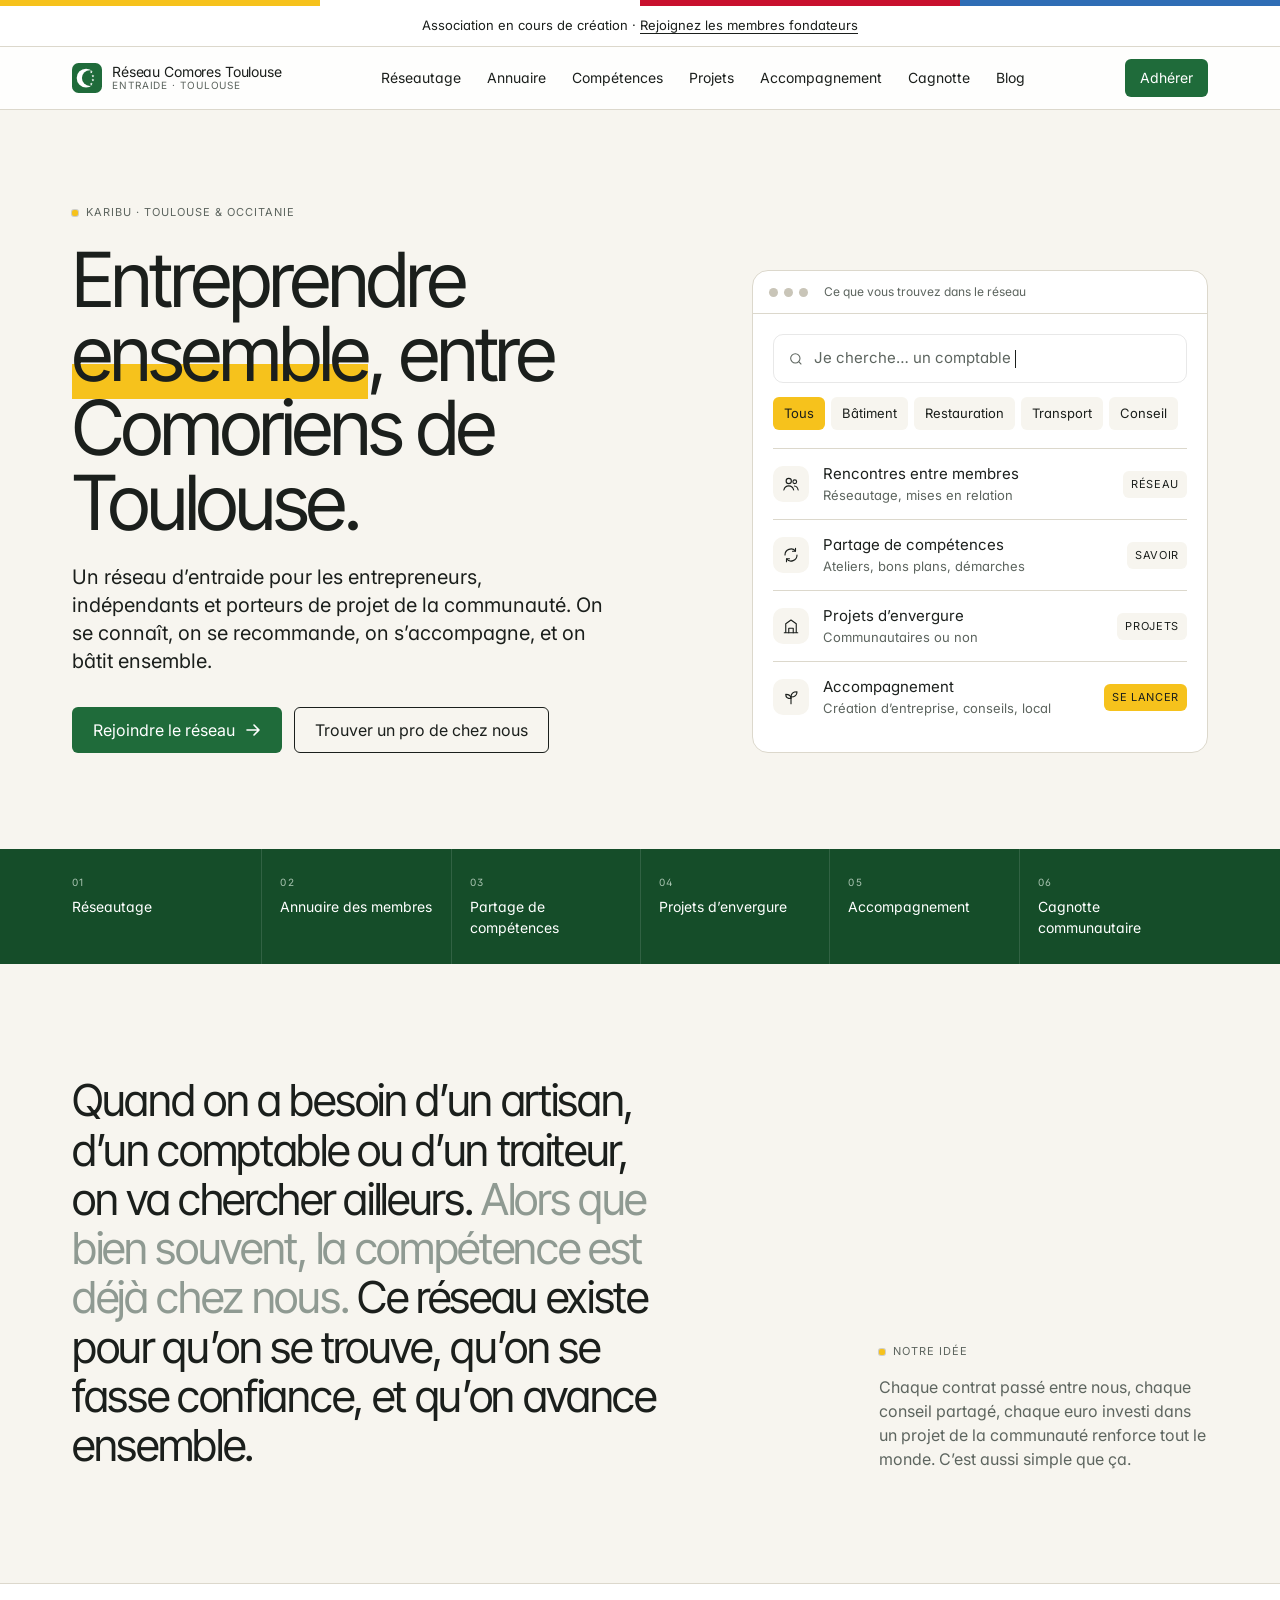
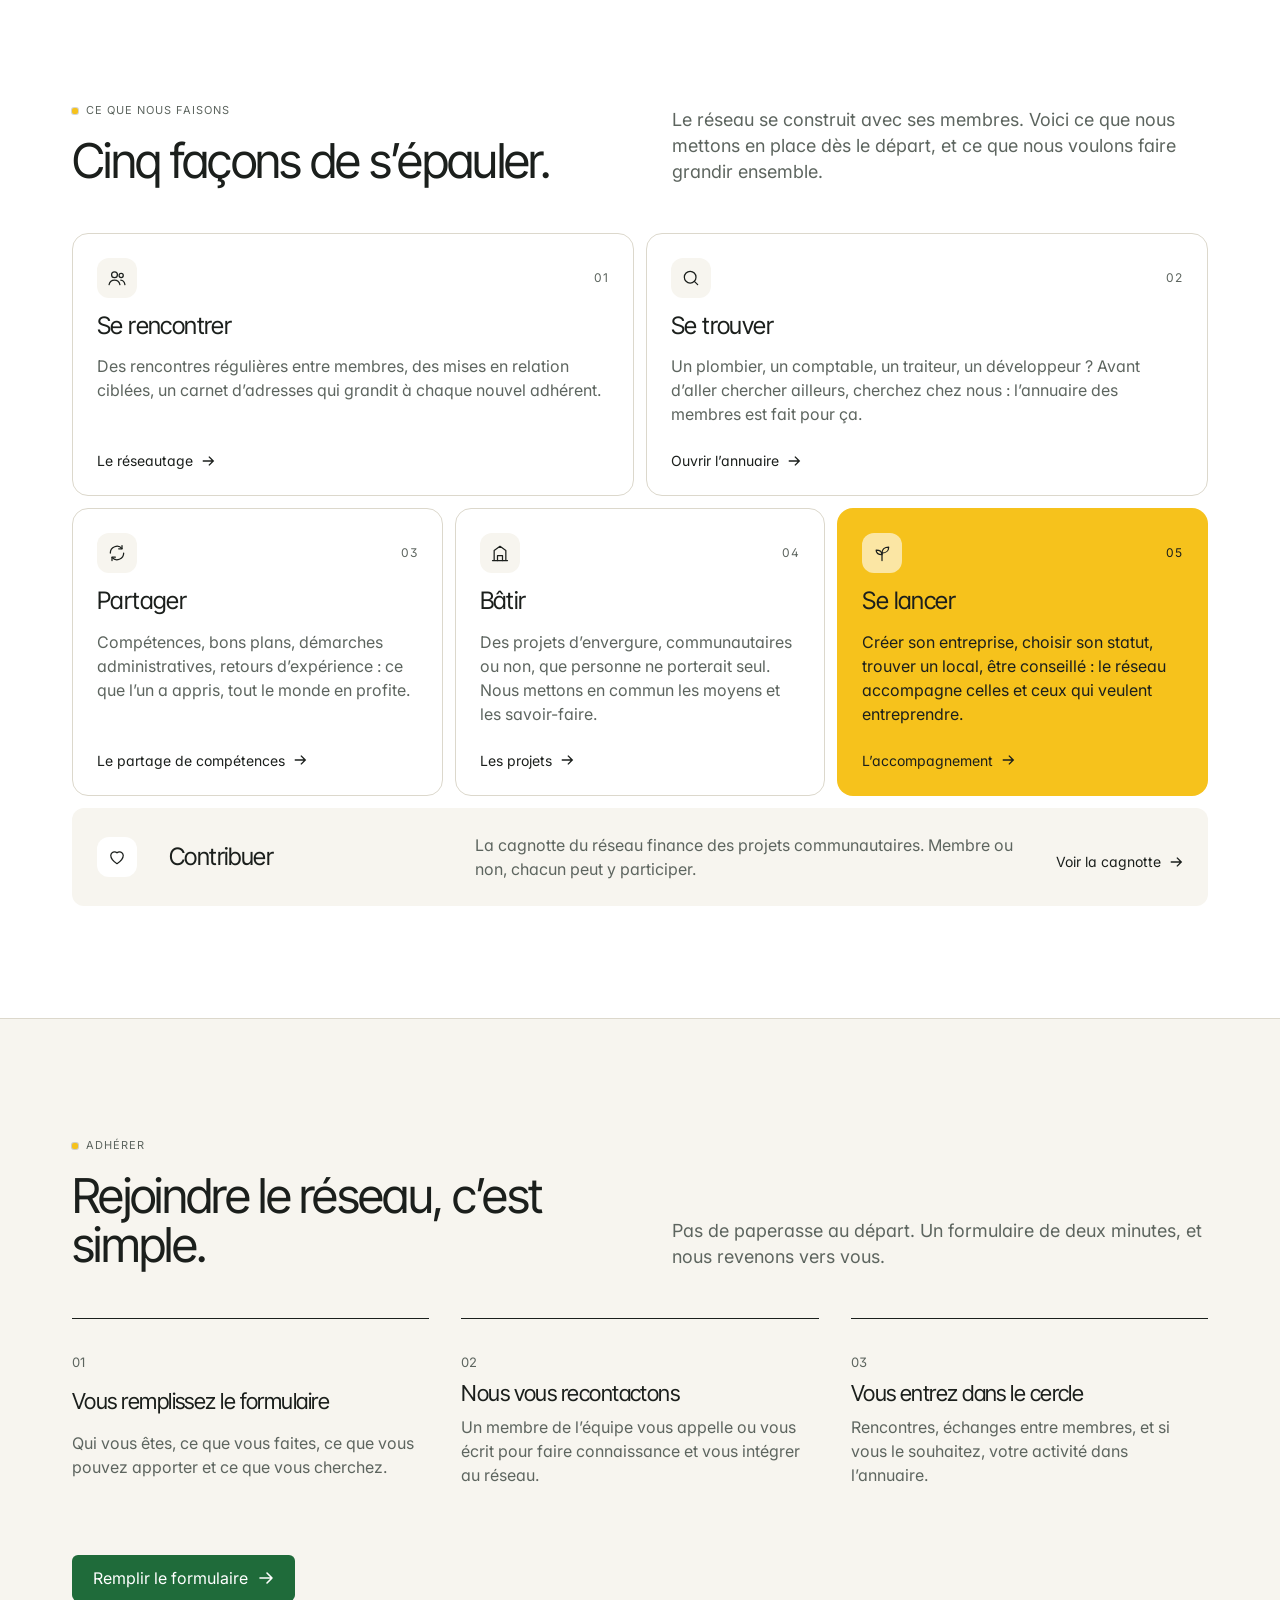
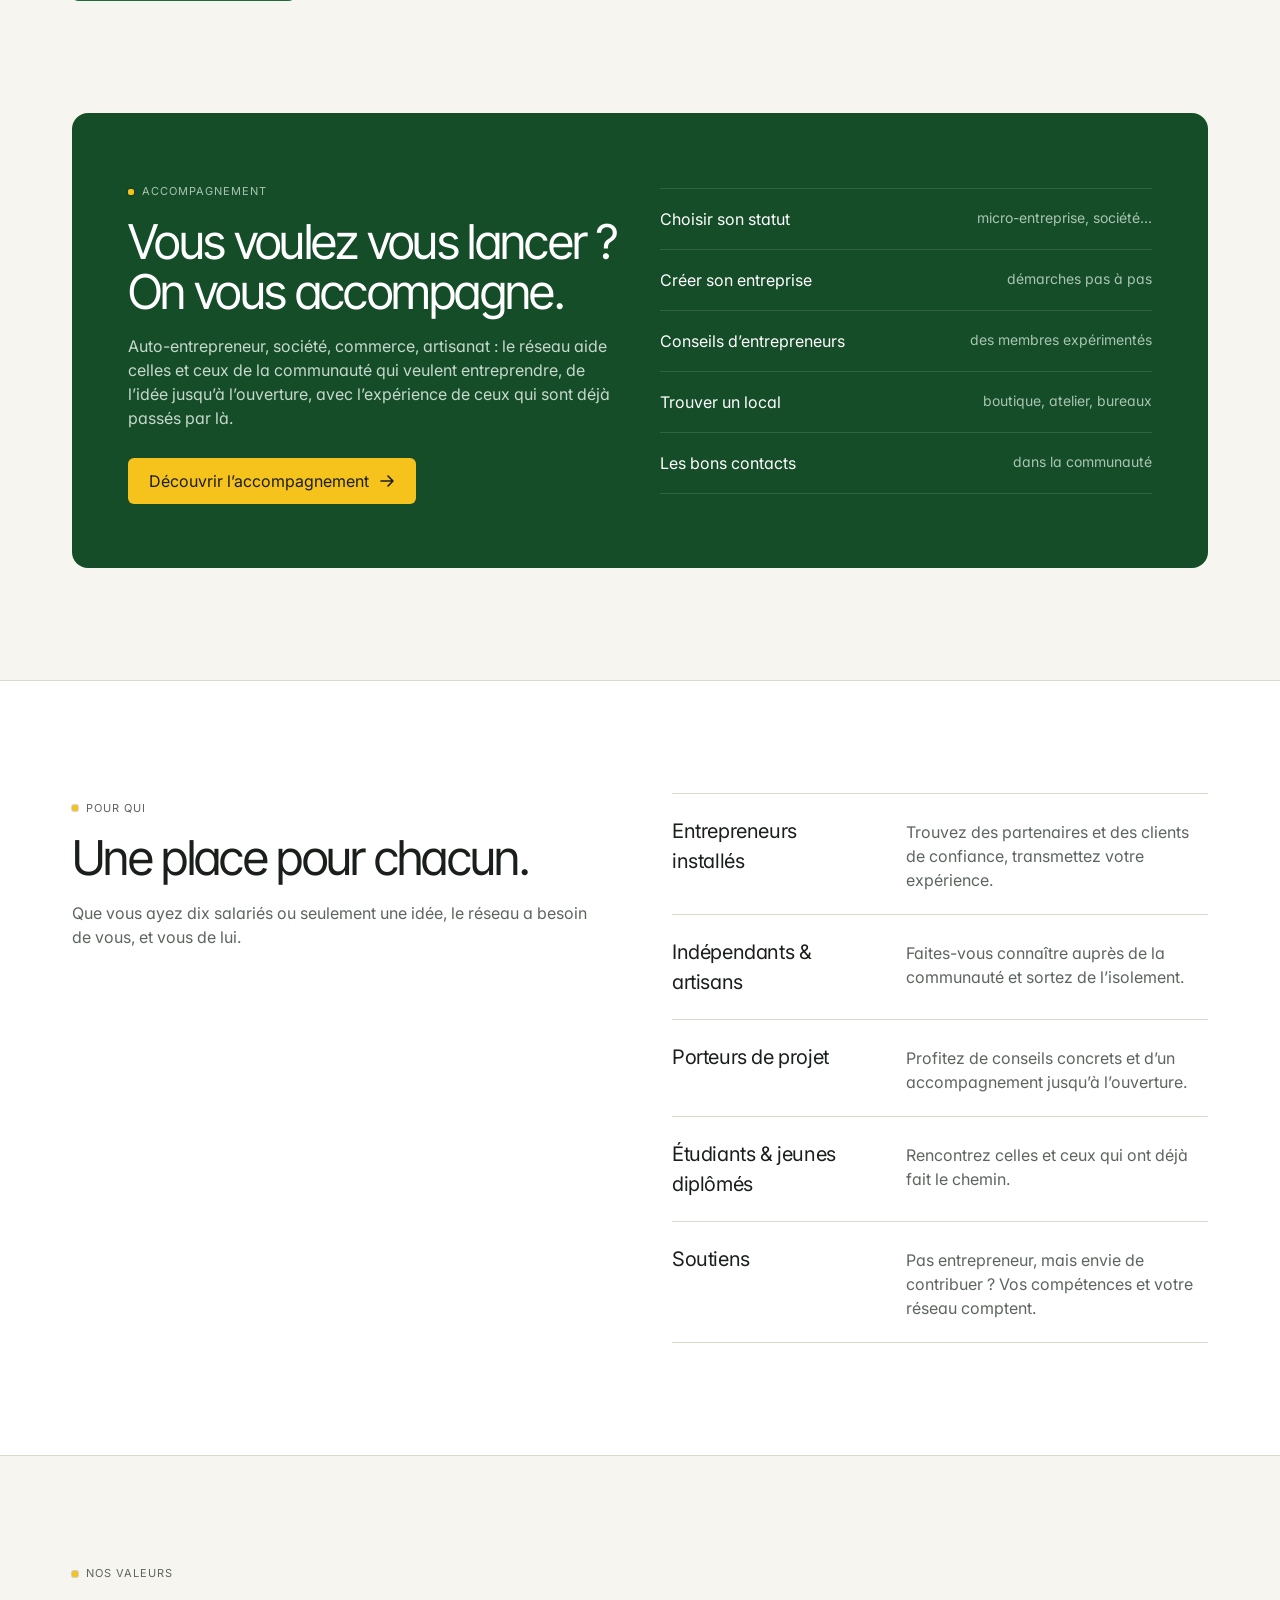
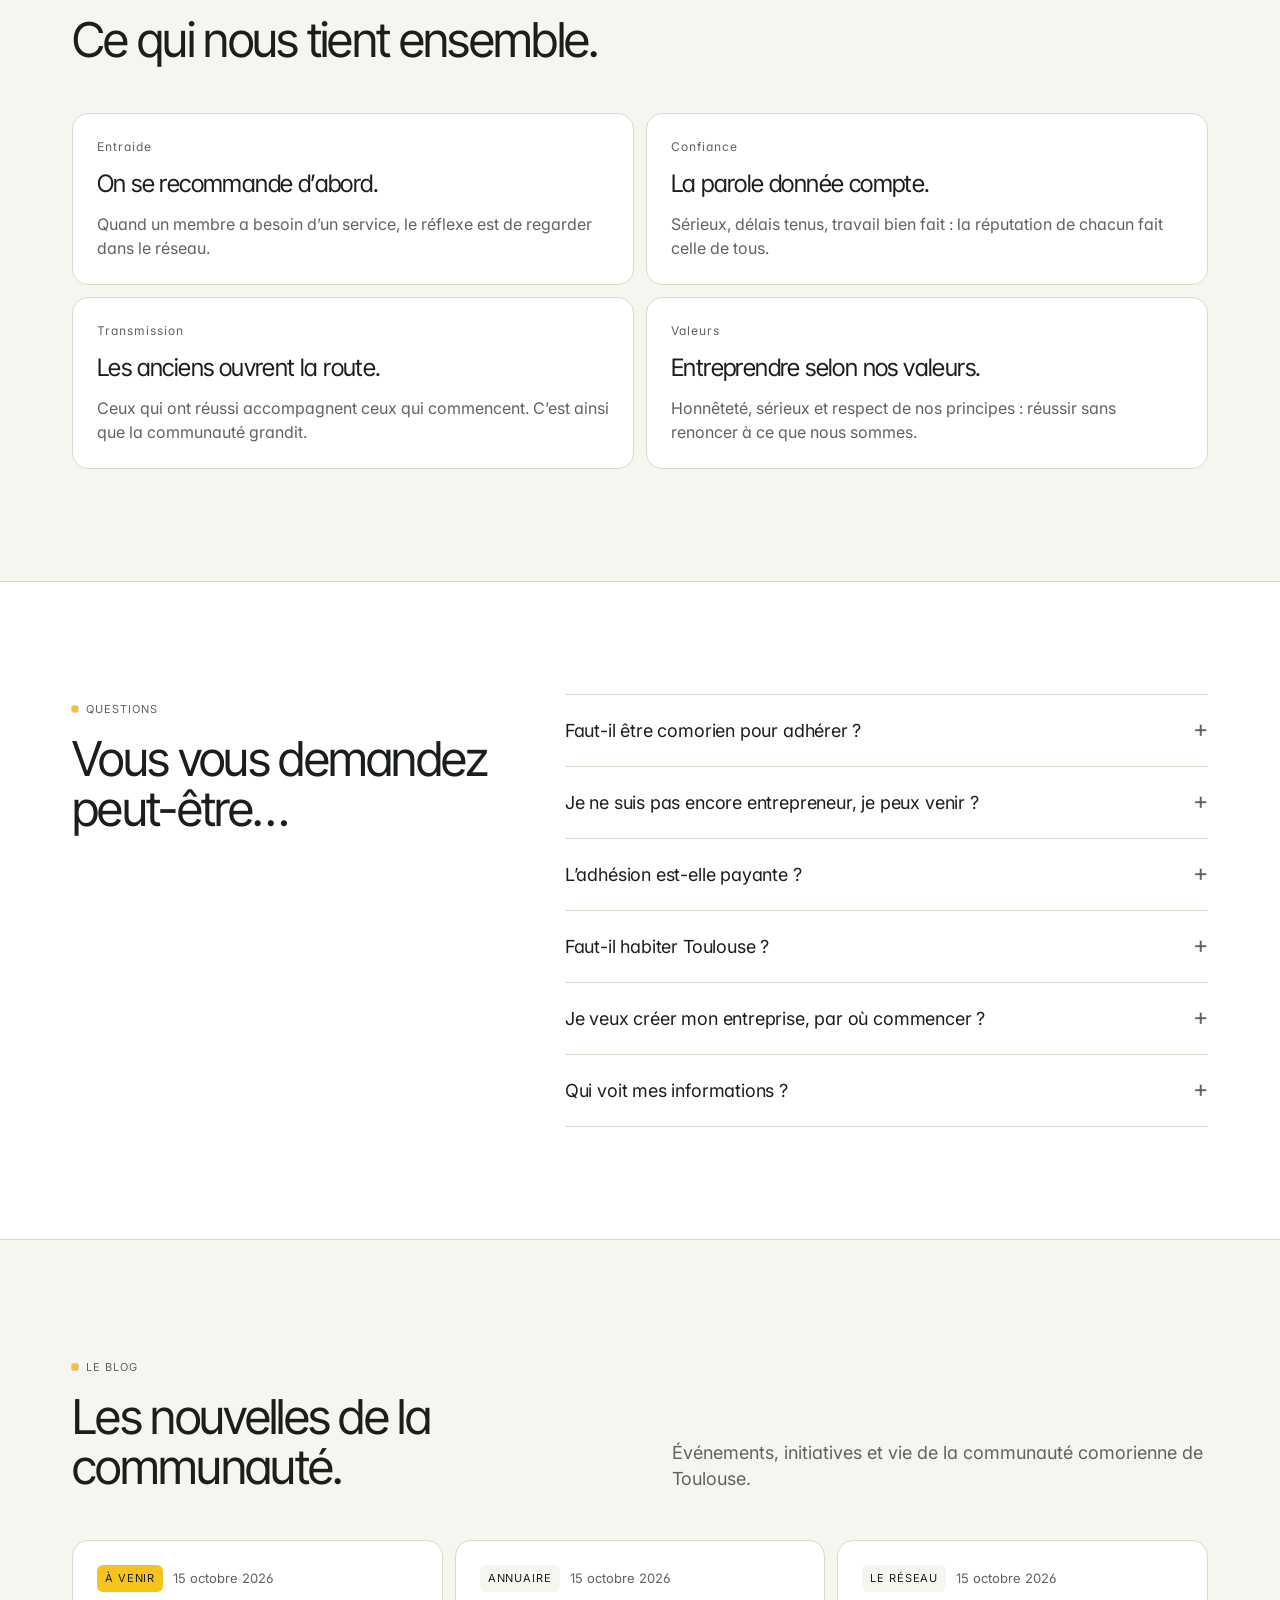
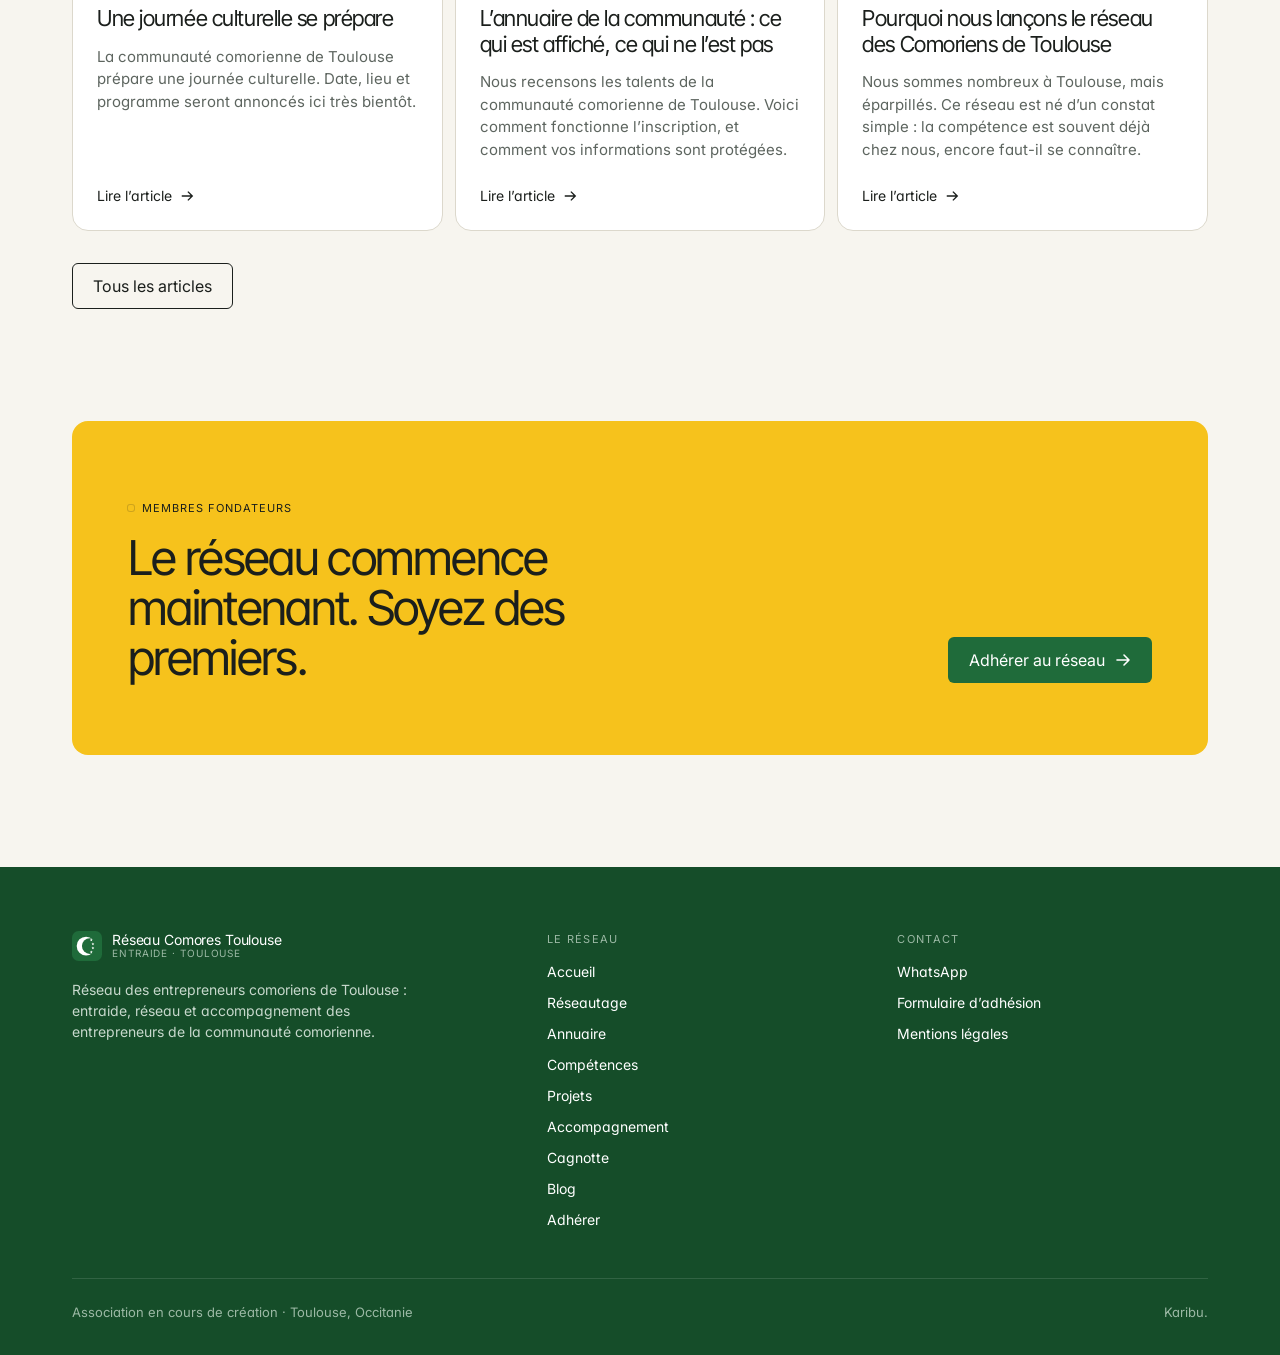
<file: index.html>
<!doctype html>
<html lang="fr"><head>
<meta charset="utf-8"><meta name="viewport" content="width=device-width, initial-scale=1">
<title>Réseau des entrepreneurs comoriens de Toulouse · Entraide, réseau et accompagnement</title>
<meta name="description" content="Le réseau d’entraide des entrepreneurs comoriens de Toulouse : rencontres, annuaire des membres, partage de compétences, projets communs et accompagnement à la création d’entreprise. Rejoignez les membres fondateurs.">
<link rel="canonical" href="https://kevinhadad36.github.io/entraide-comores-toulouse/">
<meta property="og:type" content="website"><meta property="og:locale" content="fr_FR">
<meta property="og:site_name" content="Réseau des entrepreneurs comoriens de Toulouse">
<meta property="og:title" content="Réseau des entrepreneurs comoriens de Toulouse · Entraide, réseau et accompagnement"><meta property="og:description" content="Le réseau d’entraide des entrepreneurs comoriens de Toulouse : rencontres, annuaire des membres, partage de compétences, projets communs et accompagnement à la création d’entreprise. Rejoignez les membres fondateurs.">
<meta property="og:url" content="https://kevinhadad36.github.io/entraide-comores-toulouse/"><meta property="og:image" content="https://kevinhadad36.github.io/entraide-comores-toulouse/assets/og.png">
<meta property="og:image:width" content="1200"><meta property="og:image:height" content="630">
<meta name="twitter:card" content="summary_large_image">
<meta name="theme-color" content="#f7f5ef">
<link rel="icon" href="assets/logo.svg" type="image/svg+xml">
<link rel="preconnect" href="https://fonts.googleapis.com"><link rel="preconnect" href="https://fonts.gstatic.com" crossorigin>
<link href="https://fonts.googleapis.com/css2?family=Inter:wght@400&family=Inter+Tight:wght@400&display=swap" rel="stylesheet">
<link rel="stylesheet" href="assets/style.css">

</head><body>
<div class="announce">Association en cours de création · <a href="adherer/">Rejoignez les membres fondateurs</a></div>
<header class="top"><div class="wrap nav">
<a class="brand" href="./"><svg viewBox="0 0 32 32" aria-hidden="true"><rect width="32" height="32" rx="7" fill="#1f6b3a"/><mask id="lg"><rect width="32" height="32" fill="#fff"/><circle cx="19" cy="16" r="8.4" fill="#000"/></mask><circle cx="15" cy="16" r="10" fill="#fff" mask="url(#lg)"/><g fill="#fff"><polygon points="20.60,8.05 21.01,9.04 22.07,9.12 21.26,9.82 21.51,10.85 20.60,10.30 19.69,10.85 19.94,9.82 19.13,9.12 20.19,9.04"/><polygon points="22.30,12.35 22.71,13.34 23.77,13.42 22.96,14.12 23.21,15.15 22.30,14.60 21.39,15.15 21.64,14.12 20.83,13.42 21.89,13.34"/><polygon points="22.30,16.55 22.71,17.54 23.77,17.62 22.96,18.32 23.21,19.35 22.30,18.80 21.39,19.35 21.64,18.32 20.83,17.62 21.89,17.54"/><polygon points="20.60,20.85 21.01,21.84 22.07,21.92 21.26,22.62 21.51,23.65 20.60,23.10 19.69,23.65 19.94,22.62 19.13,21.92 20.19,21.84"/></g></svg><span>Réseau Comores Toulouse<small>Entraide · Toulouse</small></span></a>
<ul><li><a href="reseautage/">Réseautage</a></li><li><a href="annuaire/">Annuaire</a></li><li><a href="competences/">Compétences</a></li><li><a href="projets/">Projets</a></li><li><a href="accompagnement/">Accompagnement</a></li><li><a href="cagnotte/">Cagnotte</a></li><li><a href="blog/">Blog</a></li></ul>
<div class="nav-right"><a class="btn btn-hl" href="adherer/">Adhérer</a><button class="menu-btn" aria-label="Menu" aria-expanded="false" aria-controls="drawer"><svg viewBox="0 0 24 24"><path d="M4 8h16M4 16h16"/></svg></button></div>
</div><nav class="drawer" id="drawer"><a href="./">Accueil</a><a href="reseautage/">Réseautage</a><a href="annuaire/">Annuaire</a><a href="competences/">Compétences</a><a href="projets/">Projets</a><a href="accompagnement/">Accompagnement</a><a href="cagnotte/">Cagnotte</a><a href="blog/">Blog</a><a href="adherer/">Adhérer au réseau</a></nav></header>
<main>

<div class="hero"><div class="wrap hero-grid">
  <div>
    <span class="label">Karibu · Toulouse &amp; Occitanie</span>
    <h1>Entreprendre <span class="hl">ensemble</span>, entre Comoriens de Toulouse.</h1>
    <p class="lead">Un réseau d’entraide pour les entrepreneurs, indépendants et porteurs de projet de la communauté. On se connaît, on se recommande, on s’accompagne, et on bâtit ensemble.</p>
    <div class="cta">
      <a class="btn btn-hl" href="adherer/">Rejoindre le réseau <svg viewBox="0 0 16 16"><path d="M2 8h12M9 3l5 5-5 5"/></svg></a>
      <a class="btn btn-out" href="annuaire/">Trouver un pro de chez nous</a>
    </div>
  </div>
  <div class="panel reveal" aria-hidden="true">
    <div class="panel-bar"><i></i><i></i><i></i><span>Ce que vous trouvez dans le réseau</span></div>
    <div class="panel-body">
      <div class="search"><svg viewBox="0 0 24 24"><circle cx="11" cy="11" r="7"/><path d="M20 20l-4-4"/></svg><span>Je cherche… un comptable</span><span class="caret"></span></div>
      <div class="chips"><span class="chip on">Tous</span><span class="chip">Bâtiment</span><span class="chip">Restauration</span><span class="chip">Transport</span><span class="chip">Conseil</span></div>
      <ul class="rows">
        <li><span class="ic"><svg viewBox="0 0 24 24"><circle cx="9" cy="8" r="3.5"/><path d="M2.5 20c.8-3.6 3.4-5.5 6.5-5.5s5.7 1.9 6.5 5.5"/><circle cx="17" cy="9" r="2.5"/><path d="M16.5 14.6c2.6.2 4.4 1.9 5 5.4"/></svg></span><div><b>Rencontres entre membres</b><small>Réseautage, mises en relation</small></div><span class="st">Réseau</span></li>
        <li><span class="ic"><svg viewBox="0 0 24 24"><path d="M4 12a8 8 0 0 1 14-5.3M20 12a8 8 0 0 1-14 5.3"/><path d="M18 3v4h-4M6 21v-4h4"/></svg></span><div><b>Partage de compétences</b><small>Ateliers, bons plans, démarches</small></div><span class="st">Savoir</span></li>
        <li><span class="ic"><svg viewBox="0 0 24 24"><path d="M3 21h18M5 21V9l7-5 7 5v12"/><path d="M9 21v-6h6v6"/></svg></span><div><b>Projets d’envergure</b><small>Communautaires ou non</small></div><span class="st">Projets</span></li>
        <li><span class="ic"><svg viewBox="0 0 24 24"><path d="M12 21v-9"/><path d="M12 12c0-4 3-7 8-7 0 4-3 7-8 7z"/><path d="M12 14c0-3-2.5-5.5-7-5.5 0 3 2.5 5.5 7 5.5z"/></svg></span><div><b>Accompagnement</b><small>Création d’entreprise, conseils, local</small></div><span class="st go">Se lancer</span></li>
      </ul>
    </div>
  </div>
</div></div>

<div class="ticker on-dark"><div class="wrap"><ul>
  <li><a href="reseautage/"><span>01</span>Réseautage</a></li><li><a href="annuaire/"><span>02</span>Annuaire des membres</a></li><li><a href="competences/"><span>03</span>Partage de compétences</a></li><li><a href="projets/"><span>04</span>Projets d’envergure</a></li><li><a href="accompagnement/"><span>05</span>Accompagnement</a></li><li><a href="cagnotte/"><span>06</span>Cagnotte communautaire</a></li>
</ul></div></div>

<section><div class="wrap manifesto-grid">
  <p class="manifesto reveal">Quand on a besoin d’un artisan, d’un comptable ou d’un traiteur, on va chercher ailleurs. <span class="dim">Alors que bien souvent, la compétence est déjà chez nous.</span> Ce réseau existe pour qu’on se trouve, qu’on se fasse confiance, et qu’on avance ensemble.</p>
  <div><span class="label">Notre idée</span><p class="muted" style="margin-top:14px">Chaque contrat passé entre nous, chaque conseil partagé, chaque euro investi dans un projet de la communauté renforce tout le monde. C’est aussi simple que ça.</p></div>
</div></section>

<section class="paper" id="piliers"><div class="wrap">
  <div class="head split"><div><span class="label">Ce que nous faisons</span><h2 style="margin-top:16px">Cinq façons de s’épauler.</h2></div><p>Le réseau se construit avec ses membres. Voici ce que nous mettons en place dès le départ, et ce que nous voulons faire grandir ensemble.</p></div>
  <div class="pillars">
  <a href="reseautage/" class="card reveal wide">
    <div style="display:flex;justify-content:space-between;align-items:center"><span class="icon"><svg viewBox="0 0 24 24"><circle cx="9" cy="8" r="3.5"/><path d="M2.5 20c.8-3.6 3.4-5.5 6.5-5.5s5.7 1.9 6.5 5.5"/><circle cx="17" cy="9" r="2.5"/><path d="M16.5 14.6c2.6.2 4.4 1.9 5 5.4"/></svg></span><span class="num">01</span></div>
    <h3>Se rencontrer</h3><p>Des rencontres régulières entre membres, des mises en relation ciblées, un carnet d’adresses qui grandit à chaque nouvel adhérent.</p><span class="more">Le réseautage <svg viewBox="0 0 16 16"><path d="M2 8h12M9 3l5 5-5 5"/></svg></span>
  </a><a href="annuaire/" class="card reveal wide">
    <div style="display:flex;justify-content:space-between;align-items:center"><span class="icon"><svg viewBox="0 0 24 24"><circle cx="11" cy="11" r="7"/><path d="M20 20l-4-4"/></svg></span><span class="num">02</span></div>
    <h3>Se trouver</h3><p>Un plombier, un comptable, un traiteur, un développeur ? Avant d’aller chercher ailleurs, cherchez chez nous : l’annuaire des membres est fait pour ça.</p><span class="more">Ouvrir l’annuaire <svg viewBox="0 0 16 16"><path d="M2 8h12M9 3l5 5-5 5"/></svg></span>
  </a><a href="competences/" class="card reveal">
    <div style="display:flex;justify-content:space-between;align-items:center"><span class="icon"><svg viewBox="0 0 24 24"><path d="M4 12a8 8 0 0 1 14-5.3M20 12a8 8 0 0 1-14 5.3"/><path d="M18 3v4h-4M6 21v-4h4"/></svg></span><span class="num">03</span></div>
    <h3>Partager</h3><p>Compétences, bons plans, démarches administratives, retours d’expérience : ce que l’un a appris, tout le monde en profite.</p><span class="more">Le partage de compétences <svg viewBox="0 0 16 16"><path d="M2 8h12M9 3l5 5-5 5"/></svg></span>
  </a><a href="projets/" class="card reveal">
    <div style="display:flex;justify-content:space-between;align-items:center"><span class="icon"><svg viewBox="0 0 24 24"><path d="M3 21h18M5 21V9l7-5 7 5v12"/><path d="M9 21v-6h6v6"/></svg></span><span class="num">04</span></div>
    <h3>Bâtir</h3><p>Des projets d’envergure, communautaires ou non, que personne ne porterait seul. Nous mettons en commun les moyens et les savoir-faire.</p><span class="more">Les projets <svg viewBox="0 0 16 16"><path d="M2 8h12M9 3l5 5-5 5"/></svg></span>
  </a><a href="accompagnement/" class="card reveal hl">
    <div style="display:flex;justify-content:space-between;align-items:center"><span class="icon"><svg viewBox="0 0 24 24"><path d="M12 21v-9"/><path d="M12 12c0-4 3-7 8-7 0 4-3 7-8 7z"/><path d="M12 14c0-3-2.5-5.5-7-5.5 0 3 2.5 5.5 7 5.5z"/></svg></span><span class="num">05</span></div>
    <h3>Se lancer</h3><p>Créer son entreprise, choisir son statut, trouver un local, être conseillé : le réseau accompagne celles et ceux qui veulent entreprendre.</p><span class="more">L’accompagnement <svg viewBox="0 0 16 16"><path d="M2 8h12M9 3l5 5-5 5"/></svg></span>
  </a>
  <a href="cagnotte/" class="card wash full reveal">
    <div style="display:flex;justify-content:space-between;align-items:center"><span class="icon" style="background:#fff"><svg viewBox="0 0 24 24"><path d="M12 20s-7.5-4.6-7.5-10A4.5 4.5 0 0 1 12 7a4.5 4.5 0 0 1 7.5 3c0 5.4-7.5 10-7.5 10z"/></svg></span><span class="num">06</span></div>
    <h3>Contribuer</h3><p>La cagnotte du réseau finance des projets communautaires. Membre ou non, chacun peut y participer.</p><span class="more">Voir la cagnotte <svg viewBox="0 0 16 16"><path d="M2 8h12M9 3l5 5-5 5"/></svg></span>
  </a>
  </div>
</div></section>

<section><div class="wrap">
  <div class="head split"><div><span class="label">Adhérer</span><h2 style="margin-top:16px">Rejoindre le réseau, c’est simple.</h2></div><p>Pas de paperasse au départ. Un formulaire de deux minutes, et nous revenons vers vous.</p></div>
  <ol class="steps">
    <li><h3>Vous remplissez le formulaire</h3><p>Qui vous êtes, ce que vous faites, ce que vous pouvez apporter et ce que vous cherchez.</p></li>
    <li><h3>Nous vous recontactons</h3><p>Un membre de l’équipe vous appelle ou vous écrit pour faire connaissance et vous intégrer au réseau.</p></li>
    <li><h3>Vous entrez dans le cercle</h3><p>Rencontres, échanges entre membres, et si vous le souhaitez, votre activité dans l’annuaire.</p></li>
  </ol>
  <div class="cta" style="margin-top:40px"><a class="btn btn-hl" href="adherer/">Remplir le formulaire <svg viewBox="0 0 16 16"><path d="M2 8h12M9 3l5 5-5 5"/></svg></a></div>
</div></section>

<section style="padding-top:0"><div class="wrap">
  <div class="dark on-dark reveal">
    <div><span class="label">Accompagnement</span><h2 style="margin:16px 0 18px">Vous voulez vous lancer ? On vous accompagne.</h2>
    <p>Auto-entrepreneur, société, commerce, artisanat : le réseau aide celles et ceux de la communauté qui veulent entreprendre, de l’idée jusqu’à l’ouverture, avec l’expérience de ceux qui sont déjà passés par là.</p>
    <div class="cta" style="margin-top:28px"><a class="btn btn-hl" href="accompagnement/">Découvrir l’accompagnement <svg viewBox="0 0 16 16"><path d="M2 8h12M9 3l5 5-5 5"/></svg></a></div></div>
    <ul class="dark-list">
      <li>Choisir son statut<span>micro-entreprise, société…</span></li>
      <li>Créer son entreprise<span>démarches pas à pas</span></li>
      <li>Conseils d’entrepreneurs<span>des membres expérimentés</span></li>
      <li>Trouver un local<span>boutique, atelier, bureaux</span></li>
      <li>Les bons contacts<span>dans la communauté</span></li>
    </ul>
  </div>
</div></section>

<section class="paper"><div class="wrap two">
  <div><span class="label">Pour qui</span><h2 style="margin-top:16px">Une place pour chacun.</h2><p class="muted" style="margin-top:18px">Que vous ayez dix salariés ou seulement une idée, le réseau a besoin de vous, et vous de lui.</p></div>
  <ul class="who">
    <li><b>Entrepreneurs installés</b><span>Trouvez des partenaires et des clients de confiance, transmettez votre expérience.</span></li>
    <li><b>Indépendants &amp; artisans</b><span>Faites-vous connaître auprès de la communauté et sortez de l’isolement.</span></li>
    <li><b>Porteurs de projet</b><span>Profitez de conseils concrets et d’un accompagnement jusqu’à l’ouverture.</span></li>
    <li><b>Étudiants &amp; jeunes diplômés</b><span>Rencontrez celles et ceux qui ont déjà fait le chemin.</span></li>
    <li><b>Soutiens</b><span>Pas entrepreneur, mais envie de contribuer ? Vos compétences et votre réseau comptent.</span></li>
  </ul>
</div></section>

<section><div class="wrap">
  <div class="head"><span class="label">Nos valeurs</span><h2 style="margin-top:16px">Ce qui nous tient ensemble.</h2></div>
  <div class="pillars">
    <div class="card reveal wide"><span class="num">Entraide</span><h3>On se recommande d’abord.</h3><p>Quand un membre a besoin d’un service, le réflexe est de regarder dans le réseau.</p></div>
    <div class="card reveal wide"><span class="num">Confiance</span><h3>La parole donnée compte.</h3><p>Sérieux, délais tenus, travail bien fait : la réputation de chacun fait celle de tous.</p></div>
    <div class="card reveal wide"><span class="num">Transmission</span><h3>Les anciens ouvrent la route.</h3><p>Ceux qui ont réussi accompagnent ceux qui commencent. C’est ainsi que la communauté grandit.</p></div>
    <div class="card reveal wide"><span class="num">Valeurs</span><h3>Entreprendre selon nos valeurs.</h3><p>Honnêteté, sérieux et respect de nos principes : réussir sans renoncer à ce que nous sommes.</p></div>
  </div>
</div></section>

<section class="paper" id="faq"><div class="wrap faq-grid">
  <div><span class="label">Questions</span><h2 style="margin-top:16px">Vous vous demandez peut-être…</h2></div>
  <div class="faq"><details><summary>Faut-il être comorien pour adhérer ?</summary><p>Le réseau est pensé pour la communauté comorienne de Toulouse et de sa région, et pour toutes celles et ceux qui ont un lien avec les Comores. Vous vous posez la question ? Remplissez le formulaire, nous en parlerons ensemble.</p></details><details><summary>Je ne suis pas encore entrepreneur, je peux venir ?</summary><p>Oui, et c’est même une des raisons d’être du réseau. Porteurs de projet, étudiants, salariés qui veulent se lancer : vous trouverez ici des gens qui sont passés par là.</p></details><details><summary>L’adhésion est-elle payante ?</summary><p>Le formulaire est gratuit et ne vous engage à rien. Les modalités de cotisation seront fixées collectivement lors de la création officielle de l’association, et communiquées à tous les inscrits.</p></details><details><summary>Faut-il habiter Toulouse ?</summary><p>Les rencontres ont lieu à Toulouse et autour. L’accompagnement peut s’ouvrir plus largement à la diaspora en France : inscrivez-vous en précisant votre ville.</p></details><details><summary>Je veux créer mon entreprise, par où commencer ?</summary><p>Remplissez le formulaire en indiquant votre projet : nous faisons le point avec vous sur le statut le plus adapté (micro-entreprise, entreprise individuelle, société), les démarches, et nous vous mettons en relation avec des membres qui sont passés par là.</p></details><details><summary>Qui voit mes informations ?</summary><p>Votre âge, votre téléphone, votre e-mail et votre adresse ne sont jamais publiés. Dans l’annuaire, vous choisissez d’apparaître sous votre prénom ou de façon anonyme, et vous pouvez demander à tout moment la modification ou la suppression de vos données.</p></details></div>
</div></section>

<section id="blog"><div class="wrap">
  <div class="head split"><div><span class="label">Le blog</span><h2 style="margin-top:16px">Les nouvelles de la communauté.</h2></div><p>Événements, initiatives et vie de la communauté comorienne de Toulouse.</p></div>
  <div class="posts"><a class="card post reveal" href="blog/journee-culturelle/">
  <div class="post-meta"><span class="tag soon">À venir</span><time datetime="2026-10-15">15 octobre 2026</time></div>
  <h3>Une journée culturelle se prépare</h3><p>La communauté comorienne de Toulouse prépare une journée culturelle. Date, lieu et programme seront annoncés ici très bientôt.</p><span class="more">Lire l’article <svg viewBox="0 0 16 16"><path d="M2 8h12M9 3l5 5-5 5"/></svg></span>
</a><a class="card post reveal" href="blog/annuaire-de-la-communaute/">
  <div class="post-meta"><span class="tag">Annuaire</span><time datetime="2026-10-15">15 octobre 2026</time></div>
  <h3>L’annuaire de la communauté : ce qui est affiché, ce qui ne l’est pas</h3><p>Nous recensons les talents de la communauté comorienne de Toulouse. Voici comment fonctionne l’inscription, et comment vos informations sont protégées.</p><span class="more">Lire l’article <svg viewBox="0 0 16 16"><path d="M2 8h12M9 3l5 5-5 5"/></svg></span>
</a><a class="card post reveal" href="blog/pourquoi-ce-reseau/">
  <div class="post-meta"><span class="tag">Le réseau</span><time datetime="2026-10-15">15 octobre 2026</time></div>
  <h3>Pourquoi nous lançons le réseau des Comoriens de Toulouse</h3><p>Nous sommes nombreux à Toulouse, mais éparpillés. Ce réseau est né d’un constat simple : la compétence est souvent déjà chez nous, encore faut-il se connaître.</p><span class="more">Lire l’article <svg viewBox="0 0 16 16"><path d="M2 8h12M9 3l5 5-5 5"/></svg></span>
</a></div>
  <div class="cta" style="margin-top:32px"><a class="btn btn-out" href="blog/">Tous les articles</a></div>
</div></section>

<section style="padding-top:0"><div class="wrap">
  <div class="final reveal">
    <div><span class="label" style="color:var(--ink)">Membres fondateurs</span><h2 style="margin-top:16px">Le réseau commence maintenant. Soyez des premiers.</h2></div>
    <div class="cta"><a class="btn btn-dark" href="adherer/">Adhérer au réseau <svg viewBox="0 0 16 16"><path d="M2 8h12M9 3l5 5-5 5"/></svg></a></div>
  </div>
</div></section>
</main>
<footer><div class="wrap">
<div class="foot">
<div><a class="brand" href="./"><svg viewBox="0 0 32 32" aria-hidden="true"><rect width="32" height="32" rx="7" fill="#1f6b3a"/><mask id="lg"><rect width="32" height="32" fill="#fff"/><circle cx="19" cy="16" r="8.4" fill="#000"/></mask><circle cx="15" cy="16" r="10" fill="#fff" mask="url(#lg)"/><g fill="#fff"><polygon points="20.60,8.05 21.01,9.04 22.07,9.12 21.26,9.82 21.51,10.85 20.60,10.30 19.69,10.85 19.94,9.82 19.13,9.12 20.19,9.04"/><polygon points="22.30,12.35 22.71,13.34 23.77,13.42 22.96,14.12 23.21,15.15 22.30,14.60 21.39,15.15 21.64,14.12 20.83,13.42 21.89,13.34"/><polygon points="22.30,16.55 22.71,17.54 23.77,17.62 22.96,18.32 23.21,19.35 22.30,18.80 21.39,19.35 21.64,18.32 20.83,17.62 21.89,17.54"/><polygon points="20.60,20.85 21.01,21.84 22.07,21.92 21.26,22.62 21.51,23.65 20.60,23.10 19.69,23.65 19.94,22.62 19.13,21.92 20.19,21.84"/></g></svg><span>Réseau Comores Toulouse<small>Entraide · Toulouse</small></span></a><p style="margin-top:18px;max-width:38ch">Réseau des entrepreneurs comoriens de Toulouse : entraide, réseau et accompagnement des entrepreneurs de la communauté comorienne.</p></div>
<div><h4>Le réseau</h4><ul><li><a href="./">Accueil</a></li><li><a href="reseautage/">Réseautage</a></li><li><a href="annuaire/">Annuaire</a></li><li><a href="competences/">Compétences</a></li><li><a href="projets/">Projets</a></li><li><a href="accompagnement/">Accompagnement</a></li><li><a href="cagnotte/">Cagnotte</a></li><li><a href="blog/">Blog</a></li><li><a href="adherer/">Adhérer</a></li></ul></div>
<div><h4>Contact</h4><ul><li><a href="https://wa.me/33641478339">WhatsApp</a></li><li><a href="adherer/">Formulaire d’adhésion</a></li><li><a href="mentions-legales/">Mentions légales</a></li></ul></div>
</div>
<div class="foot-bottom"><span>Association en cours de création · Toulouse, Occitanie</span><span>Karibu.</span></div>
</div></footer>
<script src="assets/app.js" defer></script>
</body></html>
</file>
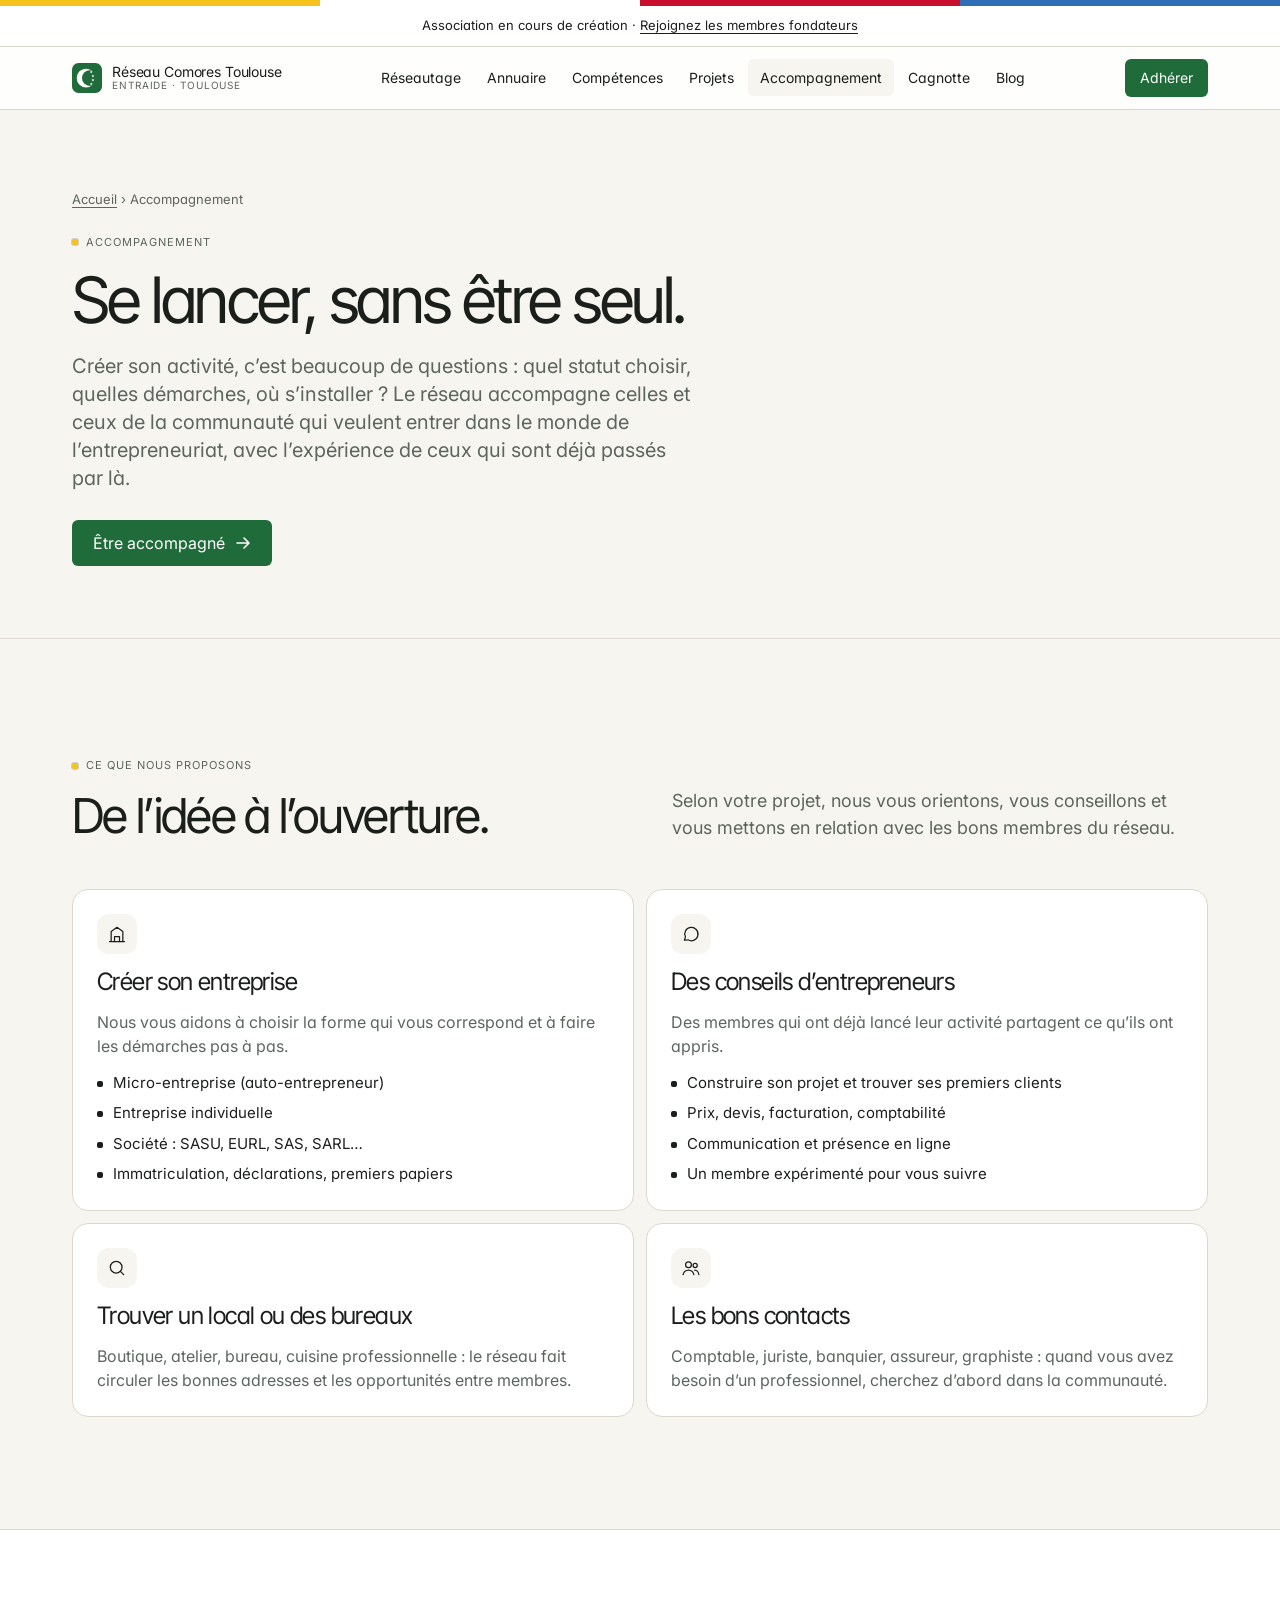
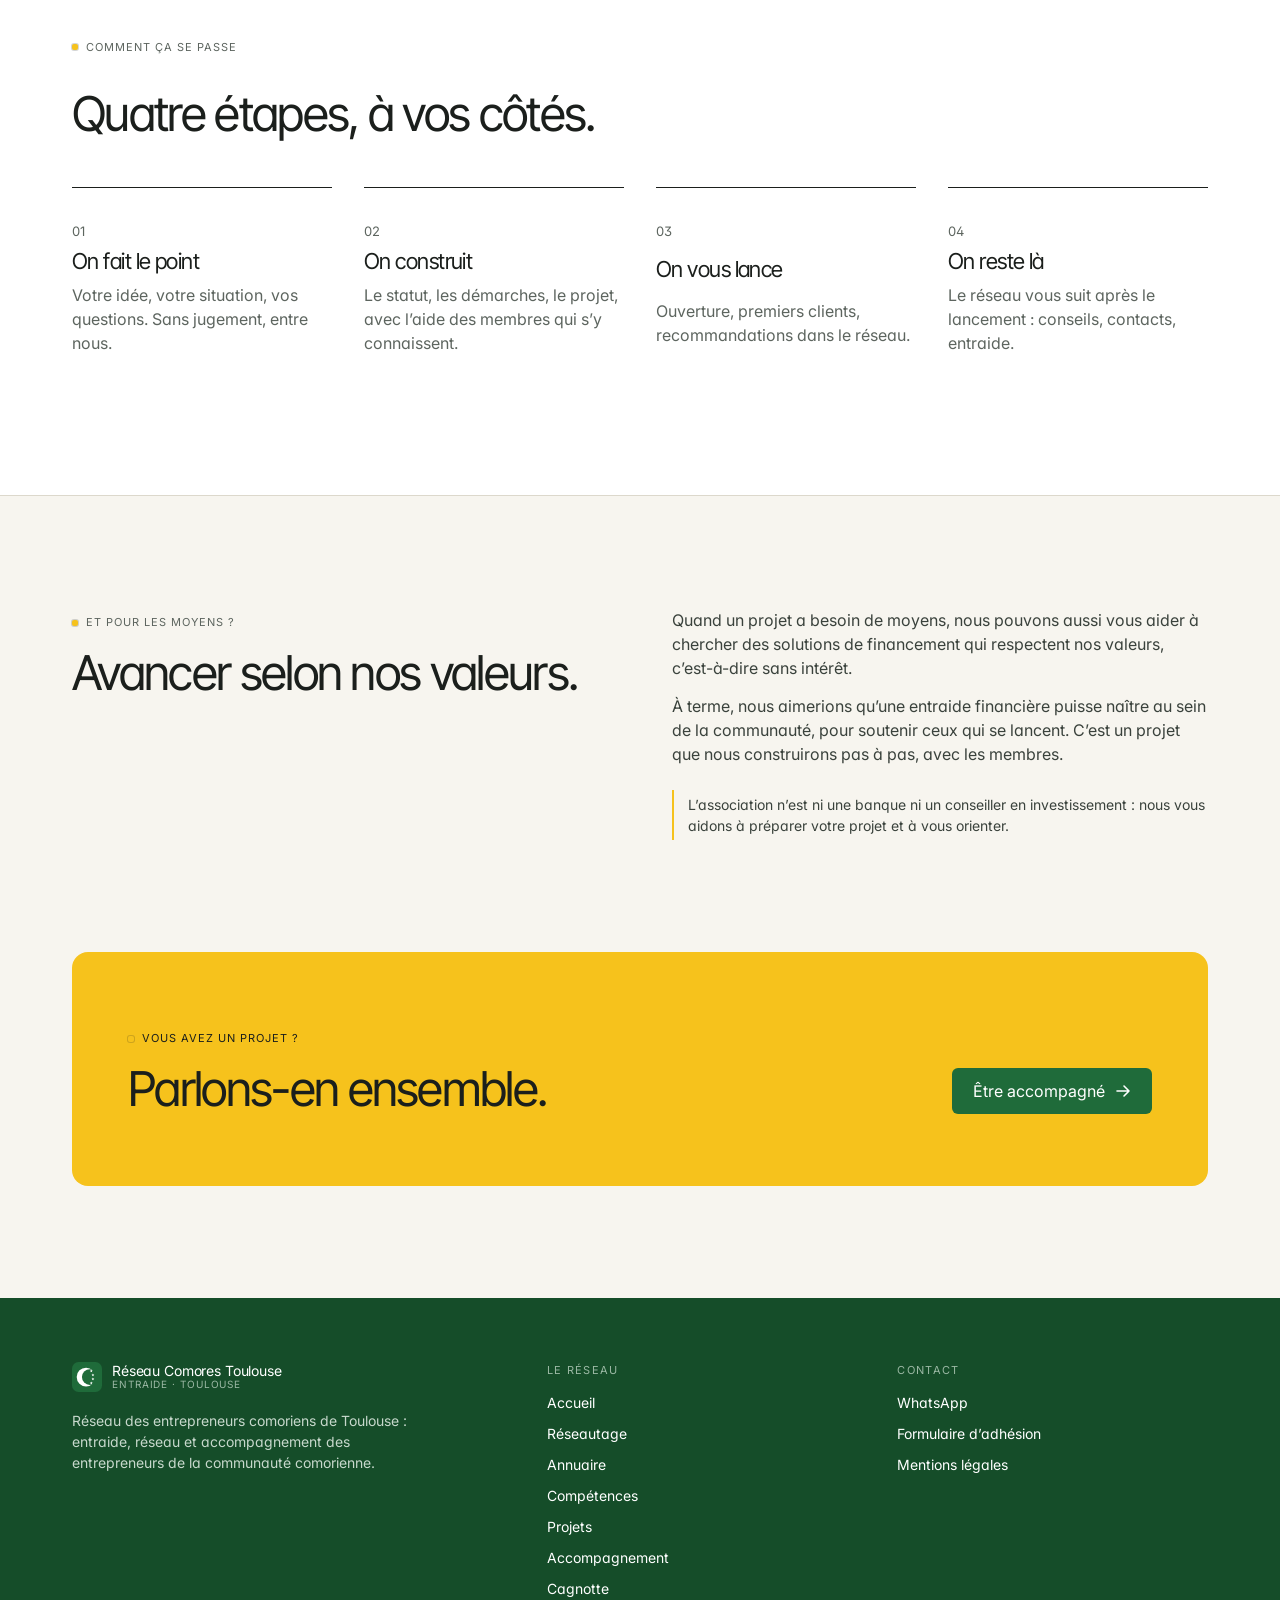
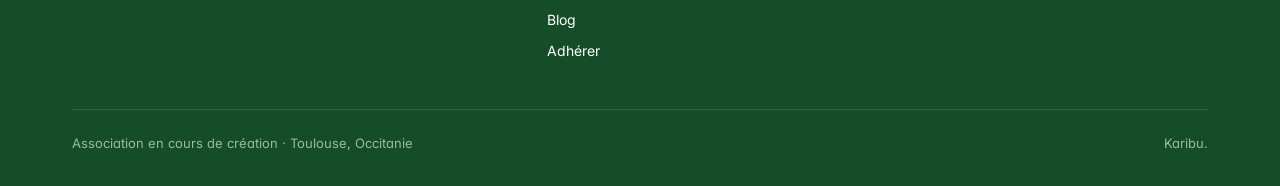
<file: accompagnement/index.html>
<!doctype html>
<html lang="fr"><head>
<meta charset="utf-8"><meta name="viewport" content="width=device-width, initial-scale=1">
<title>Accompagnement des entrepreneurs · Réseau des entrepreneurs comoriens de Toulouse</title>
<meta name="description" content="Se lancer dans l’entrepreneuriat avec le soutien de la communauté comorienne de Toulouse : création d’entreprise, conseils, recherche de local ou de bureaux.">
<link rel="canonical" href="https://kevinhadad36.github.io/entraide-comores-toulouse/accompagnement/">
<meta property="og:type" content="website"><meta property="og:locale" content="fr_FR">
<meta property="og:site_name" content="Réseau des entrepreneurs comoriens de Toulouse">
<meta property="og:title" content="Accompagnement des entrepreneurs · Réseau des entrepreneurs comoriens de Toulouse"><meta property="og:description" content="Se lancer dans l’entrepreneuriat avec le soutien de la communauté comorienne de Toulouse : création d’entreprise, conseils, recherche de local ou de bureaux.">
<meta property="og:url" content="https://kevinhadad36.github.io/entraide-comores-toulouse/accompagnement/"><meta property="og:image" content="https://kevinhadad36.github.io/entraide-comores-toulouse/assets/og.png">
<meta property="og:image:width" content="1200"><meta property="og:image:height" content="630">
<meta name="twitter:card" content="summary_large_image">
<meta name="theme-color" content="#f7f5ef">
<link rel="icon" href="../assets/logo.svg" type="image/svg+xml">
<link rel="preconnect" href="https://fonts.googleapis.com"><link rel="preconnect" href="https://fonts.gstatic.com" crossorigin>
<link href="https://fonts.googleapis.com/css2?family=Inter:wght@400&family=Inter+Tight:wght@400&display=swap" rel="stylesheet">
<link rel="stylesheet" href="../assets/style.css">

</head><body>
<div class="announce">Association en cours de création · <a href="../adherer/">Rejoignez les membres fondateurs</a></div>
<header class="top"><div class="wrap nav">
<a class="brand" href="../"><svg viewBox="0 0 32 32" aria-hidden="true"><rect width="32" height="32" rx="7" fill="#1f6b3a"/><mask id="lg"><rect width="32" height="32" fill="#fff"/><circle cx="19" cy="16" r="8.4" fill="#000"/></mask><circle cx="15" cy="16" r="10" fill="#fff" mask="url(#lg)"/><g fill="#fff"><polygon points="20.60,8.05 21.01,9.04 22.07,9.12 21.26,9.82 21.51,10.85 20.60,10.30 19.69,10.85 19.94,9.82 19.13,9.12 20.19,9.04"/><polygon points="22.30,12.35 22.71,13.34 23.77,13.42 22.96,14.12 23.21,15.15 22.30,14.60 21.39,15.15 21.64,14.12 20.83,13.42 21.89,13.34"/><polygon points="22.30,16.55 22.71,17.54 23.77,17.62 22.96,18.32 23.21,19.35 22.30,18.80 21.39,19.35 21.64,18.32 20.83,17.62 21.89,17.54"/><polygon points="20.60,20.85 21.01,21.84 22.07,21.92 21.26,22.62 21.51,23.65 20.60,23.10 19.69,23.65 19.94,22.62 19.13,21.92 20.19,21.84"/></g></svg><span>Réseau Comores Toulouse<small>Entraide · Toulouse</small></span></a>
<ul><li><a href="../reseautage/">Réseautage</a></li><li><a href="../annuaire/">Annuaire</a></li><li><a href="../competences/">Compétences</a></li><li><a href="../projets/">Projets</a></li><li><a href="../accompagnement/" aria-current="page">Accompagnement</a></li><li><a href="../cagnotte/">Cagnotte</a></li><li><a href="../blog/">Blog</a></li></ul>
<div class="nav-right"><a class="btn btn-hl" href="../adherer/">Adhérer</a><button class="menu-btn" aria-label="Menu" aria-expanded="false" aria-controls="drawer"><svg viewBox="0 0 24 24"><path d="M4 8h16M4 16h16"/></svg></button></div>
</div><nav class="drawer" id="drawer"><a href="../">Accueil</a><a href="../reseautage/">Réseautage</a><a href="../annuaire/">Annuaire</a><a href="../competences/">Compétences</a><a href="../projets/">Projets</a><a href="../accompagnement/">Accompagnement</a><a href="../cagnotte/">Cagnotte</a><a href="../blog/">Blog</a><a href="../adherer/">Adhérer au réseau</a></nav></header>
<main>

<div class="page-hero"><div class="wrap">
  <p class="crumb"><a href="../">Accueil</a> › Accompagnement</p>
  <span class="label">Accompagnement</span>
  <h1>Se lancer, sans être seul.</h1>
  <p class="lead">Créer son activité, c’est beaucoup de questions : quel statut choisir, quelles démarches, où s’installer ? Le réseau accompagne celles et ceux de la communauté qui veulent entrer dans le monde de l’entrepreneuriat, avec l’expérience de ceux qui sont déjà passés par là.</p>
  <div class="cta" style="margin-top:28px"><a class="btn btn-hl" href="../adherer/">Être accompagné <svg viewBox="0 0 16 16"><path d="M2 8h12M9 3l5 5-5 5"/></svg></a></div>
</div></div>

<section><div class="wrap">
  <div class="head split"><div><span class="label">Ce que nous proposons</span><h2 style="margin-top:16px">De l’idée à l’ouverture.</h2></div><p>Selon votre projet, nous vous orientons, vous conseillons et vous mettons en relation avec les bons membres du réseau.</p></div>
  <div class="pillars">
    <div class="card wide reveal"><span class="icon"><svg viewBox="0 0 24 24"><path d="M3 21h18M5 21V9l7-5 7 5v12"/><path d="M9 21v-6h6v6"/></svg></span><h3>Créer son entreprise</h3><p>Nous vous aidons à choisir la forme qui vous correspond et à faire les démarches pas à pas.</p><ul><li>Micro-entreprise (auto-entrepreneur)</li><li>Entreprise individuelle</li><li>Société : SASU, EURL, SAS, SARL…</li><li>Immatriculation, déclarations, premiers papiers</li></ul></div>
    <div class="card wide reveal"><span class="icon"><svg viewBox="0 0 24 24"><path d="M4 19.5l1.3-3.8A8 8 0 1 1 8.4 19z"/></svg></span><h3>Des conseils d’entrepreneurs</h3><p>Des membres qui ont déjà lancé leur activité partagent ce qu’ils ont appris.</p><ul><li>Construire son projet et trouver ses premiers clients</li><li>Prix, devis, facturation, comptabilité</li><li>Communication et présence en ligne</li><li>Un membre expérimenté pour vous suivre</li></ul></div>
    <div class="card wide reveal"><span class="icon"><svg viewBox="0 0 24 24"><circle cx="11" cy="11" r="7"/><path d="M20 20l-4-4"/></svg></span><h3>Trouver un local ou des bureaux</h3><p>Boutique, atelier, bureau, cuisine professionnelle : le réseau fait circuler les bonnes adresses et les opportunités entre membres.</p></div>
    <div class="card wide reveal"><span class="icon"><svg viewBox="0 0 24 24"><circle cx="9" cy="8" r="3.5"/><path d="M2.5 20c.8-3.6 3.4-5.5 6.5-5.5s5.7 1.9 6.5 5.5"/><circle cx="17" cy="9" r="2.5"/><path d="M16.5 14.6c2.6.2 4.4 1.9 5 5.4"/></svg></span><h3>Les bons contacts</h3><p>Comptable, juriste, banquier, assureur, graphiste : quand vous avez besoin d’un professionnel, cherchez d’abord dans la communauté.</p></div>
  </div>
</div></section>

<section class="paper"><div class="wrap">
  <div class="head"><span class="label">Comment ça se passe</span><h2 style="margin-top:16px">Quatre étapes, à vos côtés.</h2></div>
  <ol class="steps" style="grid-template-columns:repeat(auto-fit,minmax(220px,1fr))">
    <li><h3>On fait le point</h3><p>Votre idée, votre situation, vos questions. Sans jugement, entre nous.</p></li>
    <li><h3>On construit</h3><p>Le statut, les démarches, le projet, avec l’aide des membres qui s’y connaissent.</p></li>
    <li><h3>On vous lance</h3><p>Ouverture, premiers clients, recommandations dans le réseau.</p></li>
    <li><h3>On reste là</h3><p>Le réseau vous suit après le lancement : conseils, contacts, entraide.</p></li>
  </ol>
</div></section>

<section><div class="wrap two">
  <div><span class="label">Et pour les moyens ?</span><h2 style="margin-top:16px">Avancer selon nos valeurs.</h2></div>
  <div class="prose">
    <p>Quand un projet a besoin de moyens, nous pouvons aussi vous aider à chercher des solutions de financement qui respectent nos valeurs, c’est-à-dire sans intérêt.</p>
    <p>À terme, nous aimerions qu’une entraide financière puisse naître au sein de la communauté, pour soutenir ceux qui se lancent. C’est un projet que nous construirons pas à pas, avec les membres.</p>
    <p class="note" style="margin-top:24px">L’association n’est ni une banque ni un conseiller en investissement : nous vous aidons à préparer votre projet et à vous orienter.</p>
  </div>
</div></section>

<section style="padding-top:0"><div class="wrap"><div class="final">
  <div><span class="label" style="color:var(--ink)">Vous avez un projet ?</span><h2 style="margin-top:16px">Parlons-en ensemble.</h2></div>
  <div class="cta"><a class="btn btn-dark" href="../adherer/">Être accompagné <svg viewBox="0 0 16 16"><path d="M2 8h12M9 3l5 5-5 5"/></svg></a></div>
</div></div></section>
</main>
<footer><div class="wrap">
<div class="foot">
<div><a class="brand" href="../"><svg viewBox="0 0 32 32" aria-hidden="true"><rect width="32" height="32" rx="7" fill="#1f6b3a"/><mask id="lg"><rect width="32" height="32" fill="#fff"/><circle cx="19" cy="16" r="8.4" fill="#000"/></mask><circle cx="15" cy="16" r="10" fill="#fff" mask="url(#lg)"/><g fill="#fff"><polygon points="20.60,8.05 21.01,9.04 22.07,9.12 21.26,9.82 21.51,10.85 20.60,10.30 19.69,10.85 19.94,9.82 19.13,9.12 20.19,9.04"/><polygon points="22.30,12.35 22.71,13.34 23.77,13.42 22.96,14.12 23.21,15.15 22.30,14.60 21.39,15.15 21.64,14.12 20.83,13.42 21.89,13.34"/><polygon points="22.30,16.55 22.71,17.54 23.77,17.62 22.96,18.32 23.21,19.35 22.30,18.80 21.39,19.35 21.64,18.32 20.83,17.62 21.89,17.54"/><polygon points="20.60,20.85 21.01,21.84 22.07,21.92 21.26,22.62 21.51,23.65 20.60,23.10 19.69,23.65 19.94,22.62 19.13,21.92 20.19,21.84"/></g></svg><span>Réseau Comores Toulouse<small>Entraide · Toulouse</small></span></a><p style="margin-top:18px;max-width:38ch">Réseau des entrepreneurs comoriens de Toulouse : entraide, réseau et accompagnement des entrepreneurs de la communauté comorienne.</p></div>
<div><h4>Le réseau</h4><ul><li><a href="../">Accueil</a></li><li><a href="../reseautage/">Réseautage</a></li><li><a href="../annuaire/">Annuaire</a></li><li><a href="../competences/">Compétences</a></li><li><a href="../projets/">Projets</a></li><li><a href="../accompagnement/">Accompagnement</a></li><li><a href="../cagnotte/">Cagnotte</a></li><li><a href="../blog/">Blog</a></li><li><a href="../adherer/">Adhérer</a></li></ul></div>
<div><h4>Contact</h4><ul><li><a href="https://wa.me/33641478339">WhatsApp</a></li><li><a href="../adherer/">Formulaire d’adhésion</a></li><li><a href="../mentions-legales/">Mentions légales</a></li></ul></div>
</div>
<div class="foot-bottom"><span>Association en cours de création · Toulouse, Occitanie</span><span>Karibu.</span></div>
</div></footer>
<script src="../assets/app.js" defer></script>
</body></html>
</file>
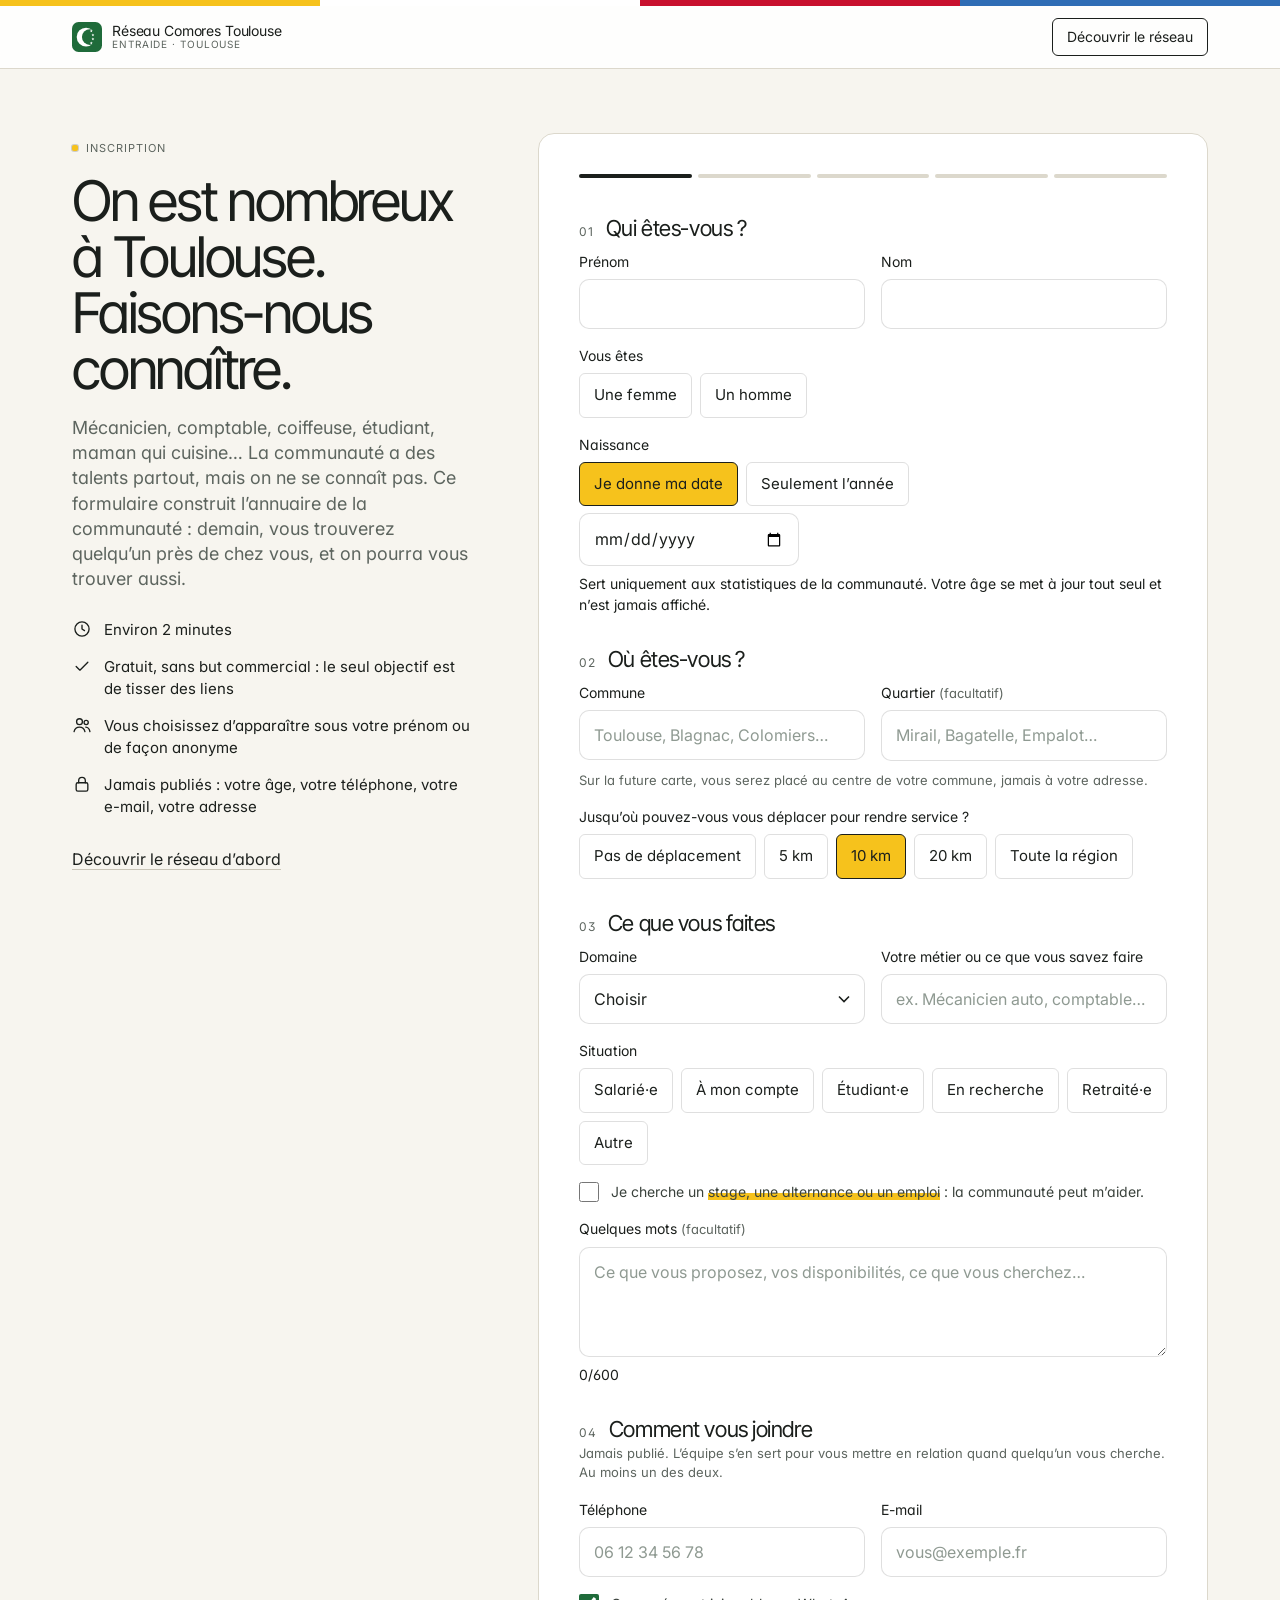
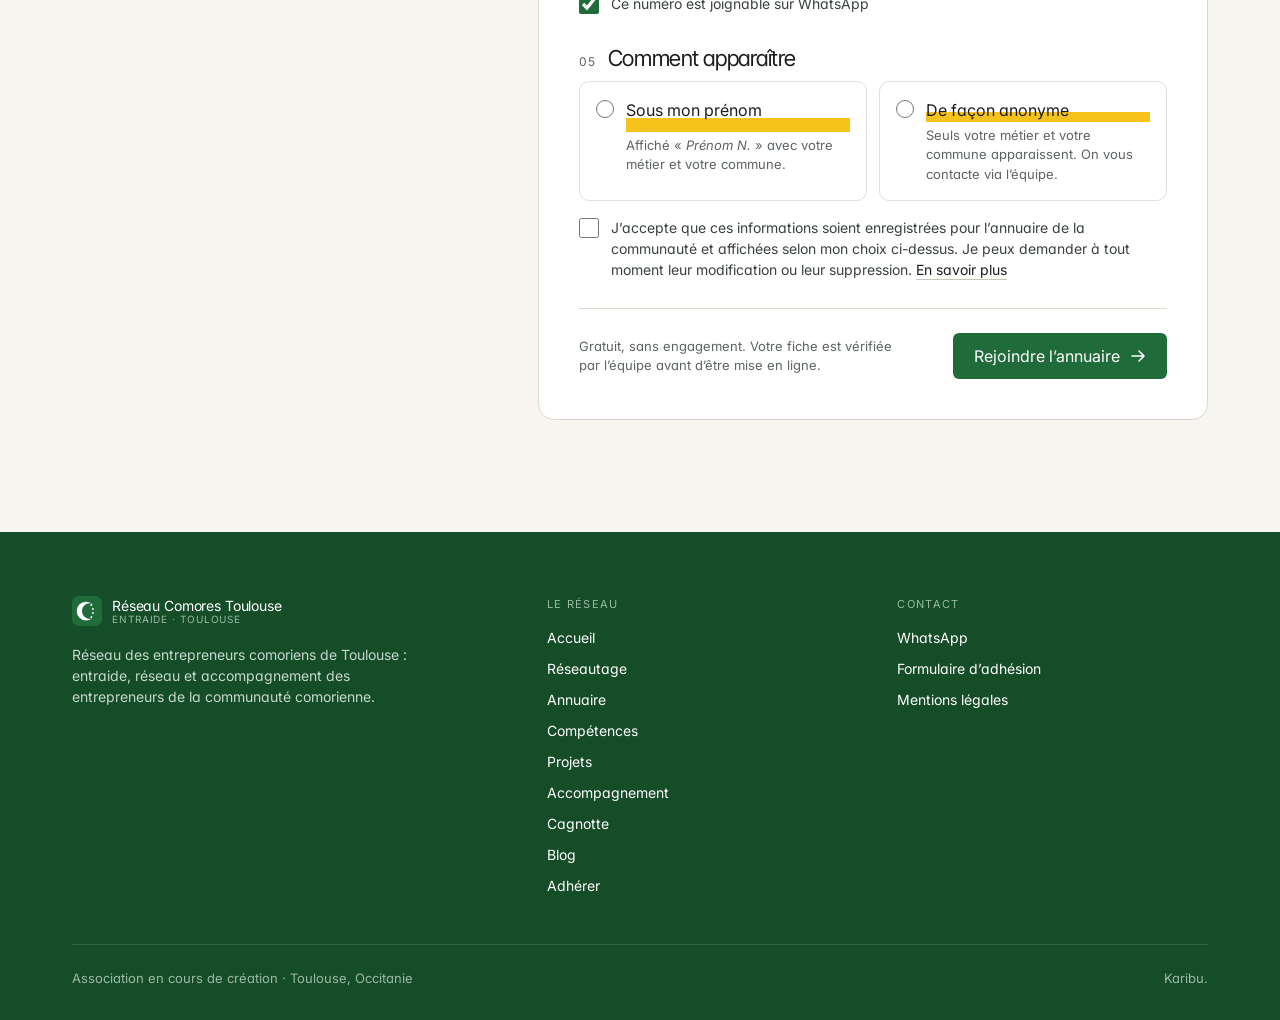
<file: adherer/index.html>
<!doctype html>
<html lang="fr"><head>
<meta charset="utf-8"><meta name="viewport" content="width=device-width, initial-scale=1">
<title>Rejoindre l’annuaire · Réseau des entrepreneurs comoriens de Toulouse</title>
<meta name="description" content="Rejoignez l’annuaire de la communauté comorienne de Toulouse : faites connaître votre métier et trouvez quelqu’un de la communauté près de chez vous. 2 minutes, gratuit.">
<link rel="canonical" href="https://kevinhadad36.github.io/entraide-comores-toulouse/adherer/">
<meta property="og:type" content="website"><meta property="og:locale" content="fr_FR">
<meta property="og:site_name" content="Réseau des entrepreneurs comoriens de Toulouse">
<meta property="og:title" content="Rejoindre l’annuaire · Réseau des entrepreneurs comoriens de Toulouse"><meta property="og:description" content="Rejoignez l’annuaire de la communauté comorienne de Toulouse : faites connaître votre métier et trouvez quelqu’un de la communauté près de chez vous. 2 minutes, gratuit.">
<meta property="og:url" content="https://kevinhadad36.github.io/entraide-comores-toulouse/adherer/"><meta property="og:image" content="https://kevinhadad36.github.io/entraide-comores-toulouse/assets/og.png">
<meta property="og:image:width" content="1200"><meta property="og:image:height" content="630">
<meta name="twitter:card" content="summary_large_image">
<meta name="theme-color" content="#f7f5ef">
<link rel="icon" href="../assets/logo.svg" type="image/svg+xml">
<link rel="preconnect" href="https://fonts.googleapis.com"><link rel="preconnect" href="https://fonts.gstatic.com" crossorigin>
<link href="https://fonts.googleapis.com/css2?family=Inter:wght@400&family=Inter+Tight:wght@400&display=swap" rel="stylesheet">
<link rel="stylesheet" href="../assets/style.css">

</head><body>

<header class="top"><div class="wrap nav">
<a class="brand" href="../"><svg viewBox="0 0 32 32" aria-hidden="true"><rect width="32" height="32" rx="7" fill="#1f6b3a"/><mask id="lg"><rect width="32" height="32" fill="#fff"/><circle cx="19" cy="16" r="8.4" fill="#000"/></mask><circle cx="15" cy="16" r="10" fill="#fff" mask="url(#lg)"/><g fill="#fff"><polygon points="20.60,8.05 21.01,9.04 22.07,9.12 21.26,9.82 21.51,10.85 20.60,10.30 19.69,10.85 19.94,9.82 19.13,9.12 20.19,9.04"/><polygon points="22.30,12.35 22.71,13.34 23.77,13.42 22.96,14.12 23.21,15.15 22.30,14.60 21.39,15.15 21.64,14.12 20.83,13.42 21.89,13.34"/><polygon points="22.30,16.55 22.71,17.54 23.77,17.62 22.96,18.32 23.21,19.35 22.30,18.80 21.39,19.35 21.64,18.32 20.83,17.62 21.89,17.54"/><polygon points="20.60,20.85 21.01,21.84 22.07,21.92 21.26,22.62 21.51,23.65 20.60,23.10 19.69,23.65 19.94,22.62 19.13,21.92 20.19,21.84"/></g></svg><span>Réseau Comores Toulouse<small>Entraide · Toulouse</small></span></a>

<div class="nav-right"><a class="btn btn-out" href="../">Découvrir le réseau</a></div>
</div></header>
<main>

<div class="wrap form-wrap">
  <div>
    <div class="sticky">
      <span class="label">Inscription</span>
      <h1 style="font-size:clamp(2.4rem,6vw,3.5rem);margin:16px 0 18px;line-height:1">On est nombreux à Toulouse. Faisons-nous connaître.</h1>
      <p class="lead muted" style="font-size:1.125rem">Mécanicien, comptable, coiffeuse, étudiant, maman qui cuisine… La communauté a des talents partout, mais on ne se connaît pas. Ce formulaire construit l’annuaire de la communauté : demain, vous trouverez quelqu’un près de chez vous, et on pourra vous trouver aussi.</p>
      <ul class="aside-list">
        <li><svg viewBox="0 0 24 24"><circle cx="12" cy="12" r="8.5"/><path d="M12 7.5V12l3 2"/></svg><span>Environ 2 minutes</span></li>
        <li><svg viewBox="0 0 24 24"><path d="M5 12.5l4.5 4.5L19 7.5"/></svg><span>Gratuit, sans but commercial : le seul objectif est de tisser des liens</span></li>
        <li><svg viewBox="0 0 24 24"><circle cx="9" cy="8" r="3.5"/><path d="M2.5 20c.8-3.6 3.4-5.5 6.5-5.5s5.7 1.9 6.5 5.5"/><circle cx="17" cy="9" r="2.5"/><path d="M16.5 14.6c2.6.2 4.4 1.9 5 5.4"/></svg><span>Vous choisissez d’apparaître sous votre prénom ou de façon anonyme</span></li>
        <li><svg viewBox="0 0 24 24"><rect x="5" y="10.5" width="14" height="10" rx="2"/><path d="M8 10.5V8a4 4 0 0 1 8 0v2.5"/></svg><span>Jamais publiés : votre âge, votre téléphone, votre e-mail, votre adresse</span></li>
      </ul>
      <p style="margin-top:28px"><a class="link" href="../">Découvrir le réseau d’abord</a></p>
    </div>
  </div>

  <div>
  <form class="join" id="inscription" novalidate
    data-supabase-url="https://utbvktkbezddzfegusnn.supabase.co" data-supabase-key="sb_publishable_UJd7950cUkryxQ-GEeLGiw_Kq7kqKWE" data-whatsapp="33641478339">
    <div class="progress" aria-hidden="true"><i class="on"></i><i></i><i></i><i></i><i></i></div>

    <fieldset>
      <legend><small>01</small>Qui êtes-vous ?</legend>
      <div class="fgrid c2">
        <label class="field"><span>Prénom</span><input type="text" name="prenom" maxlength="80" autocomplete="given-name" required></label>
        <label class="field"><span>Nom</span><input type="text" name="nom" maxlength="80" autocomplete="family-name" required></label>
      </div>
      <div class="field"><span class="group-title">Vous êtes</span><div class="opts"><label class="opt"><input type="radio" name="sexe" value="femme"><span>Une femme</span></label><label class="opt"><input type="radio" name="sexe" value="homme"><span>Un homme</span></label></div></div>
      <div class="field">
        <span class="group-title">Naissance</span>
        <div class="opts"><label class="opt"><input type="radio" name="naiss_mode" value="date" checked><span>Je donne ma date</span></label><label class="opt"><input type="radio" name="naiss_mode" value="annee"><span>Seulement l’année</span></label></div>
        <div class="naiss">
          <input type="date" name="date_naissance" aria-label="Date de naissance">
          <input type="number" name="annee_naissance" aria-label="Année de naissance" placeholder="ex. 1990" min="1920" inputmode="numeric" hidden>
          <output id="age-preview"></output>
        </div>
        <span class="hint">Sert uniquement aux statistiques de la communauté. Votre âge se met à jour tout seul et n’est jamais affiché.</span>
      </div>
    </fieldset>

    <fieldset>
      <legend><small>02</small>Où êtes-vous ?</legend>
      <div class="fgrid c2">
        <label class="field"><span>Commune</span>
          <span class="combo"><input type="text" name="commune" required autocomplete="off" placeholder="Toulouse, Blagnac, Colomiers…" aria-autocomplete="list" aria-controls="commune-list"><ul id="commune-list" role="listbox" hidden></ul></span>
        </label>
        <label class="field"><span>Quartier <em>(facultatif)</em></span><input type="text" name="quartier" maxlength="80" placeholder="Mirail, Bagatelle, Empalot…"></label>
      </div>
      <span class="hint" style="margin-top:-6px">Sur la future carte, vous serez placé au centre de votre commune, jamais à votre adresse.</span>
      <div class="field"><span class="group-title">Jusqu’où pouvez-vous vous déplacer pour rendre service ?</span>
        <div class="opts"><label class="opt"><input type="radio" name="rayon_km" value="0"><span>Pas de déplacement</span></label><label class="opt"><input type="radio" name="rayon_km" value="5"><span>5 km</span></label><label class="opt"><input type="radio" name="rayon_km" value="10" checked><span>10 km</span></label><label class="opt"><input type="radio" name="rayon_km" value="20"><span>20 km</span></label><label class="opt"><input type="radio" name="rayon_km" value="50"><span>Toute la région</span></label></div>
      </div>
    </fieldset>

    <fieldset>
      <legend><small>03</small>Ce que vous faites</legend>
      <div class="fgrid c2">
        <label class="field"><span>Domaine</span><select name="domaine" required><option value="">Choisir</option><option value="batiment">Bâtiment, travaux, plomberie, électricité</option><option value="auto">Mécanique, automobile, transport</option><option value="cuisine">Cuisine, traiteur, plats faits maison</option><option value="beaute">Coiffure, beauté, couture</option><option value="sante">Santé, aide à la personne</option><option value="education">Enseignement, soutien scolaire, garde d’enfants</option><option value="compta">Comptabilité, banque, finance, assurance</option><option value="juridique">Juridique, administratif, démarches</option><option value="informatique">Informatique, numérique, développement</option><option value="image">Graphisme, photo, vidéo, communication</option><option value="commerce">Commerce, vente, import-export</option><option value="evenementiel">Événementiel, musique, animation</option><option value="immobilier">Immobilier, logement</option><option value="tourisme">Tourisme, hôtellerie, restauration</option><option value="sport">Sport, coaching</option><option value="autre">Autre</option></select></label>
        <label class="field"><span>Votre métier ou ce que vous savez faire</span><input type="text" name="metier" maxlength="120" required placeholder="ex. Mécanicien auto, comptable…"></label>
      </div>
      <div class="field"><span class="group-title">Situation</span>
        <div class="opts"><label class="opt"><input type="radio" name="situation" value="salarie"><span>Salarié·e</span></label><label class="opt"><input type="radio" name="situation" value="independant"><span>À mon compte</span></label><label class="opt"><input type="radio" name="situation" value="etudiant"><span>Étudiant·e</span></label><label class="opt"><input type="radio" name="situation" value="recherche"><span>En recherche</span></label><label class="opt"><input type="radio" name="situation" value="retraite"><span>Retraité·e</span></label><label class="opt"><input type="radio" name="situation" value="autre"><span>Autre</span></label></div>
      </div>
      <label class="check"><input type="checkbox" name="cherche_stage"><span>Je cherche un <b>stage, une alternance ou un emploi</b> : la communauté peut m’aider.</span></label>
      <label class="field"><span>Quelques mots <em>(facultatif)</em></span><textarea name="description" maxlength="600" placeholder="Ce que vous proposez, vos disponibilités, ce que vous cherchez…"></textarea><span class="hint"><span id="desc-count">0</span>/600</span></label>
    </fieldset>

    <fieldset>
      <legend><small>04</small>Comment vous joindre</legend>
      <span class="hint" style="margin-top:-8px">Jamais publié. L’équipe s’en sert pour vous mettre en relation quand quelqu’un vous cherche. Au moins un des deux.</span>
      <div class="fgrid c2">
        <label class="field"><span>Téléphone</span><input type="tel" name="telephone" autocomplete="tel" inputmode="tel" placeholder="06 12 34 56 78"></label>
        <label class="field"><span>E-mail</span><input type="email" name="email" autocomplete="email" placeholder="vous@exemple.fr"></label>
      </div>
      <label class="check"><input type="checkbox" name="whatsapp" checked><span>Ce numéro est joignable sur WhatsApp</span></label>
    </fieldset>

    <fieldset>
      <legend><small>05</small>Comment apparaître</legend>
      <div class="choices" role="radiogroup" aria-label="Visibilité">
        <label class="choice"><input type="radio" name="visibilite" value="public"><b>Sous mon prénom</b><small>Affiché « <i id="preview-nom">Prénom N.</i> » avec votre métier et votre commune.</small></label>
        <label class="choice"><input type="radio" name="visibilite" value="anonyme"><b>De façon anonyme</b><small>Seuls votre métier et votre commune apparaissent. On vous contacte via l’équipe.</small></label>
      </div>
      <label class="check"><input type="checkbox" name="consentement" required><span>J’accepte que ces informations soient enregistrées pour l’annuaire de la communauté et affichées selon mon choix ci-dessus. Je peux demander à tout moment leur modification ou leur suppression. <a class="link" href="../mentions-legales/">En savoir plus</a></span></label>
    </fieldset>

    <div class="form-msg err" id="form-error" role="alert" hidden></div>
    <div class="form-foot">
      <p>Gratuit, sans engagement. Votre fiche est vérifiée par l’équipe avant d’être mise en ligne.</p>
      <button class="btn btn-hl" type="submit">Rejoindre l’annuaire <svg viewBox="0 0 16 16"><path d="M2 8h12M9 3l5 5-5 5"/></svg></button>
    </div>
  </form>

  <div class="done" id="done" tabindex="-1">
    <div class="big"><svg viewBox="0 0 24 24"><path d="M5 12.5l4.5 4.5L19 7.5"/></svg></div>
    <h2>Merci, <span id="merci-prenom"></span> !</h2>
    <p class="muted" id="merci-texte">Votre fiche est enregistrée. L’équipe la vérifie avant de la mettre en ligne.</p>
    <div class="token" id="token" hidden>
      <p><b>Gardez ce code</b> : il vous permettra de modifier ou supprimer votre fiche plus tard.</p>
      <code id="jeton"></code><button type="button" class="btn btn-out" id="copy-jeton">Copier</button>
    </div>
    <p class="muted">Faites tourner le lien autour de vous : plus on est nombreux, plus l’annuaire est utile.</p>
    <div class="cta"><a class="btn btn-hl" id="wa-share" href="#" target="_blank" rel="noopener"><svg viewBox="0 0 24 24"><path d="M4 19.5l1.3-3.8A8 8 0 1 1 8.4 19z"/></svg> Partager sur WhatsApp</a><a class="btn btn-out" href="../">Découvrir le réseau</a></div>
  </div>
  </div>
</div>
</main>
<footer><div class="wrap">
<div class="foot">
<div><a class="brand" href="../"><svg viewBox="0 0 32 32" aria-hidden="true"><rect width="32" height="32" rx="7" fill="#1f6b3a"/><mask id="lg"><rect width="32" height="32" fill="#fff"/><circle cx="19" cy="16" r="8.4" fill="#000"/></mask><circle cx="15" cy="16" r="10" fill="#fff" mask="url(#lg)"/><g fill="#fff"><polygon points="20.60,8.05 21.01,9.04 22.07,9.12 21.26,9.82 21.51,10.85 20.60,10.30 19.69,10.85 19.94,9.82 19.13,9.12 20.19,9.04"/><polygon points="22.30,12.35 22.71,13.34 23.77,13.42 22.96,14.12 23.21,15.15 22.30,14.60 21.39,15.15 21.64,14.12 20.83,13.42 21.89,13.34"/><polygon points="22.30,16.55 22.71,17.54 23.77,17.62 22.96,18.32 23.21,19.35 22.30,18.80 21.39,19.35 21.64,18.32 20.83,17.62 21.89,17.54"/><polygon points="20.60,20.85 21.01,21.84 22.07,21.92 21.26,22.62 21.51,23.65 20.60,23.10 19.69,23.65 19.94,22.62 19.13,21.92 20.19,21.84"/></g></svg><span>Réseau Comores Toulouse<small>Entraide · Toulouse</small></span></a><p style="margin-top:18px;max-width:38ch">Réseau des entrepreneurs comoriens de Toulouse : entraide, réseau et accompagnement des entrepreneurs de la communauté comorienne.</p></div>
<div><h4>Le réseau</h4><ul><li><a href="../">Accueil</a></li><li><a href="../reseautage/">Réseautage</a></li><li><a href="../annuaire/">Annuaire</a></li><li><a href="../competences/">Compétences</a></li><li><a href="../projets/">Projets</a></li><li><a href="../accompagnement/">Accompagnement</a></li><li><a href="../cagnotte/">Cagnotte</a></li><li><a href="../blog/">Blog</a></li><li><a href="../adherer/">Adhérer</a></li></ul></div>
<div><h4>Contact</h4><ul><li><a href="https://wa.me/33641478339">WhatsApp</a></li><li><a href="../adherer/">Formulaire d’adhésion</a></li><li><a href="../mentions-legales/">Mentions légales</a></li></ul></div>
</div>
<div class="foot-bottom"><span>Association en cours de création · Toulouse, Occitanie</span><span>Karibu.</span></div>
</div></footer>
<script src="../assets/app.js" defer></script>
<script src="../assets/inscription.js" defer></script>
</body></html>
</file>
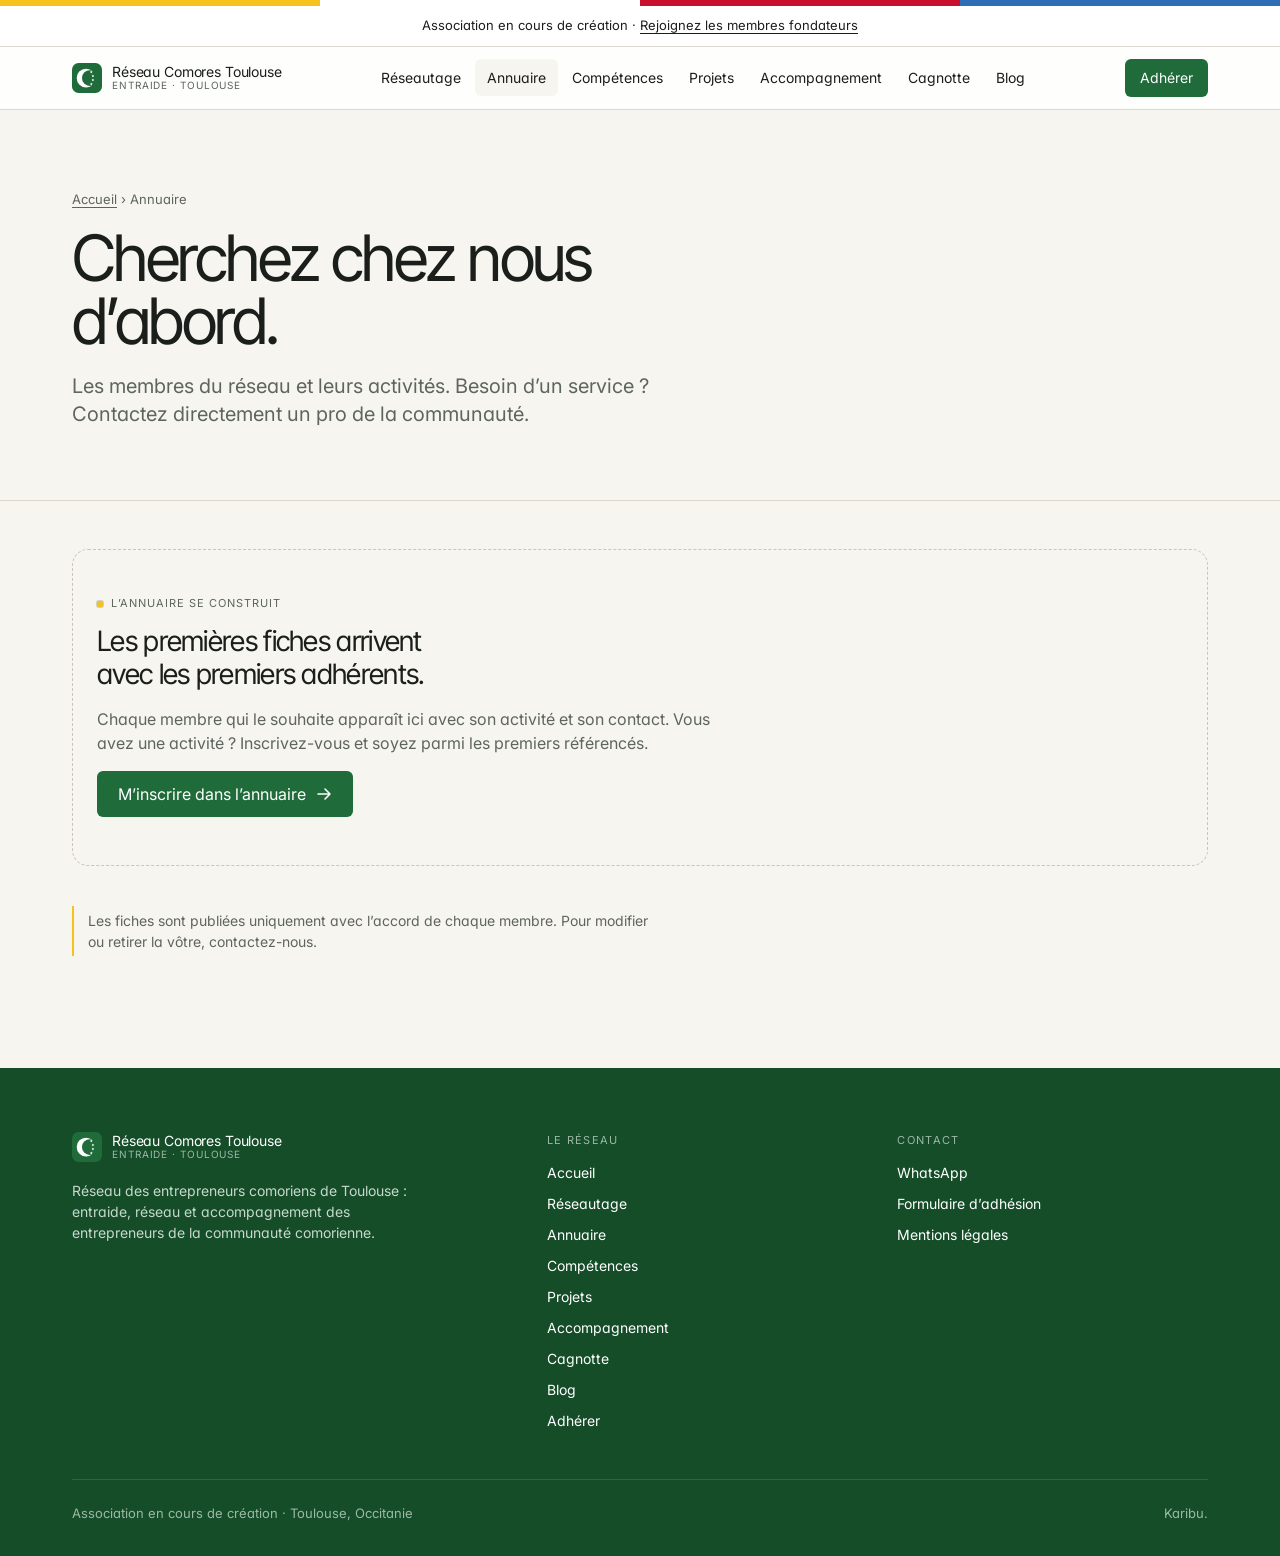
<file: annuaire/index.html>
<!doctype html>
<html lang="fr"><head>
<meta charset="utf-8"><meta name="viewport" content="width=device-width, initial-scale=1">
<title>Annuaire des membres · Réseau des entrepreneurs comoriens de Toulouse</title>
<meta name="description" content="Trouvez un professionnel de la communauté comorienne à Toulouse : artisans, commerçants, consultants, indépendants. Cherchez chez nous d’abord.">
<link rel="canonical" href="https://kevinhadad36.github.io/entraide-comores-toulouse/annuaire/">
<meta property="og:type" content="website"><meta property="og:locale" content="fr_FR">
<meta property="og:site_name" content="Réseau des entrepreneurs comoriens de Toulouse">
<meta property="og:title" content="Annuaire des membres · Réseau des entrepreneurs comoriens de Toulouse"><meta property="og:description" content="Trouvez un professionnel de la communauté comorienne à Toulouse : artisans, commerçants, consultants, indépendants. Cherchez chez nous d’abord.">
<meta property="og:url" content="https://kevinhadad36.github.io/entraide-comores-toulouse/annuaire/"><meta property="og:image" content="https://kevinhadad36.github.io/entraide-comores-toulouse/assets/og.png">
<meta property="og:image:width" content="1200"><meta property="og:image:height" content="630">
<meta name="twitter:card" content="summary_large_image">
<meta name="theme-color" content="#f7f5ef">
<link rel="icon" href="../assets/logo.svg" type="image/svg+xml">
<link rel="preconnect" href="https://fonts.googleapis.com"><link rel="preconnect" href="https://fonts.gstatic.com" crossorigin>
<link href="https://fonts.googleapis.com/css2?family=Inter:wght@400&family=Inter+Tight:wght@400&display=swap" rel="stylesheet">
<link rel="stylesheet" href="../assets/style.css">

</head><body>
<div class="announce">Association en cours de création · <a href="../adherer/">Rejoignez les membres fondateurs</a></div>
<header class="top"><div class="wrap nav">
<a class="brand" href="../"><svg viewBox="0 0 32 32" aria-hidden="true"><rect width="32" height="32" rx="7" fill="#1f6b3a"/><mask id="lg"><rect width="32" height="32" fill="#fff"/><circle cx="19" cy="16" r="8.4" fill="#000"/></mask><circle cx="15" cy="16" r="10" fill="#fff" mask="url(#lg)"/><g fill="#fff"><polygon points="20.60,8.05 21.01,9.04 22.07,9.12 21.26,9.82 21.51,10.85 20.60,10.30 19.69,10.85 19.94,9.82 19.13,9.12 20.19,9.04"/><polygon points="22.30,12.35 22.71,13.34 23.77,13.42 22.96,14.12 23.21,15.15 22.30,14.60 21.39,15.15 21.64,14.12 20.83,13.42 21.89,13.34"/><polygon points="22.30,16.55 22.71,17.54 23.77,17.62 22.96,18.32 23.21,19.35 22.30,18.80 21.39,19.35 21.64,18.32 20.83,17.62 21.89,17.54"/><polygon points="20.60,20.85 21.01,21.84 22.07,21.92 21.26,22.62 21.51,23.65 20.60,23.10 19.69,23.65 19.94,22.62 19.13,21.92 20.19,21.84"/></g></svg><span>Réseau Comores Toulouse<small>Entraide · Toulouse</small></span></a>
<ul><li><a href="../reseautage/">Réseautage</a></li><li><a href="../annuaire/" aria-current="page">Annuaire</a></li><li><a href="../competences/">Compétences</a></li><li><a href="../projets/">Projets</a></li><li><a href="../accompagnement/">Accompagnement</a></li><li><a href="../cagnotte/">Cagnotte</a></li><li><a href="../blog/">Blog</a></li></ul>
<div class="nav-right"><a class="btn btn-hl" href="../adherer/">Adhérer</a><button class="menu-btn" aria-label="Menu" aria-expanded="false" aria-controls="drawer"><svg viewBox="0 0 24 24"><path d="M4 8h16M4 16h16"/></svg></button></div>
</div><nav class="drawer" id="drawer"><a href="../">Accueil</a><a href="../reseautage/">Réseautage</a><a href="../annuaire/">Annuaire</a><a href="../competences/">Compétences</a><a href="../projets/">Projets</a><a href="../accompagnement/">Accompagnement</a><a href="../cagnotte/">Cagnotte</a><a href="../blog/">Blog</a><a href="../adherer/">Adhérer au réseau</a></nav></header>
<main>

<div class="page-hero"><div class="wrap">
  <p class="crumb"><a href="../">Accueil</a> › Annuaire</p>
  <h1>Cherchez chez nous d’abord.</h1>
  <p class="lead">Les membres du réseau et leurs activités. Besoin d’un service ? Contactez directement un pro de la communauté.</p>
</div></div>
<section style="padding-top:48px"><div class="wrap">

  <div class="empty">
    <span class="label">L’annuaire se construit</span>
    <h3>Les premières fiches arrivent avec les premiers adhérents.</h3>
    <p class="muted">Chaque membre qui le souhaite apparaît ici avec son activité et son contact. Vous avez une activité ? Inscrivez-vous et soyez parmi les premiers référencés.</p>
    <div class="cta"><a class="btn btn-hl" href="../adherer/">M’inscrire dans l’annuaire <svg viewBox="0 0 16 16"><path d="M2 8h12M9 3l5 5-5 5"/></svg></a></div>
  </div>
  <p class="note" style="margin-top:40px">Les fiches sont publiées uniquement avec l’accord de chaque membre. Pour modifier ou retirer la vôtre, contactez-nous.</p>
</div></section>
</main>
<footer><div class="wrap">
<div class="foot">
<div><a class="brand" href="../"><svg viewBox="0 0 32 32" aria-hidden="true"><rect width="32" height="32" rx="7" fill="#1f6b3a"/><mask id="lg"><rect width="32" height="32" fill="#fff"/><circle cx="19" cy="16" r="8.4" fill="#000"/></mask><circle cx="15" cy="16" r="10" fill="#fff" mask="url(#lg)"/><g fill="#fff"><polygon points="20.60,8.05 21.01,9.04 22.07,9.12 21.26,9.82 21.51,10.85 20.60,10.30 19.69,10.85 19.94,9.82 19.13,9.12 20.19,9.04"/><polygon points="22.30,12.35 22.71,13.34 23.77,13.42 22.96,14.12 23.21,15.15 22.30,14.60 21.39,15.15 21.64,14.12 20.83,13.42 21.89,13.34"/><polygon points="22.30,16.55 22.71,17.54 23.77,17.62 22.96,18.32 23.21,19.35 22.30,18.80 21.39,19.35 21.64,18.32 20.83,17.62 21.89,17.54"/><polygon points="20.60,20.85 21.01,21.84 22.07,21.92 21.26,22.62 21.51,23.65 20.60,23.10 19.69,23.65 19.94,22.62 19.13,21.92 20.19,21.84"/></g></svg><span>Réseau Comores Toulouse<small>Entraide · Toulouse</small></span></a><p style="margin-top:18px;max-width:38ch">Réseau des entrepreneurs comoriens de Toulouse : entraide, réseau et accompagnement des entrepreneurs de la communauté comorienne.</p></div>
<div><h4>Le réseau</h4><ul><li><a href="../">Accueil</a></li><li><a href="../reseautage/">Réseautage</a></li><li><a href="../annuaire/">Annuaire</a></li><li><a href="../competences/">Compétences</a></li><li><a href="../projets/">Projets</a></li><li><a href="../accompagnement/">Accompagnement</a></li><li><a href="../cagnotte/">Cagnotte</a></li><li><a href="../blog/">Blog</a></li><li><a href="../adherer/">Adhérer</a></li></ul></div>
<div><h4>Contact</h4><ul><li><a href="https://wa.me/33641478339">WhatsApp</a></li><li><a href="../adherer/">Formulaire d’adhésion</a></li><li><a href="../mentions-legales/">Mentions légales</a></li></ul></div>
</div>
<div class="foot-bottom"><span>Association en cours de création · Toulouse, Occitanie</span><span>Karibu.</span></div>
</div></footer>
<script src="../assets/app.js" defer></script>
</body></html>
</file>
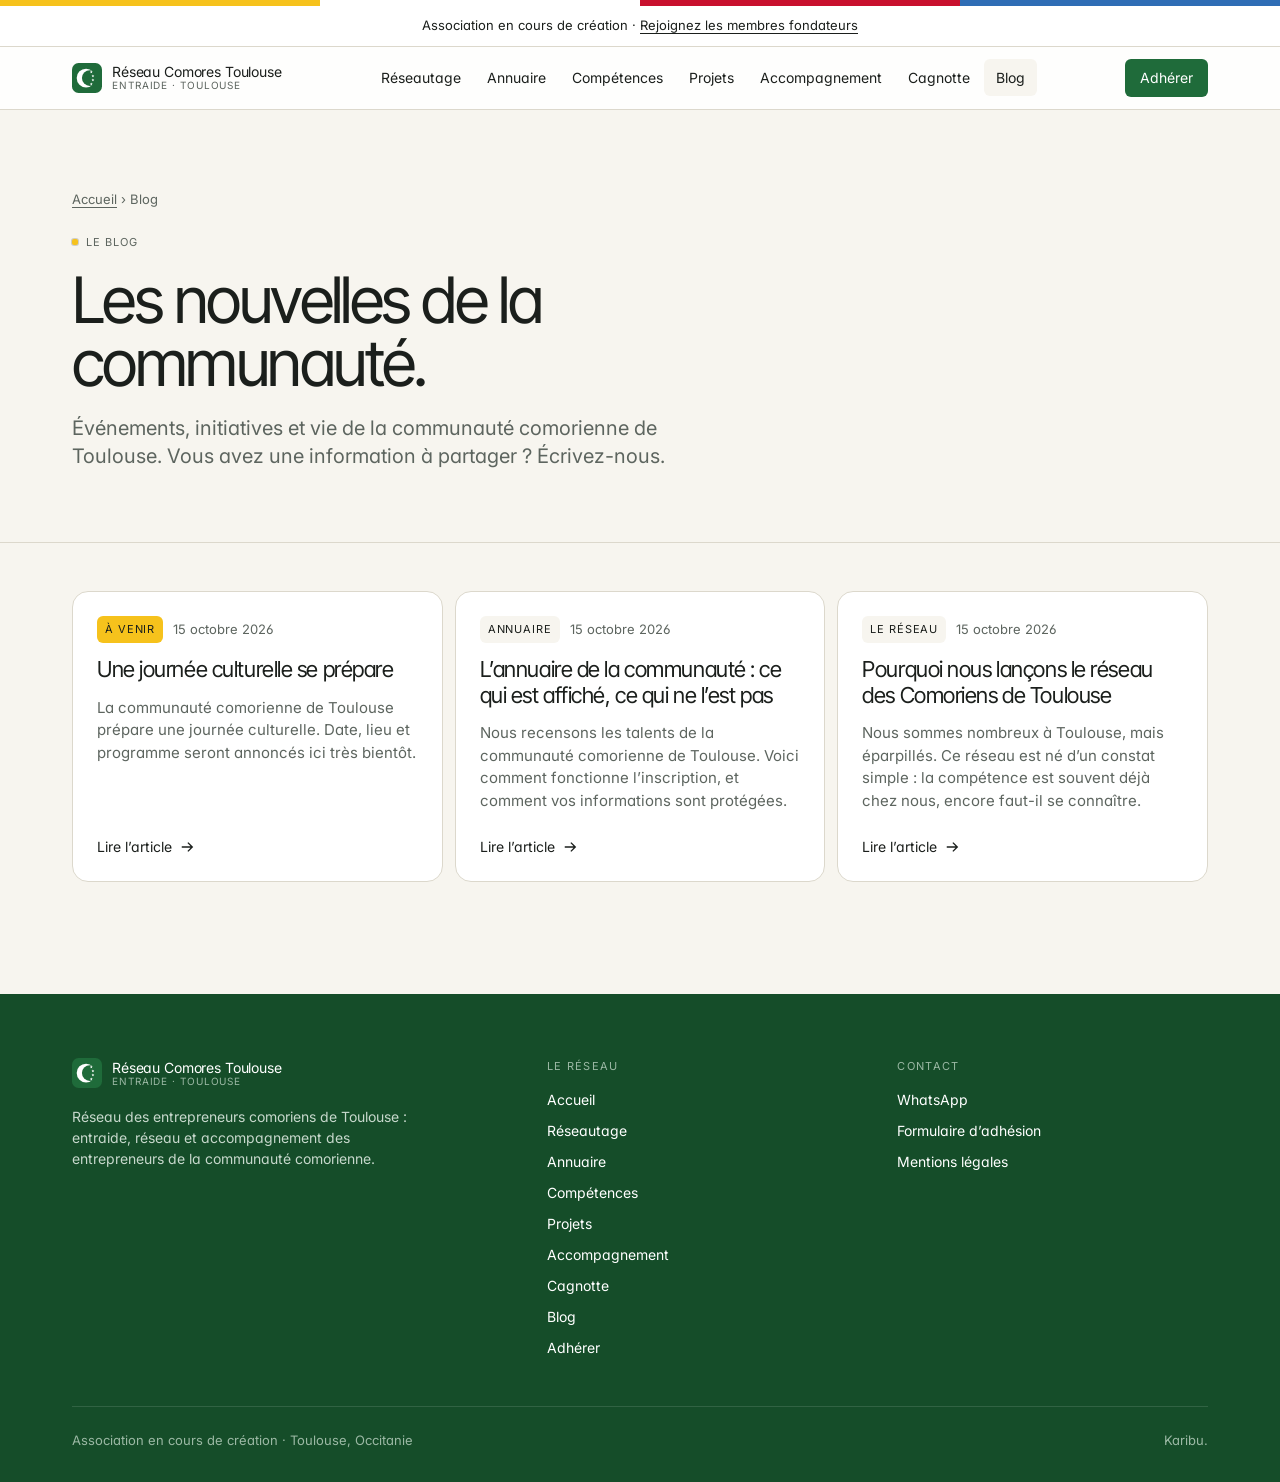
<file: blog/index.html>
<!doctype html>
<html lang="fr"><head>
<meta charset="utf-8"><meta name="viewport" content="width=device-width, initial-scale=1">
<title>Blog · Réseau des entrepreneurs comoriens de Toulouse</title>
<meta name="description" content="Les nouvelles de la communauté comorienne de Toulouse : événements, initiatives, vie du réseau.">
<link rel="canonical" href="https://kevinhadad36.github.io/entraide-comores-toulouse/blog/">
<meta property="og:type" content="website"><meta property="og:locale" content="fr_FR">
<meta property="og:site_name" content="Réseau des entrepreneurs comoriens de Toulouse">
<meta property="og:title" content="Blog · Réseau des entrepreneurs comoriens de Toulouse"><meta property="og:description" content="Les nouvelles de la communauté comorienne de Toulouse : événements, initiatives, vie du réseau.">
<meta property="og:url" content="https://kevinhadad36.github.io/entraide-comores-toulouse/blog/"><meta property="og:image" content="https://kevinhadad36.github.io/entraide-comores-toulouse/assets/og.png">
<meta property="og:image:width" content="1200"><meta property="og:image:height" content="630">
<meta name="twitter:card" content="summary_large_image">
<meta name="theme-color" content="#f7f5ef">
<link rel="icon" href="../assets/logo.svg" type="image/svg+xml">
<link rel="preconnect" href="https://fonts.googleapis.com"><link rel="preconnect" href="https://fonts.gstatic.com" crossorigin>
<link href="https://fonts.googleapis.com/css2?family=Inter:wght@400&family=Inter+Tight:wght@400&display=swap" rel="stylesheet">
<link rel="stylesheet" href="../assets/style.css">

</head><body>
<div class="announce">Association en cours de création · <a href="../adherer/">Rejoignez les membres fondateurs</a></div>
<header class="top"><div class="wrap nav">
<a class="brand" href="../"><svg viewBox="0 0 32 32" aria-hidden="true"><rect width="32" height="32" rx="7" fill="#1f6b3a"/><mask id="lg"><rect width="32" height="32" fill="#fff"/><circle cx="19" cy="16" r="8.4" fill="#000"/></mask><circle cx="15" cy="16" r="10" fill="#fff" mask="url(#lg)"/><g fill="#fff"><polygon points="20.60,8.05 21.01,9.04 22.07,9.12 21.26,9.82 21.51,10.85 20.60,10.30 19.69,10.85 19.94,9.82 19.13,9.12 20.19,9.04"/><polygon points="22.30,12.35 22.71,13.34 23.77,13.42 22.96,14.12 23.21,15.15 22.30,14.60 21.39,15.15 21.64,14.12 20.83,13.42 21.89,13.34"/><polygon points="22.30,16.55 22.71,17.54 23.77,17.62 22.96,18.32 23.21,19.35 22.30,18.80 21.39,19.35 21.64,18.32 20.83,17.62 21.89,17.54"/><polygon points="20.60,20.85 21.01,21.84 22.07,21.92 21.26,22.62 21.51,23.65 20.60,23.10 19.69,23.65 19.94,22.62 19.13,21.92 20.19,21.84"/></g></svg><span>Réseau Comores Toulouse<small>Entraide · Toulouse</small></span></a>
<ul><li><a href="../reseautage/">Réseautage</a></li><li><a href="../annuaire/">Annuaire</a></li><li><a href="../competences/">Compétences</a></li><li><a href="../projets/">Projets</a></li><li><a href="../accompagnement/">Accompagnement</a></li><li><a href="../cagnotte/">Cagnotte</a></li><li><a href="../blog/" aria-current="page">Blog</a></li></ul>
<div class="nav-right"><a class="btn btn-hl" href="../adherer/">Adhérer</a><button class="menu-btn" aria-label="Menu" aria-expanded="false" aria-controls="drawer"><svg viewBox="0 0 24 24"><path d="M4 8h16M4 16h16"/></svg></button></div>
</div><nav class="drawer" id="drawer"><a href="../">Accueil</a><a href="../reseautage/">Réseautage</a><a href="../annuaire/">Annuaire</a><a href="../competences/">Compétences</a><a href="../projets/">Projets</a><a href="../accompagnement/">Accompagnement</a><a href="../cagnotte/">Cagnotte</a><a href="../blog/">Blog</a><a href="../adherer/">Adhérer au réseau</a></nav></header>
<main>

<div class="page-hero"><div class="wrap">
  <p class="crumb"><a href="../">Accueil</a> › Blog</p>
  <span class="label">Le blog</span>
  <h1>Les nouvelles de la communauté.</h1>
  <p class="lead">Événements, initiatives et vie de la communauté comorienne de Toulouse. Vous avez une information à partager ? Écrivez-nous.</p>
</div></div>
<section style="padding-top:48px"><div class="wrap">
  <div class="posts"><a class="card post reveal" href="../blog/journee-culturelle/">
  <div class="post-meta"><span class="tag soon">À venir</span><time datetime="2026-10-15">15 octobre 2026</time></div>
  <h3>Une journée culturelle se prépare</h3><p>La communauté comorienne de Toulouse prépare une journée culturelle. Date, lieu et programme seront annoncés ici très bientôt.</p><span class="more">Lire l’article <svg viewBox="0 0 16 16"><path d="M2 8h12M9 3l5 5-5 5"/></svg></span>
</a><a class="card post reveal" href="../blog/annuaire-de-la-communaute/">
  <div class="post-meta"><span class="tag">Annuaire</span><time datetime="2026-10-15">15 octobre 2026</time></div>
  <h3>L’annuaire de la communauté : ce qui est affiché, ce qui ne l’est pas</h3><p>Nous recensons les talents de la communauté comorienne de Toulouse. Voici comment fonctionne l’inscription, et comment vos informations sont protégées.</p><span class="more">Lire l’article <svg viewBox="0 0 16 16"><path d="M2 8h12M9 3l5 5-5 5"/></svg></span>
</a><a class="card post reveal" href="../blog/pourquoi-ce-reseau/">
  <div class="post-meta"><span class="tag">Le réseau</span><time datetime="2026-10-15">15 octobre 2026</time></div>
  <h3>Pourquoi nous lançons le réseau des Comoriens de Toulouse</h3><p>Nous sommes nombreux à Toulouse, mais éparpillés. Ce réseau est né d’un constat simple : la compétence est souvent déjà chez nous, encore faut-il se connaître.</p><span class="more">Lire l’article <svg viewBox="0 0 16 16"><path d="M2 8h12M9 3l5 5-5 5"/></svg></span>
</a></div>
</div></section>
</main>
<footer><div class="wrap">
<div class="foot">
<div><a class="brand" href="../"><svg viewBox="0 0 32 32" aria-hidden="true"><rect width="32" height="32" rx="7" fill="#1f6b3a"/><mask id="lg"><rect width="32" height="32" fill="#fff"/><circle cx="19" cy="16" r="8.4" fill="#000"/></mask><circle cx="15" cy="16" r="10" fill="#fff" mask="url(#lg)"/><g fill="#fff"><polygon points="20.60,8.05 21.01,9.04 22.07,9.12 21.26,9.82 21.51,10.85 20.60,10.30 19.69,10.85 19.94,9.82 19.13,9.12 20.19,9.04"/><polygon points="22.30,12.35 22.71,13.34 23.77,13.42 22.96,14.12 23.21,15.15 22.30,14.60 21.39,15.15 21.64,14.12 20.83,13.42 21.89,13.34"/><polygon points="22.30,16.55 22.71,17.54 23.77,17.62 22.96,18.32 23.21,19.35 22.30,18.80 21.39,19.35 21.64,18.32 20.83,17.62 21.89,17.54"/><polygon points="20.60,20.85 21.01,21.84 22.07,21.92 21.26,22.62 21.51,23.65 20.60,23.10 19.69,23.65 19.94,22.62 19.13,21.92 20.19,21.84"/></g></svg><span>Réseau Comores Toulouse<small>Entraide · Toulouse</small></span></a><p style="margin-top:18px;max-width:38ch">Réseau des entrepreneurs comoriens de Toulouse : entraide, réseau et accompagnement des entrepreneurs de la communauté comorienne.</p></div>
<div><h4>Le réseau</h4><ul><li><a href="../">Accueil</a></li><li><a href="../reseautage/">Réseautage</a></li><li><a href="../annuaire/">Annuaire</a></li><li><a href="../competences/">Compétences</a></li><li><a href="../projets/">Projets</a></li><li><a href="../accompagnement/">Accompagnement</a></li><li><a href="../cagnotte/">Cagnotte</a></li><li><a href="../blog/">Blog</a></li><li><a href="../adherer/">Adhérer</a></li></ul></div>
<div><h4>Contact</h4><ul><li><a href="https://wa.me/33641478339">WhatsApp</a></li><li><a href="../adherer/">Formulaire d’adhésion</a></li><li><a href="../mentions-legales/">Mentions légales</a></li></ul></div>
</div>
<div class="foot-bottom"><span>Association en cours de création · Toulouse, Occitanie</span><span>Karibu.</span></div>
</div></footer>
<script src="../assets/app.js" defer></script>
</body></html>
</file>
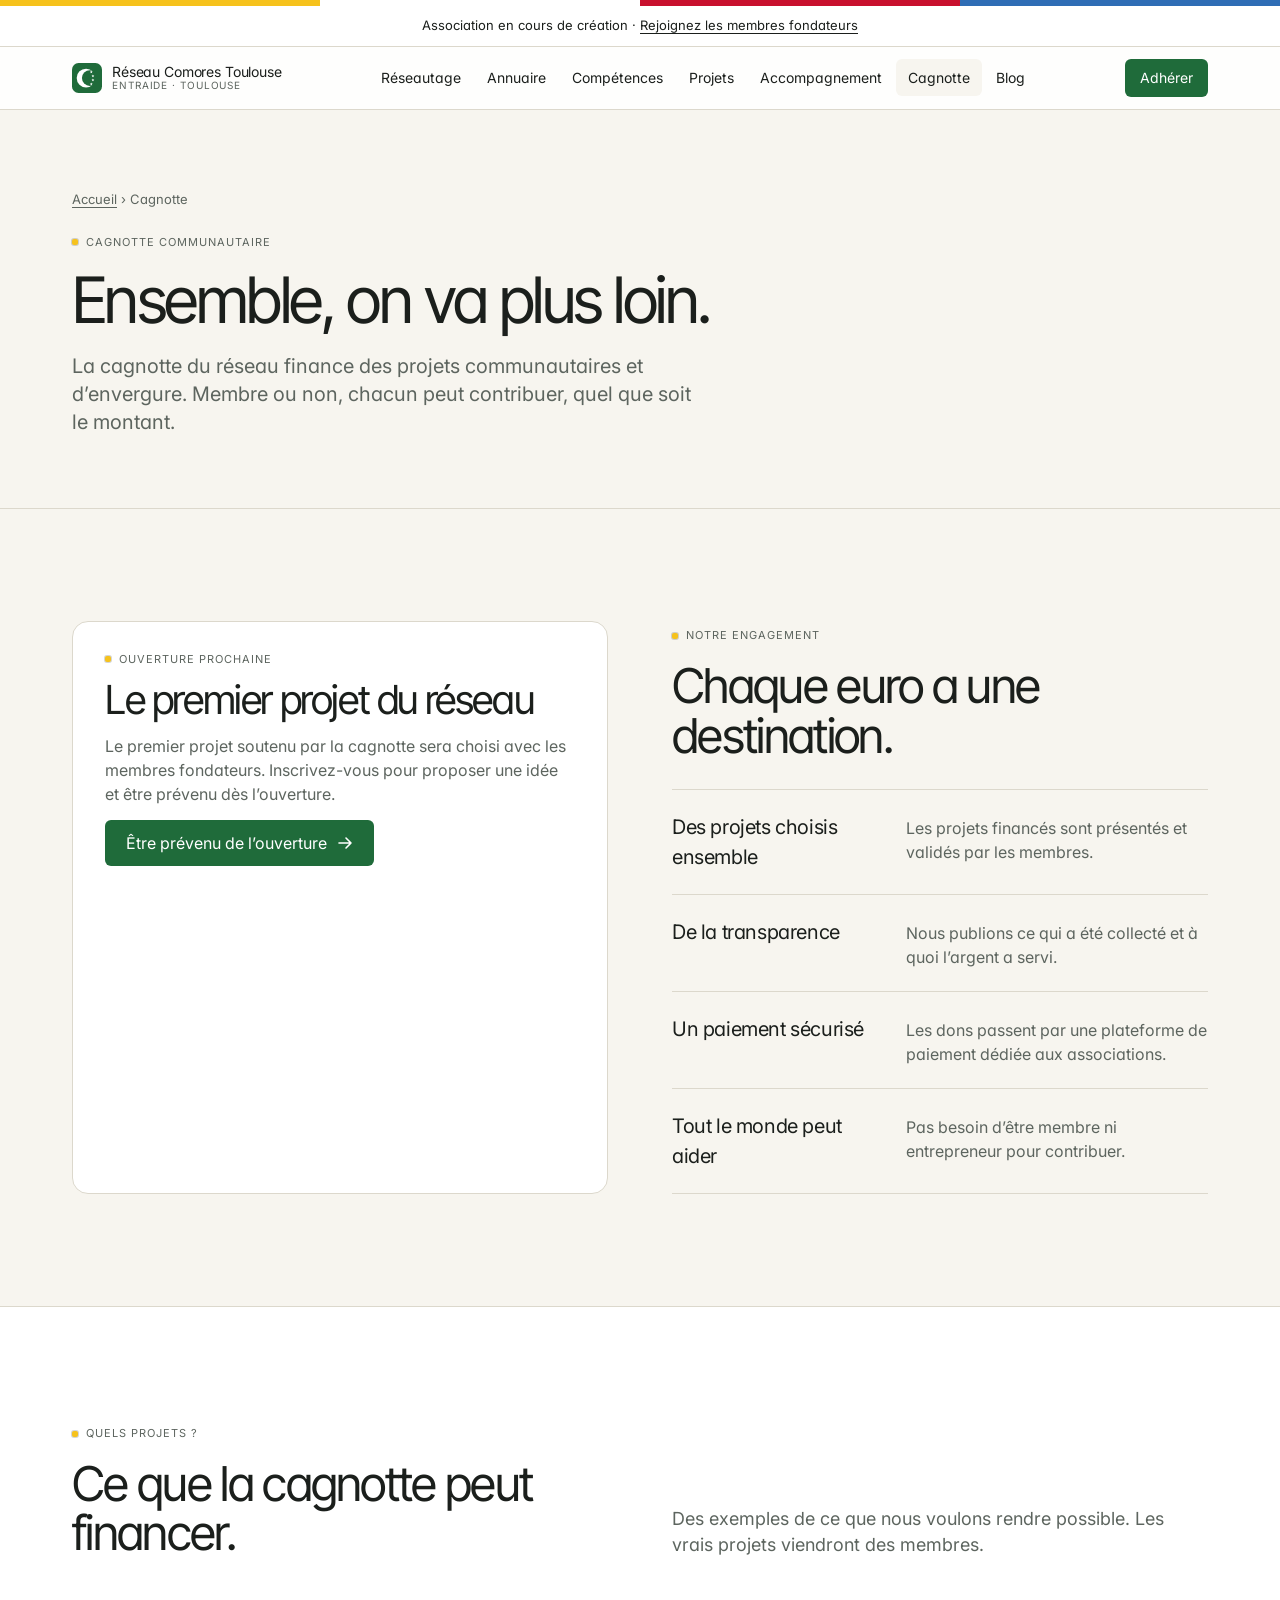
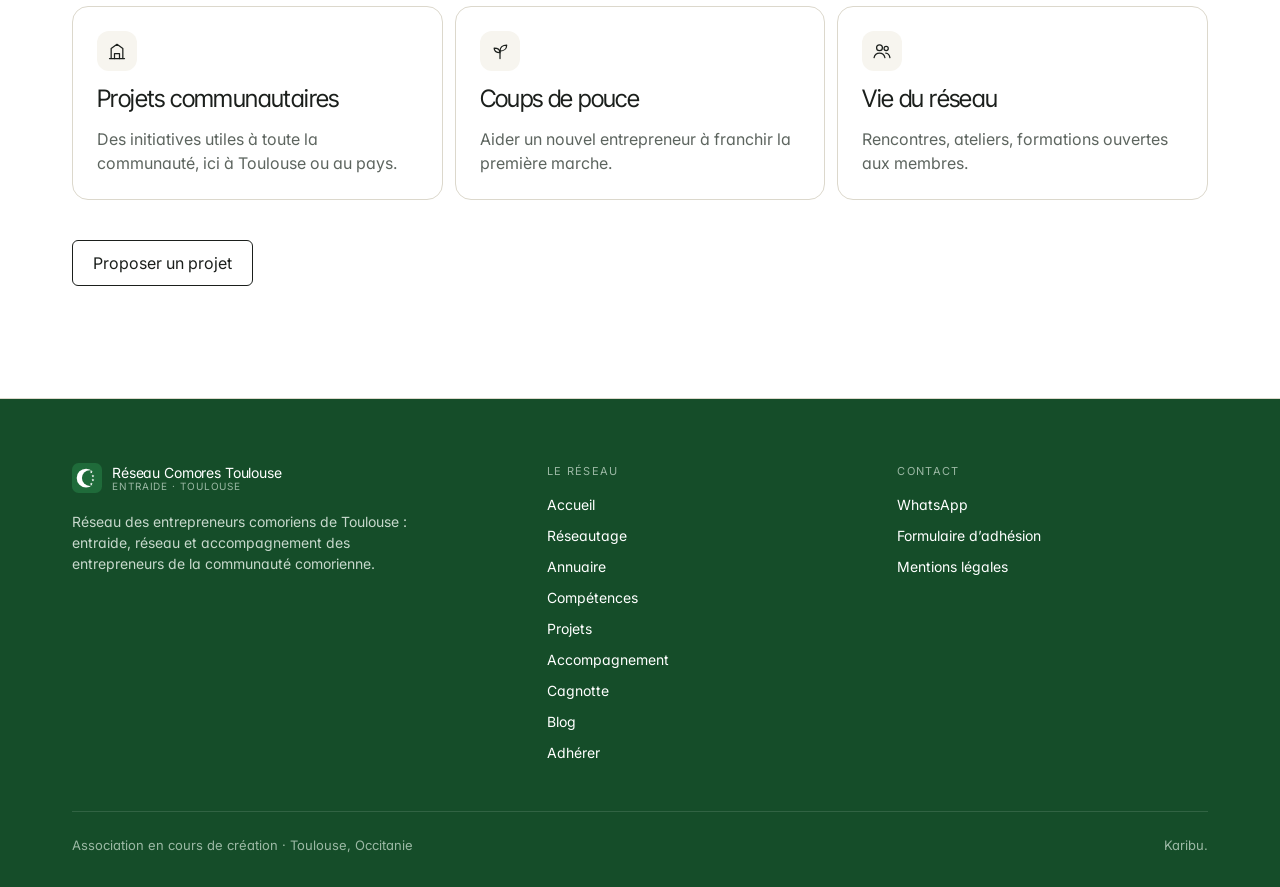
<file: cagnotte/index.html>
<!doctype html>
<html lang="fr"><head>
<meta charset="utf-8"><meta name="viewport" content="width=device-width, initial-scale=1">
<title>Cagnotte des projets communautaires · Réseau des entrepreneurs comoriens de Toulouse</title>
<meta name="description" content="Participez à la cagnotte du réseau des entrepreneurs comoriens de Toulouse : chaque contribution finance des projets utiles à la communauté.">
<link rel="canonical" href="https://kevinhadad36.github.io/entraide-comores-toulouse/cagnotte/">
<meta property="og:type" content="website"><meta property="og:locale" content="fr_FR">
<meta property="og:site_name" content="Réseau des entrepreneurs comoriens de Toulouse">
<meta property="og:title" content="Cagnotte des projets communautaires · Réseau des entrepreneurs comoriens de Toulouse"><meta property="og:description" content="Participez à la cagnotte du réseau des entrepreneurs comoriens de Toulouse : chaque contribution finance des projets utiles à la communauté.">
<meta property="og:url" content="https://kevinhadad36.github.io/entraide-comores-toulouse/cagnotte/"><meta property="og:image" content="https://kevinhadad36.github.io/entraide-comores-toulouse/assets/og.png">
<meta property="og:image:width" content="1200"><meta property="og:image:height" content="630">
<meta name="twitter:card" content="summary_large_image">
<meta name="theme-color" content="#f7f5ef">
<link rel="icon" href="../assets/logo.svg" type="image/svg+xml">
<link rel="preconnect" href="https://fonts.googleapis.com"><link rel="preconnect" href="https://fonts.gstatic.com" crossorigin>
<link href="https://fonts.googleapis.com/css2?family=Inter:wght@400&family=Inter+Tight:wght@400&display=swap" rel="stylesheet">
<link rel="stylesheet" href="../assets/style.css">

</head><body>
<div class="announce">Association en cours de création · <a href="../adherer/">Rejoignez les membres fondateurs</a></div>
<header class="top"><div class="wrap nav">
<a class="brand" href="../"><svg viewBox="0 0 32 32" aria-hidden="true"><rect width="32" height="32" rx="7" fill="#1f6b3a"/><mask id="lg"><rect width="32" height="32" fill="#fff"/><circle cx="19" cy="16" r="8.4" fill="#000"/></mask><circle cx="15" cy="16" r="10" fill="#fff" mask="url(#lg)"/><g fill="#fff"><polygon points="20.60,8.05 21.01,9.04 22.07,9.12 21.26,9.82 21.51,10.85 20.60,10.30 19.69,10.85 19.94,9.82 19.13,9.12 20.19,9.04"/><polygon points="22.30,12.35 22.71,13.34 23.77,13.42 22.96,14.12 23.21,15.15 22.30,14.60 21.39,15.15 21.64,14.12 20.83,13.42 21.89,13.34"/><polygon points="22.30,16.55 22.71,17.54 23.77,17.62 22.96,18.32 23.21,19.35 22.30,18.80 21.39,19.35 21.64,18.32 20.83,17.62 21.89,17.54"/><polygon points="20.60,20.85 21.01,21.84 22.07,21.92 21.26,22.62 21.51,23.65 20.60,23.10 19.69,23.65 19.94,22.62 19.13,21.92 20.19,21.84"/></g></svg><span>Réseau Comores Toulouse<small>Entraide · Toulouse</small></span></a>
<ul><li><a href="../reseautage/">Réseautage</a></li><li><a href="../annuaire/">Annuaire</a></li><li><a href="../competences/">Compétences</a></li><li><a href="../projets/">Projets</a></li><li><a href="../accompagnement/">Accompagnement</a></li><li><a href="../cagnotte/" aria-current="page">Cagnotte</a></li><li><a href="../blog/">Blog</a></li></ul>
<div class="nav-right"><a class="btn btn-hl" href="../adherer/">Adhérer</a><button class="menu-btn" aria-label="Menu" aria-expanded="false" aria-controls="drawer"><svg viewBox="0 0 24 24"><path d="M4 8h16M4 16h16"/></svg></button></div>
</div><nav class="drawer" id="drawer"><a href="../">Accueil</a><a href="../reseautage/">Réseautage</a><a href="../annuaire/">Annuaire</a><a href="../competences/">Compétences</a><a href="../projets/">Projets</a><a href="../accompagnement/">Accompagnement</a><a href="../cagnotte/">Cagnotte</a><a href="../blog/">Blog</a><a href="../adherer/">Adhérer au réseau</a></nav></header>
<main>

<div class="page-hero"><div class="wrap">
  <p class="crumb"><a href="../">Accueil</a> › Cagnotte</p>
  <span class="label">Cagnotte communautaire</span>
  <h1>Ensemble, on va plus loin.</h1>
  <p class="lead">La cagnotte du réseau finance des projets communautaires et d’envergure. Membre ou non, chacun peut contribuer, quel que soit le montant.</p>
</div></div>

<section><div class="wrap two">
  <div class="card" style="padding:32px">
    <span class="label">Ouverture prochaine</span>
    <h2 style="font-size:clamp(1.8rem,4vw,2.5rem)">Le premier projet du réseau</h2>
    <p class="muted">Le premier projet soutenu par la cagnotte sera choisi avec les membres fondateurs. Inscrivez-vous pour proposer une idée et être prévenu dès l’ouverture.</p>
    
    <div class="cta"><a class="btn btn-hl" href="../adherer/">Être prévenu de l’ouverture <svg viewBox="0 0 16 16"><path d="M2 8h12M9 3l5 5-5 5"/></svg></a></div>
    
  </div>
  <div>
    <span class="label">Notre engagement</span>
    <h2 style="margin:16px 0 28px">Chaque euro a une destination.</h2>
    <ul class="who">
      <li><b>Des projets choisis ensemble</b><span>Les projets financés sont présentés et validés par les membres.</span></li>
      <li><b>De la transparence</b><span>Nous publions ce qui a été collecté et à quoi l’argent a servi.</span></li>
      <li><b>Un paiement sécurisé</b><span>Les dons passent par une plateforme de paiement dédiée aux associations.</span></li>
      <li><b>Tout le monde peut aider</b><span>Pas besoin d’être membre ni entrepreneur pour contribuer.</span></li>
    </ul>
  </div>
</div></section>

<section class="paper"><div class="wrap">
  <div class="head split"><div><span class="label">Quels projets ?</span><h2 style="margin-top:16px">Ce que la cagnotte peut financer.</h2></div><p>Des exemples de ce que nous voulons rendre possible. Les vrais projets viendront des membres.</p></div>
  <div class="pillars">
    <div class="card reveal"><span class="icon"><svg viewBox="0 0 24 24"><path d="M3 21h18M5 21V9l7-5 7 5v12"/><path d="M9 21v-6h6v6"/></svg></span><h3>Projets communautaires</h3><p>Des initiatives utiles à toute la communauté, ici à Toulouse ou au pays.</p></div>
    <div class="card reveal"><span class="icon"><svg viewBox="0 0 24 24"><path d="M12 21v-9"/><path d="M12 12c0-4 3-7 8-7 0 4-3 7-8 7z"/><path d="M12 14c0-3-2.5-5.5-7-5.5 0 3 2.5 5.5 7 5.5z"/></svg></span><h3>Coups de pouce</h3><p>Aider un nouvel entrepreneur à franchir la première marche.</p></div>
    <div class="card reveal"><span class="icon"><svg viewBox="0 0 24 24"><circle cx="9" cy="8" r="3.5"/><path d="M2.5 20c.8-3.6 3.4-5.5 6.5-5.5s5.7 1.9 6.5 5.5"/><circle cx="17" cy="9" r="2.5"/><path d="M16.5 14.6c2.6.2 4.4 1.9 5 5.4"/></svg></span><h3>Vie du réseau</h3><p>Rencontres, ateliers, formations ouvertes aux membres.</p></div>
  </div>
  <div class="cta" style="margin-top:40px"><a class="btn btn-out" href="../adherer/">Proposer un projet</a></div>
</div></section>
</main>
<footer><div class="wrap">
<div class="foot">
<div><a class="brand" href="../"><svg viewBox="0 0 32 32" aria-hidden="true"><rect width="32" height="32" rx="7" fill="#1f6b3a"/><mask id="lg"><rect width="32" height="32" fill="#fff"/><circle cx="19" cy="16" r="8.4" fill="#000"/></mask><circle cx="15" cy="16" r="10" fill="#fff" mask="url(#lg)"/><g fill="#fff"><polygon points="20.60,8.05 21.01,9.04 22.07,9.12 21.26,9.82 21.51,10.85 20.60,10.30 19.69,10.85 19.94,9.82 19.13,9.12 20.19,9.04"/><polygon points="22.30,12.35 22.71,13.34 23.77,13.42 22.96,14.12 23.21,15.15 22.30,14.60 21.39,15.15 21.64,14.12 20.83,13.42 21.89,13.34"/><polygon points="22.30,16.55 22.71,17.54 23.77,17.62 22.96,18.32 23.21,19.35 22.30,18.80 21.39,19.35 21.64,18.32 20.83,17.62 21.89,17.54"/><polygon points="20.60,20.85 21.01,21.84 22.07,21.92 21.26,22.62 21.51,23.65 20.60,23.10 19.69,23.65 19.94,22.62 19.13,21.92 20.19,21.84"/></g></svg><span>Réseau Comores Toulouse<small>Entraide · Toulouse</small></span></a><p style="margin-top:18px;max-width:38ch">Réseau des entrepreneurs comoriens de Toulouse : entraide, réseau et accompagnement des entrepreneurs de la communauté comorienne.</p></div>
<div><h4>Le réseau</h4><ul><li><a href="../">Accueil</a></li><li><a href="../reseautage/">Réseautage</a></li><li><a href="../annuaire/">Annuaire</a></li><li><a href="../competences/">Compétences</a></li><li><a href="../projets/">Projets</a></li><li><a href="../accompagnement/">Accompagnement</a></li><li><a href="../cagnotte/">Cagnotte</a></li><li><a href="../blog/">Blog</a></li><li><a href="../adherer/">Adhérer</a></li></ul></div>
<div><h4>Contact</h4><ul><li><a href="https://wa.me/33641478339">WhatsApp</a></li><li><a href="../adherer/">Formulaire d’adhésion</a></li><li><a href="../mentions-legales/">Mentions légales</a></li></ul></div>
</div>
<div class="foot-bottom"><span>Association en cours de création · Toulouse, Occitanie</span><span>Karibu.</span></div>
</div></footer>
<script src="../assets/app.js" defer></script>
</body></html>
</file>
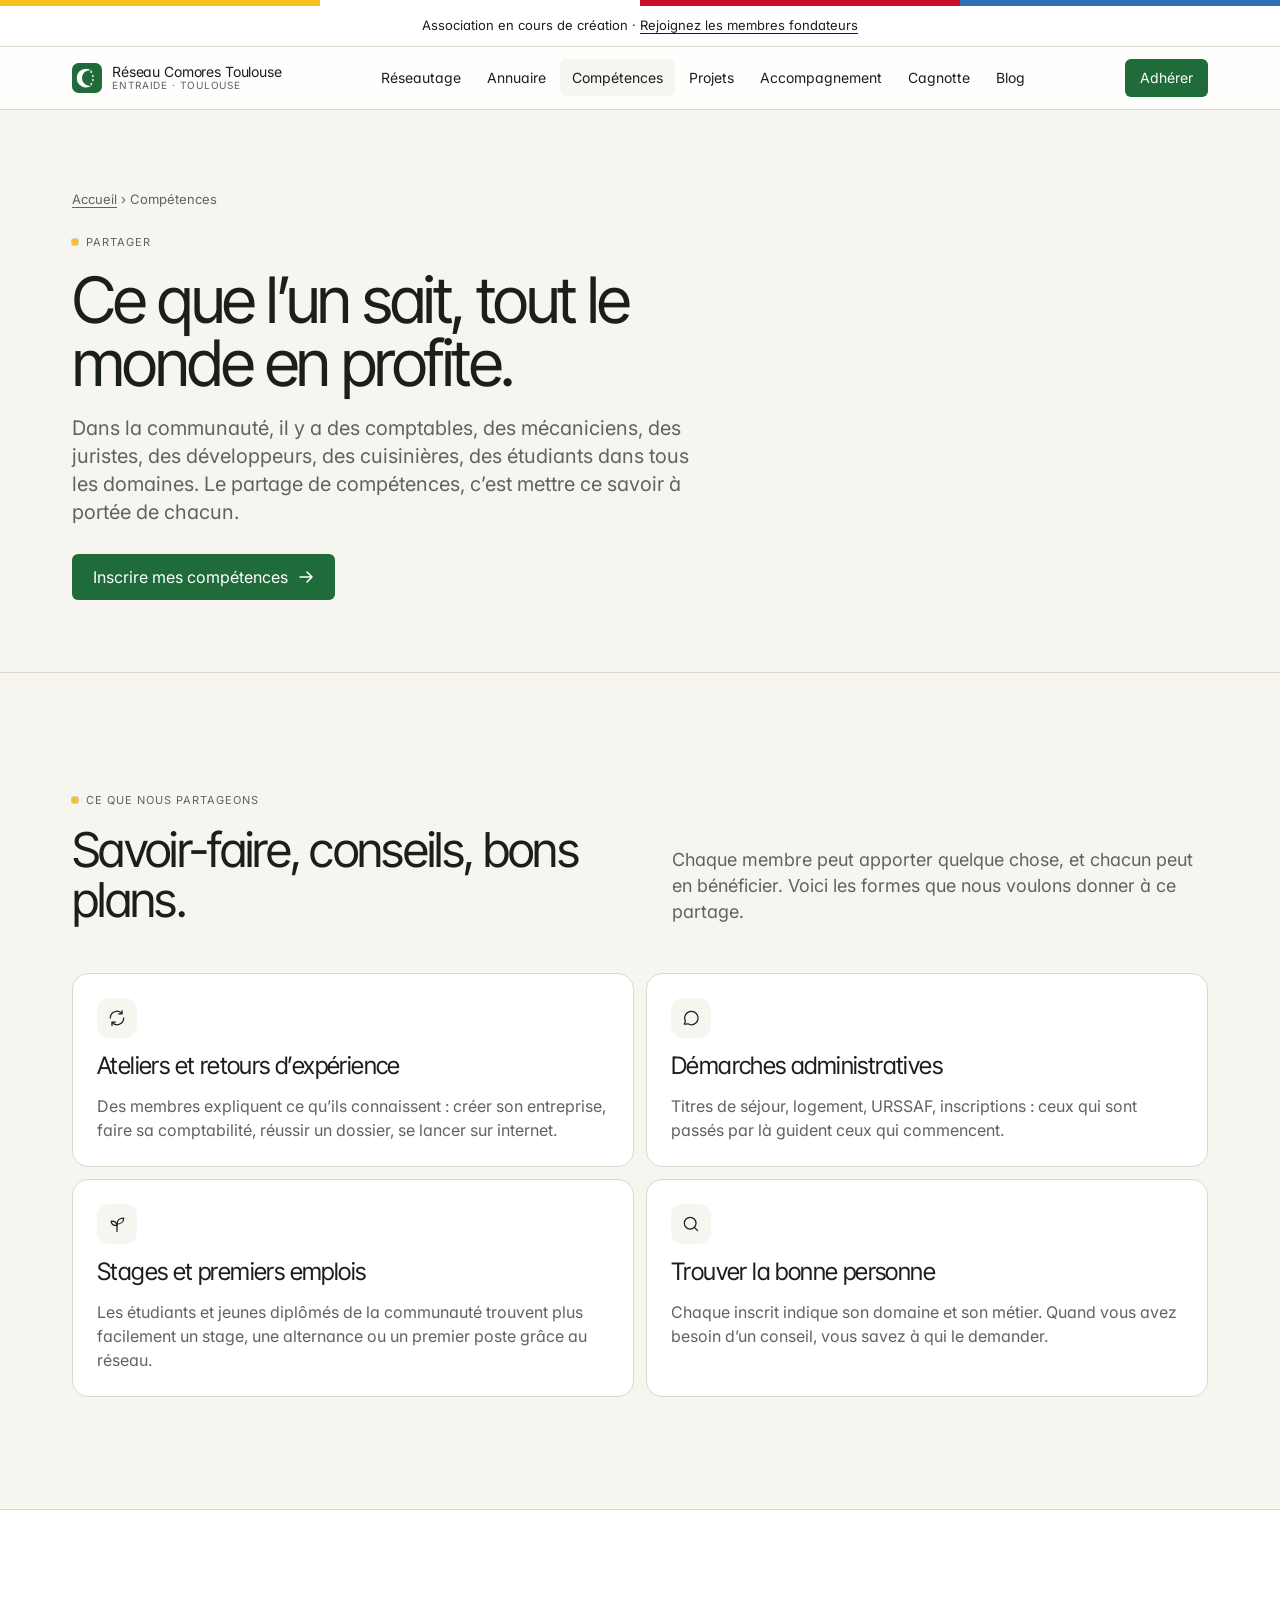
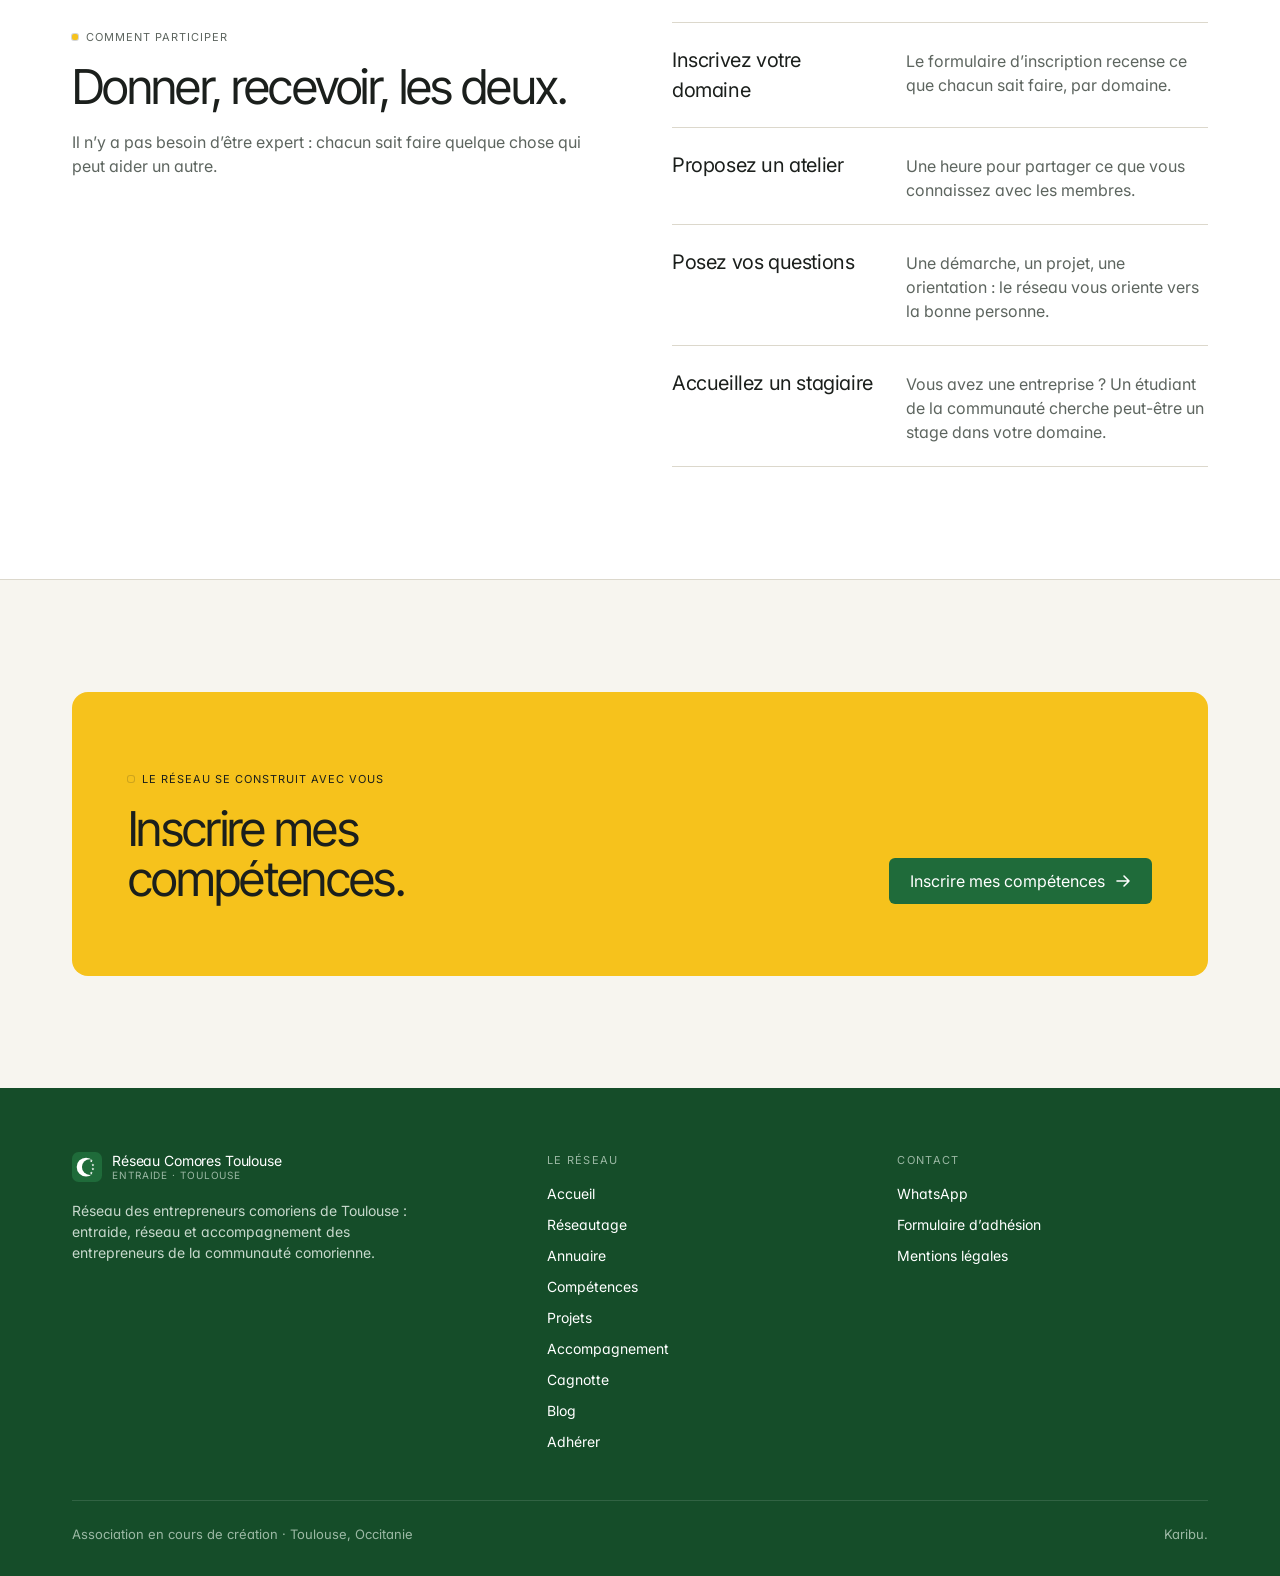
<file: competences/index.html>
<!doctype html>
<html lang="fr"><head>
<meta charset="utf-8"><meta name="viewport" content="width=device-width, initial-scale=1">
<title>Partage de compétences · Réseau des entrepreneurs comoriens de Toulouse</title>
<meta name="description" content="Compétences, bons plans, démarches administratives, stages : ce que l’un sait, tout le monde en profite dans le réseau des Comoriens de Toulouse.">
<link rel="canonical" href="https://kevinhadad36.github.io/entraide-comores-toulouse/competences/">
<meta property="og:type" content="website"><meta property="og:locale" content="fr_FR">
<meta property="og:site_name" content="Réseau des entrepreneurs comoriens de Toulouse">
<meta property="og:title" content="Partage de compétences · Réseau des entrepreneurs comoriens de Toulouse"><meta property="og:description" content="Compétences, bons plans, démarches administratives, stages : ce que l’un sait, tout le monde en profite dans le réseau des Comoriens de Toulouse.">
<meta property="og:url" content="https://kevinhadad36.github.io/entraide-comores-toulouse/competences/"><meta property="og:image" content="https://kevinhadad36.github.io/entraide-comores-toulouse/assets/og.png">
<meta property="og:image:width" content="1200"><meta property="og:image:height" content="630">
<meta name="twitter:card" content="summary_large_image">
<meta name="theme-color" content="#f7f5ef">
<link rel="icon" href="../assets/logo.svg" type="image/svg+xml">
<link rel="preconnect" href="https://fonts.googleapis.com"><link rel="preconnect" href="https://fonts.gstatic.com" crossorigin>
<link href="https://fonts.googleapis.com/css2?family=Inter:wght@400&family=Inter+Tight:wght@400&display=swap" rel="stylesheet">
<link rel="stylesheet" href="../assets/style.css">

</head><body>
<div class="announce">Association en cours de création · <a href="../adherer/">Rejoignez les membres fondateurs</a></div>
<header class="top"><div class="wrap nav">
<a class="brand" href="../"><svg viewBox="0 0 32 32" aria-hidden="true"><rect width="32" height="32" rx="7" fill="#1f6b3a"/><mask id="lg"><rect width="32" height="32" fill="#fff"/><circle cx="19" cy="16" r="8.4" fill="#000"/></mask><circle cx="15" cy="16" r="10" fill="#fff" mask="url(#lg)"/><g fill="#fff"><polygon points="20.60,8.05 21.01,9.04 22.07,9.12 21.26,9.82 21.51,10.85 20.60,10.30 19.69,10.85 19.94,9.82 19.13,9.12 20.19,9.04"/><polygon points="22.30,12.35 22.71,13.34 23.77,13.42 22.96,14.12 23.21,15.15 22.30,14.60 21.39,15.15 21.64,14.12 20.83,13.42 21.89,13.34"/><polygon points="22.30,16.55 22.71,17.54 23.77,17.62 22.96,18.32 23.21,19.35 22.30,18.80 21.39,19.35 21.64,18.32 20.83,17.62 21.89,17.54"/><polygon points="20.60,20.85 21.01,21.84 22.07,21.92 21.26,22.62 21.51,23.65 20.60,23.10 19.69,23.65 19.94,22.62 19.13,21.92 20.19,21.84"/></g></svg><span>Réseau Comores Toulouse<small>Entraide · Toulouse</small></span></a>
<ul><li><a href="../reseautage/">Réseautage</a></li><li><a href="../annuaire/">Annuaire</a></li><li><a href="../competences/" aria-current="page">Compétences</a></li><li><a href="../projets/">Projets</a></li><li><a href="../accompagnement/">Accompagnement</a></li><li><a href="../cagnotte/">Cagnotte</a></li><li><a href="../blog/">Blog</a></li></ul>
<div class="nav-right"><a class="btn btn-hl" href="../adherer/">Adhérer</a><button class="menu-btn" aria-label="Menu" aria-expanded="false" aria-controls="drawer"><svg viewBox="0 0 24 24"><path d="M4 8h16M4 16h16"/></svg></button></div>
</div><nav class="drawer" id="drawer"><a href="../">Accueil</a><a href="../reseautage/">Réseautage</a><a href="../annuaire/">Annuaire</a><a href="../competences/">Compétences</a><a href="../projets/">Projets</a><a href="../accompagnement/">Accompagnement</a><a href="../cagnotte/">Cagnotte</a><a href="../blog/">Blog</a><a href="../adherer/">Adhérer au réseau</a></nav></header>
<main>

<div class="page-hero"><div class="wrap">
  <p class="crumb"><a href="../">Accueil</a> › Compétences</p>
  <span class="label">Partager</span>
  <h1>Ce que l’un sait, tout le monde en profite.</h1>
  <p class="lead">Dans la communauté, il y a des comptables, des mécaniciens, des juristes, des développeurs, des cuisinières, des étudiants dans tous les domaines. Le partage de compétences, c’est mettre ce savoir à portée de chacun.</p>
  <div class="cta" style="margin-top:28px"><a class="btn btn-hl" href="../adherer/">Inscrire mes compétences <svg viewBox="0 0 16 16"><path d="M2 8h12M9 3l5 5-5 5"/></svg></a></div>
</div></div>

<section><div class="wrap">
  <div class="head split"><div><span class="label">Ce que nous partageons</span><h2 style="margin-top:16px">Savoir-faire, conseils, bons plans.</h2></div><p>Chaque membre peut apporter quelque chose, et chacun peut en bénéficier. Voici les formes que nous voulons donner à ce partage.</p></div>
  <div class="pillars"><div class="card reveal wide"><span class="icon"><svg viewBox="0 0 24 24"><path d="M4 12a8 8 0 0 1 14-5.3M20 12a8 8 0 0 1-14 5.3"/><path d="M18 3v4h-4M6 21v-4h4"/></svg></span><h3>Ateliers et retours d’expérience</h3><p>Des membres expliquent ce qu’ils connaissent : créer son entreprise, faire sa comptabilité, réussir un dossier, se lancer sur internet.</p></div><div class="card reveal wide"><span class="icon"><svg viewBox="0 0 24 24"><path d="M4 19.5l1.3-3.8A8 8 0 1 1 8.4 19z"/></svg></span><h3>Démarches administratives</h3><p>Titres de séjour, logement, URSSAF, inscriptions : ceux qui sont passés par là guident ceux qui commencent.</p></div><div class="card reveal wide"><span class="icon"><svg viewBox="0 0 24 24"><path d="M12 21v-9"/><path d="M12 12c0-4 3-7 8-7 0 4-3 7-8 7z"/><path d="M12 14c0-3-2.5-5.5-7-5.5 0 3 2.5 5.5 7 5.5z"/></svg></span><h3>Stages et premiers emplois</h3><p>Les étudiants et jeunes diplômés de la communauté trouvent plus facilement un stage, une alternance ou un premier poste grâce au réseau.</p></div><div class="card reveal wide"><span class="icon"><svg viewBox="0 0 24 24"><circle cx="11" cy="11" r="7"/><path d="M20 20l-4-4"/></svg></span><h3>Trouver la bonne personne</h3><p>Chaque inscrit indique son domaine et son métier. Quand vous avez besoin d’un conseil, vous savez à qui le demander.</p></div></div>
</div></section>

<section class="paper"><div class="wrap two">
  <div><span class="label">Comment participer</span><h2 style="margin-top:16px">Donner, recevoir, les deux.</h2><p class="muted" style="margin-top:18px">Il n’y a pas besoin d’être expert : chacun sait faire quelque chose qui peut aider un autre.</p></div>
  <ul class="who"><li><b>Inscrivez votre domaine</b><span>Le formulaire d’inscription recense ce que chacun sait faire, par domaine.</span></li><li><b>Proposez un atelier</b><span>Une heure pour partager ce que vous connaissez avec les membres.</span></li><li><b>Posez vos questions</b><span>Une démarche, un projet, une orientation : le réseau vous oriente vers la bonne personne.</span></li><li><b>Accueillez un stagiaire</b><span>Vous avez une entreprise ? Un étudiant de la communauté cherche peut-être un stage dans votre domaine.</span></li></ul>
</div></section>

<section><div class="wrap">
  
  <div class="final">
    <div><span class="label" style="color:var(--ink)">Le réseau se construit avec vous</span><h2 style="margin-top:16px">Inscrire mes compétences.</h2></div>
    <div class="cta"><a class="btn btn-dark" href="../adherer/">Inscrire mes compétences <svg viewBox="0 0 16 16"><path d="M2 8h12M9 3l5 5-5 5"/></svg></a></div>
  </div>
</div></section>
</main>
<footer><div class="wrap">
<div class="foot">
<div><a class="brand" href="../"><svg viewBox="0 0 32 32" aria-hidden="true"><rect width="32" height="32" rx="7" fill="#1f6b3a"/><mask id="lg"><rect width="32" height="32" fill="#fff"/><circle cx="19" cy="16" r="8.4" fill="#000"/></mask><circle cx="15" cy="16" r="10" fill="#fff" mask="url(#lg)"/><g fill="#fff"><polygon points="20.60,8.05 21.01,9.04 22.07,9.12 21.26,9.82 21.51,10.85 20.60,10.30 19.69,10.85 19.94,9.82 19.13,9.12 20.19,9.04"/><polygon points="22.30,12.35 22.71,13.34 23.77,13.42 22.96,14.12 23.21,15.15 22.30,14.60 21.39,15.15 21.64,14.12 20.83,13.42 21.89,13.34"/><polygon points="22.30,16.55 22.71,17.54 23.77,17.62 22.96,18.32 23.21,19.35 22.30,18.80 21.39,19.35 21.64,18.32 20.83,17.62 21.89,17.54"/><polygon points="20.60,20.85 21.01,21.84 22.07,21.92 21.26,22.62 21.51,23.65 20.60,23.10 19.69,23.65 19.94,22.62 19.13,21.92 20.19,21.84"/></g></svg><span>Réseau Comores Toulouse<small>Entraide · Toulouse</small></span></a><p style="margin-top:18px;max-width:38ch">Réseau des entrepreneurs comoriens de Toulouse : entraide, réseau et accompagnement des entrepreneurs de la communauté comorienne.</p></div>
<div><h4>Le réseau</h4><ul><li><a href="../">Accueil</a></li><li><a href="../reseautage/">Réseautage</a></li><li><a href="../annuaire/">Annuaire</a></li><li><a href="../competences/">Compétences</a></li><li><a href="../projets/">Projets</a></li><li><a href="../accompagnement/">Accompagnement</a></li><li><a href="../cagnotte/">Cagnotte</a></li><li><a href="../blog/">Blog</a></li><li><a href="../adherer/">Adhérer</a></li></ul></div>
<div><h4>Contact</h4><ul><li><a href="https://wa.me/33641478339">WhatsApp</a></li><li><a href="../adherer/">Formulaire d’adhésion</a></li><li><a href="../mentions-legales/">Mentions légales</a></li></ul></div>
</div>
<div class="foot-bottom"><span>Association en cours de création · Toulouse, Occitanie</span><span>Karibu.</span></div>
</div></footer>
<script src="../assets/app.js" defer></script>
</body></html>
</file>
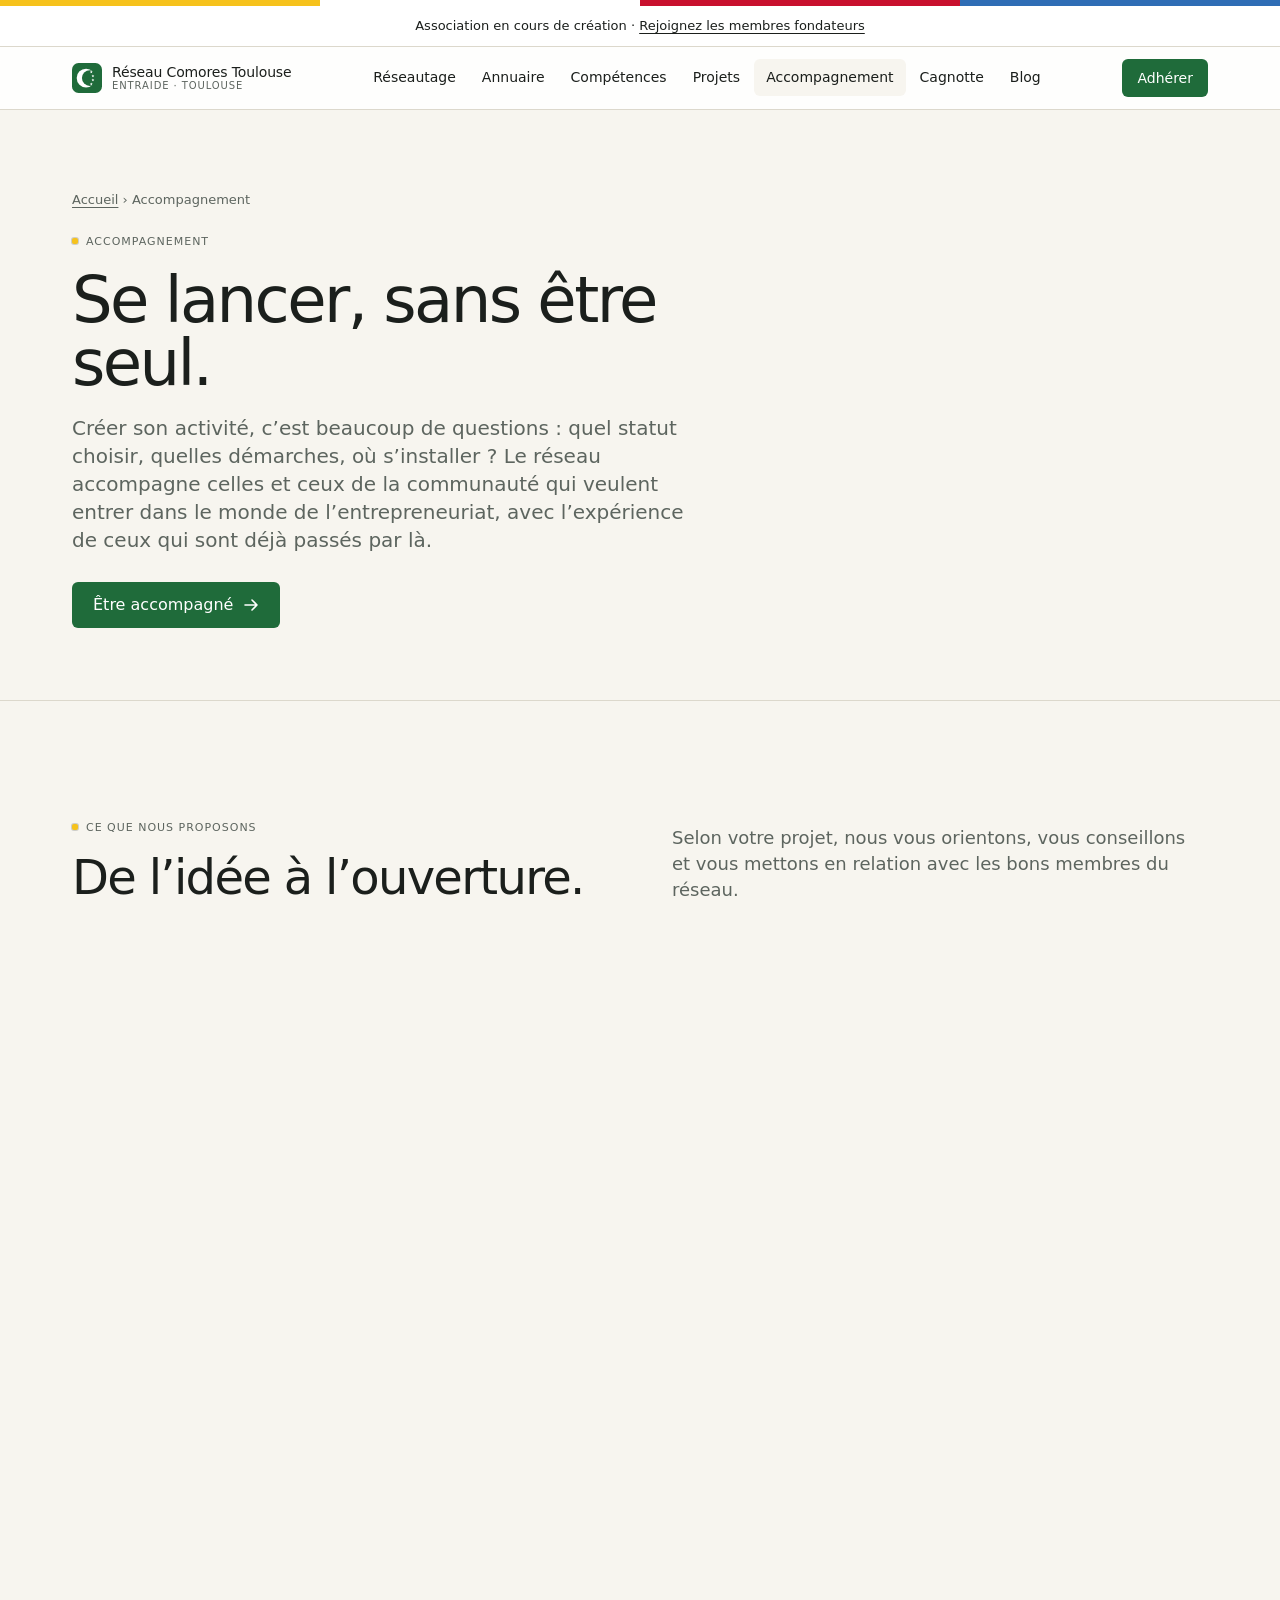
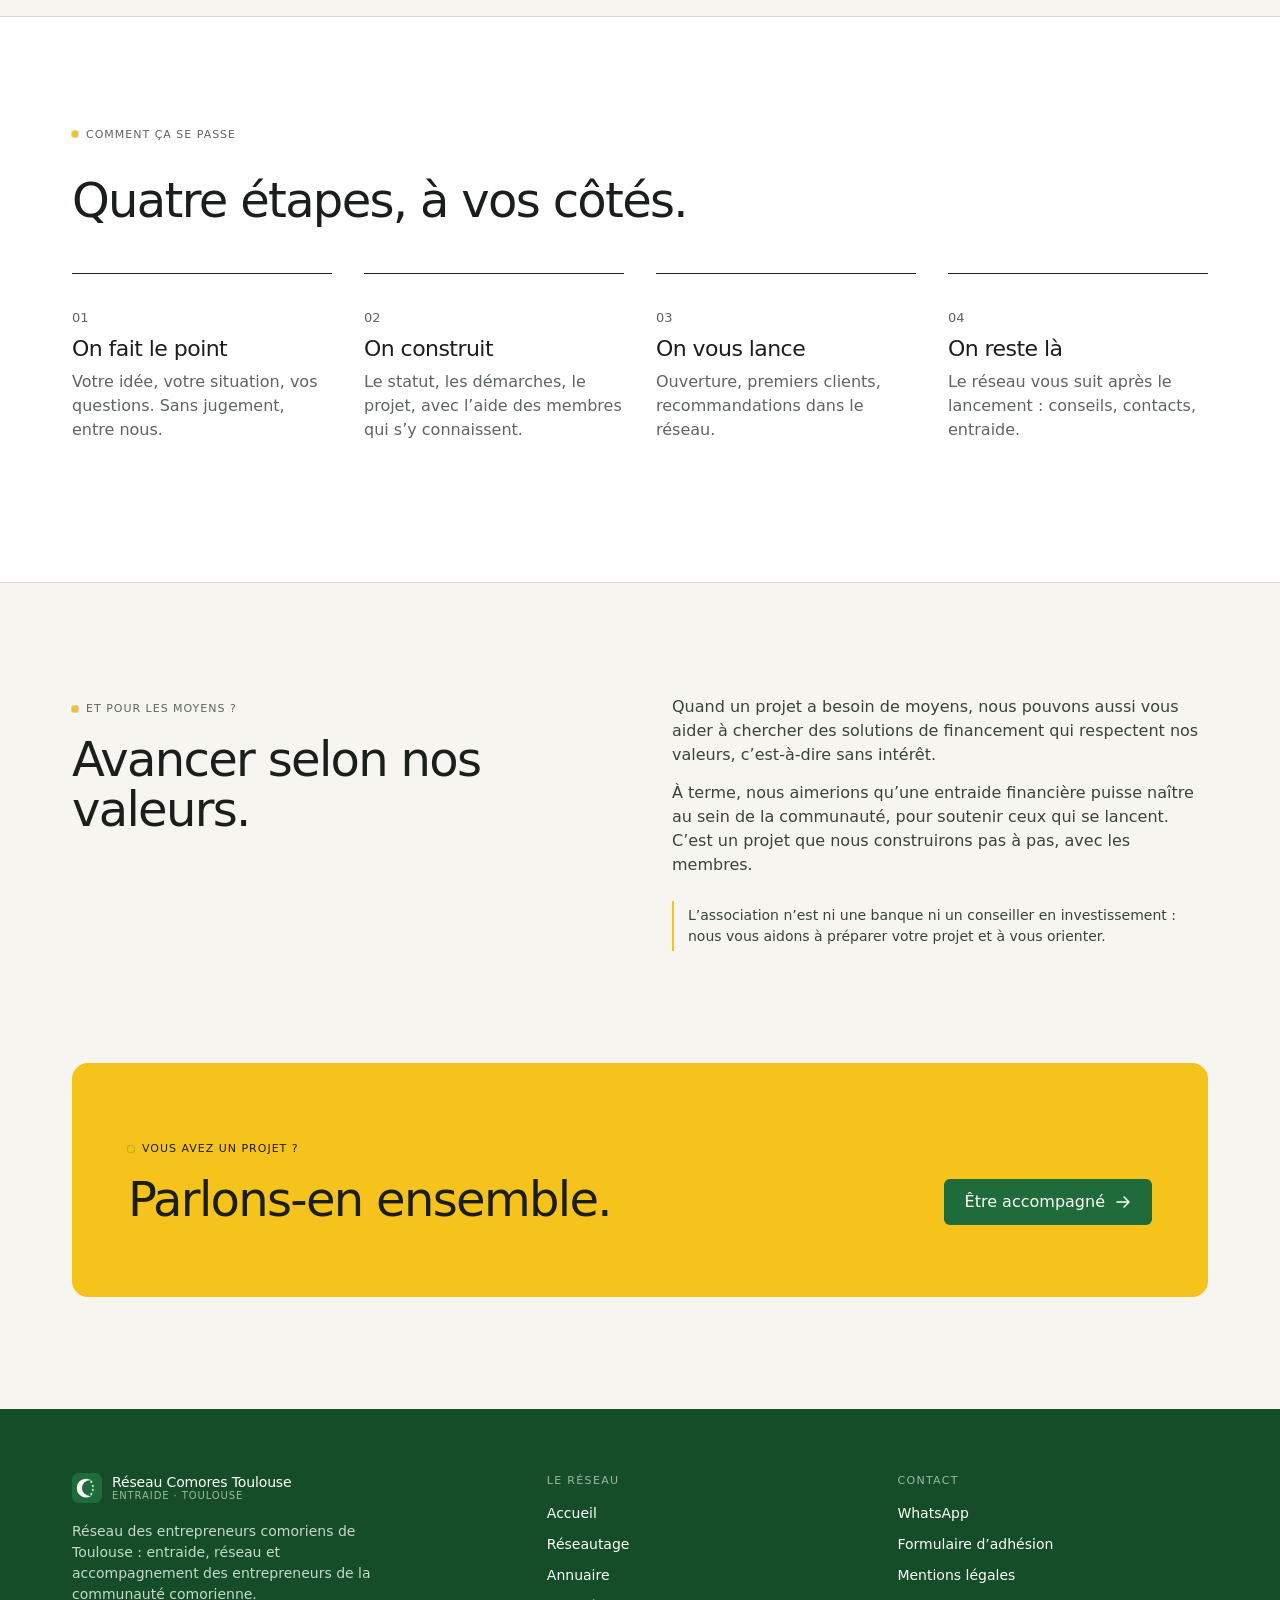
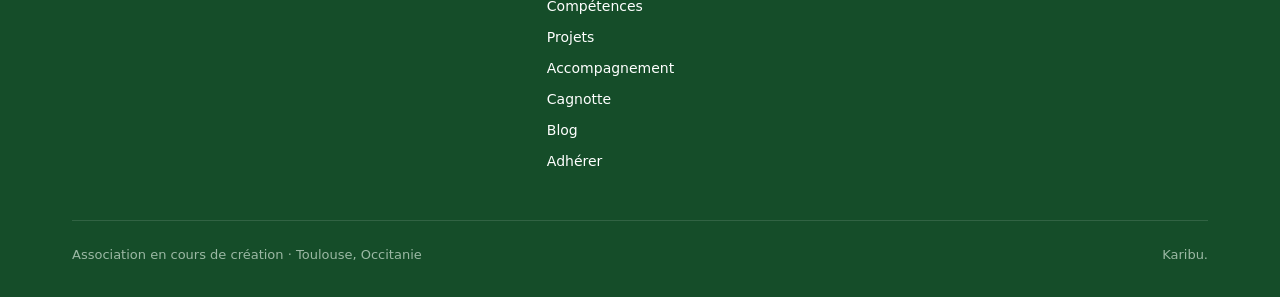
<file: financement/index.html>
<!doctype html><html lang="fr"><head><meta charset="utf-8"><meta name="robots" content="noindex"><meta http-equiv="refresh" content="0; url=../accompagnement/"><link rel="canonical" href="https://kevinhadad36.github.io/entraide-comores-toulouse/accompagnement/"><title>Accompagnement</title></head><body><a href="../accompagnement/">Accompagnement</a></body></html>
</file>
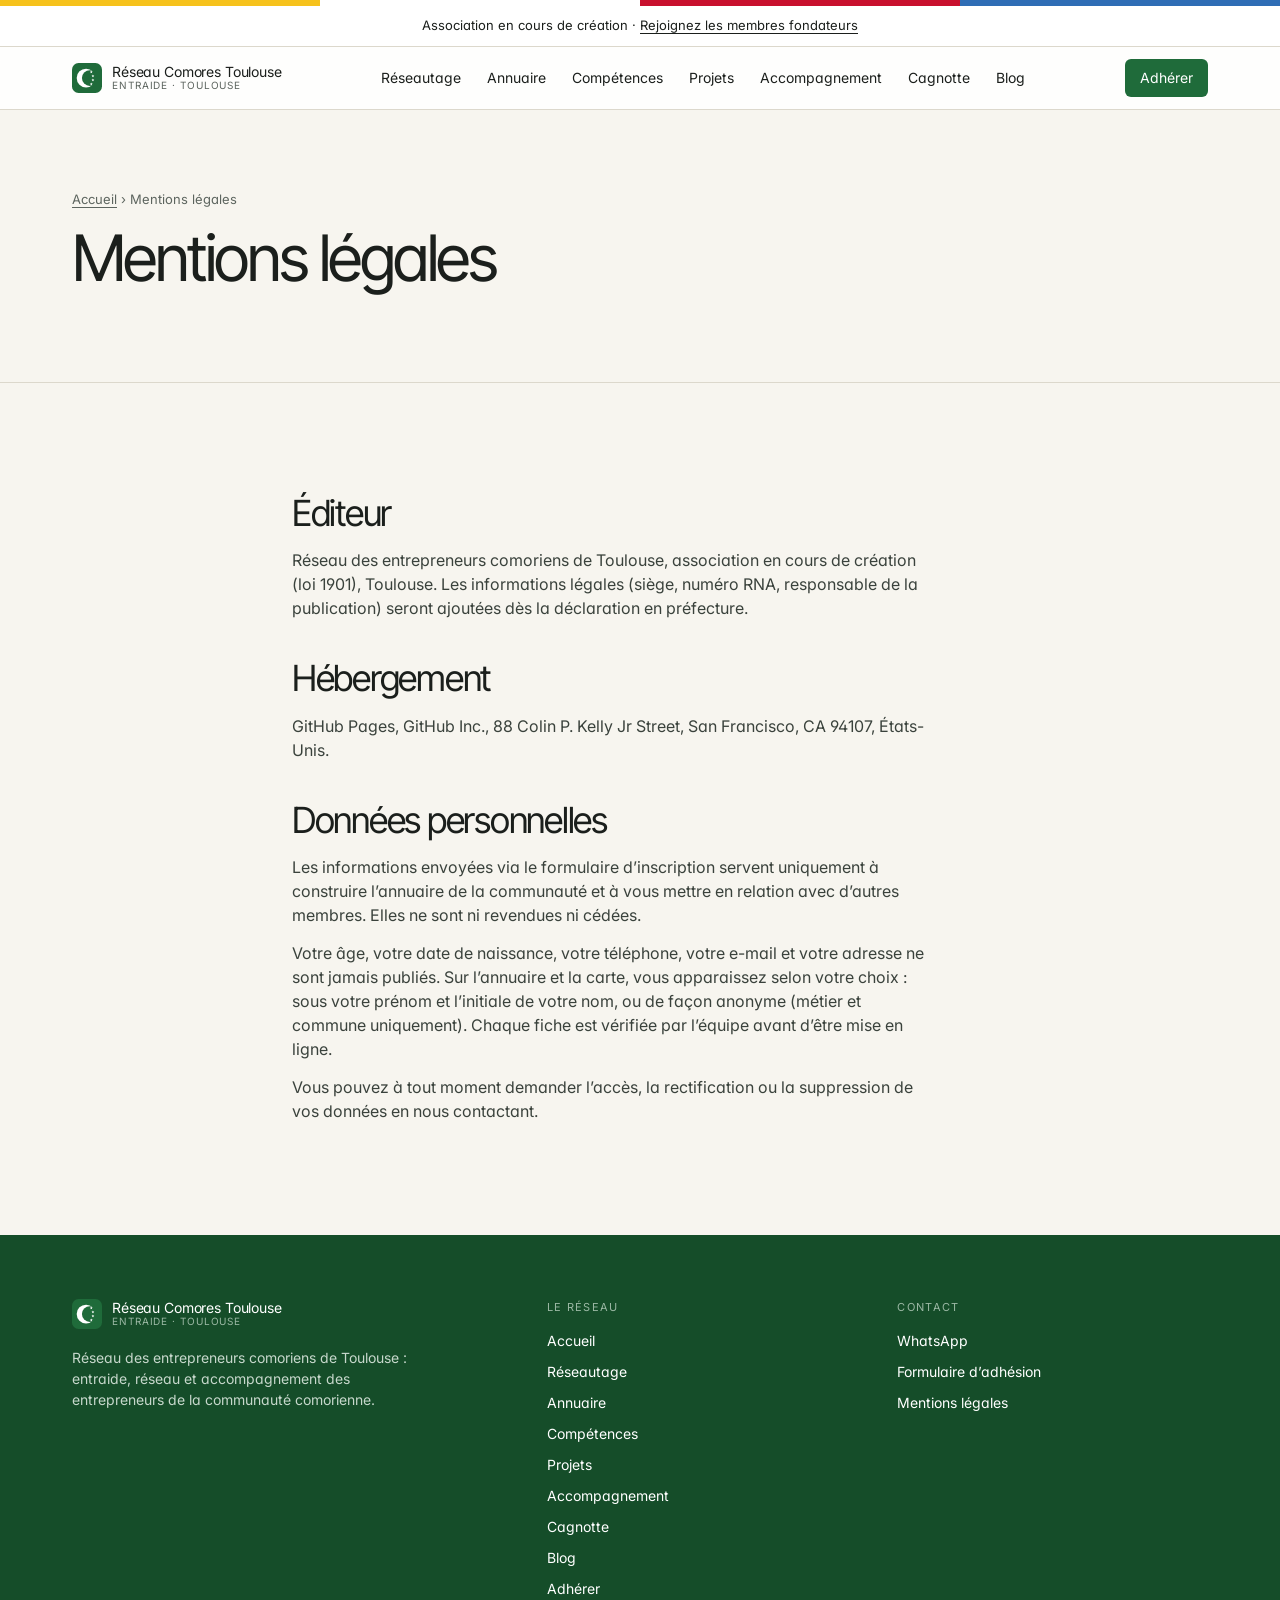
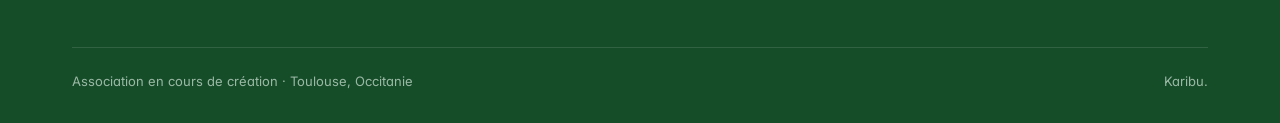
<file: mentions-legales/index.html>
<!doctype html>
<html lang="fr"><head>
<meta charset="utf-8"><meta name="viewport" content="width=device-width, initial-scale=1">
<title>Mentions légales · Réseau des entrepreneurs comoriens de Toulouse</title>
<meta name="description" content="Mentions légales et protection des données.">
<link rel="canonical" href="https://kevinhadad36.github.io/entraide-comores-toulouse/mentions-legales/">
<meta property="og:type" content="website"><meta property="og:locale" content="fr_FR">
<meta property="og:site_name" content="Réseau des entrepreneurs comoriens de Toulouse">
<meta property="og:title" content="Mentions légales · Réseau des entrepreneurs comoriens de Toulouse"><meta property="og:description" content="Mentions légales et protection des données.">
<meta property="og:url" content="https://kevinhadad36.github.io/entraide-comores-toulouse/mentions-legales/"><meta property="og:image" content="https://kevinhadad36.github.io/entraide-comores-toulouse/assets/og.png">
<meta property="og:image:width" content="1200"><meta property="og:image:height" content="630">
<meta name="twitter:card" content="summary_large_image">
<meta name="theme-color" content="#f7f5ef">
<link rel="icon" href="../assets/logo.svg" type="image/svg+xml">
<link rel="preconnect" href="https://fonts.googleapis.com"><link rel="preconnect" href="https://fonts.gstatic.com" crossorigin>
<link href="https://fonts.googleapis.com/css2?family=Inter:wght@400&family=Inter+Tight:wght@400&display=swap" rel="stylesheet">
<link rel="stylesheet" href="../assets/style.css">

</head><body>
<div class="announce">Association en cours de création · <a href="../adherer/">Rejoignez les membres fondateurs</a></div>
<header class="top"><div class="wrap nav">
<a class="brand" href="../"><svg viewBox="0 0 32 32" aria-hidden="true"><rect width="32" height="32" rx="7" fill="#1f6b3a"/><mask id="lg"><rect width="32" height="32" fill="#fff"/><circle cx="19" cy="16" r="8.4" fill="#000"/></mask><circle cx="15" cy="16" r="10" fill="#fff" mask="url(#lg)"/><g fill="#fff"><polygon points="20.60,8.05 21.01,9.04 22.07,9.12 21.26,9.82 21.51,10.85 20.60,10.30 19.69,10.85 19.94,9.82 19.13,9.12 20.19,9.04"/><polygon points="22.30,12.35 22.71,13.34 23.77,13.42 22.96,14.12 23.21,15.15 22.30,14.60 21.39,15.15 21.64,14.12 20.83,13.42 21.89,13.34"/><polygon points="22.30,16.55 22.71,17.54 23.77,17.62 22.96,18.32 23.21,19.35 22.30,18.80 21.39,19.35 21.64,18.32 20.83,17.62 21.89,17.54"/><polygon points="20.60,20.85 21.01,21.84 22.07,21.92 21.26,22.62 21.51,23.65 20.60,23.10 19.69,23.65 19.94,22.62 19.13,21.92 20.19,21.84"/></g></svg><span>Réseau Comores Toulouse<small>Entraide · Toulouse</small></span></a>
<ul><li><a href="../reseautage/">Réseautage</a></li><li><a href="../annuaire/">Annuaire</a></li><li><a href="../competences/">Compétences</a></li><li><a href="../projets/">Projets</a></li><li><a href="../accompagnement/">Accompagnement</a></li><li><a href="../cagnotte/">Cagnotte</a></li><li><a href="../blog/">Blog</a></li></ul>
<div class="nav-right"><a class="btn btn-hl" href="../adherer/">Adhérer</a><button class="menu-btn" aria-label="Menu" aria-expanded="false" aria-controls="drawer"><svg viewBox="0 0 24 24"><path d="M4 8h16M4 16h16"/></svg></button></div>
</div><nav class="drawer" id="drawer"><a href="../">Accueil</a><a href="../reseautage/">Réseautage</a><a href="../annuaire/">Annuaire</a><a href="../competences/">Compétences</a><a href="../projets/">Projets</a><a href="../accompagnement/">Accompagnement</a><a href="../cagnotte/">Cagnotte</a><a href="../blog/">Blog</a><a href="../adherer/">Adhérer au réseau</a></nav></header>
<main>

<div class="page-hero"><div class="wrap"><p class="crumb"><a href="../">Accueil</a> › Mentions légales</p><h1>Mentions légales</h1></div></div>
<section><div class="wrap prose" style="display:grid;gap:40px;max-width:760px;margin:0 auto">
  <div><h2>Éditeur</h2><p>Réseau des entrepreneurs comoriens de Toulouse, association en cours de création (loi 1901), Toulouse. Les informations légales (siège, numéro RNA, responsable de la publication) seront ajoutées dès la déclaration en préfecture.</p></div>
  <div><h2>Hébergement</h2><p>GitHub Pages, GitHub Inc., 88 Colin P. Kelly Jr Street, San Francisco, CA 94107, États-Unis.</p></div>
  <div><h2>Données personnelles</h2><p>Les informations envoyées via le formulaire d’inscription servent uniquement à construire l’annuaire de la communauté et à vous mettre en relation avec d’autres membres. Elles ne sont ni revendues ni cédées.</p><p>Votre âge, votre date de naissance, votre téléphone, votre e-mail et votre adresse ne sont jamais publiés. Sur l’annuaire et la carte, vous apparaissez selon votre choix : sous votre prénom et l’initiale de votre nom, ou de façon anonyme (métier et commune uniquement). Chaque fiche est vérifiée par l’équipe avant d’être mise en ligne.</p><p>Vous pouvez à tout moment demander l’accès, la rectification ou la suppression de vos données en nous contactant.</p></div>
</div></section>
</main>
<footer><div class="wrap">
<div class="foot">
<div><a class="brand" href="../"><svg viewBox="0 0 32 32" aria-hidden="true"><rect width="32" height="32" rx="7" fill="#1f6b3a"/><mask id="lg"><rect width="32" height="32" fill="#fff"/><circle cx="19" cy="16" r="8.4" fill="#000"/></mask><circle cx="15" cy="16" r="10" fill="#fff" mask="url(#lg)"/><g fill="#fff"><polygon points="20.60,8.05 21.01,9.04 22.07,9.12 21.26,9.82 21.51,10.85 20.60,10.30 19.69,10.85 19.94,9.82 19.13,9.12 20.19,9.04"/><polygon points="22.30,12.35 22.71,13.34 23.77,13.42 22.96,14.12 23.21,15.15 22.30,14.60 21.39,15.15 21.64,14.12 20.83,13.42 21.89,13.34"/><polygon points="22.30,16.55 22.71,17.54 23.77,17.62 22.96,18.32 23.21,19.35 22.30,18.80 21.39,19.35 21.64,18.32 20.83,17.62 21.89,17.54"/><polygon points="20.60,20.85 21.01,21.84 22.07,21.92 21.26,22.62 21.51,23.65 20.60,23.10 19.69,23.65 19.94,22.62 19.13,21.92 20.19,21.84"/></g></svg><span>Réseau Comores Toulouse<small>Entraide · Toulouse</small></span></a><p style="margin-top:18px;max-width:38ch">Réseau des entrepreneurs comoriens de Toulouse : entraide, réseau et accompagnement des entrepreneurs de la communauté comorienne.</p></div>
<div><h4>Le réseau</h4><ul><li><a href="../">Accueil</a></li><li><a href="../reseautage/">Réseautage</a></li><li><a href="../annuaire/">Annuaire</a></li><li><a href="../competences/">Compétences</a></li><li><a href="../projets/">Projets</a></li><li><a href="../accompagnement/">Accompagnement</a></li><li><a href="../cagnotte/">Cagnotte</a></li><li><a href="../blog/">Blog</a></li><li><a href="../adherer/">Adhérer</a></li></ul></div>
<div><h4>Contact</h4><ul><li><a href="https://wa.me/33641478339">WhatsApp</a></li><li><a href="../adherer/">Formulaire d’adhésion</a></li><li><a href="../mentions-legales/">Mentions légales</a></li></ul></div>
</div>
<div class="foot-bottom"><span>Association en cours de création · Toulouse, Occitanie</span><span>Karibu.</span></div>
</div></footer>
<script src="../assets/app.js" defer></script>
</body></html>
</file>
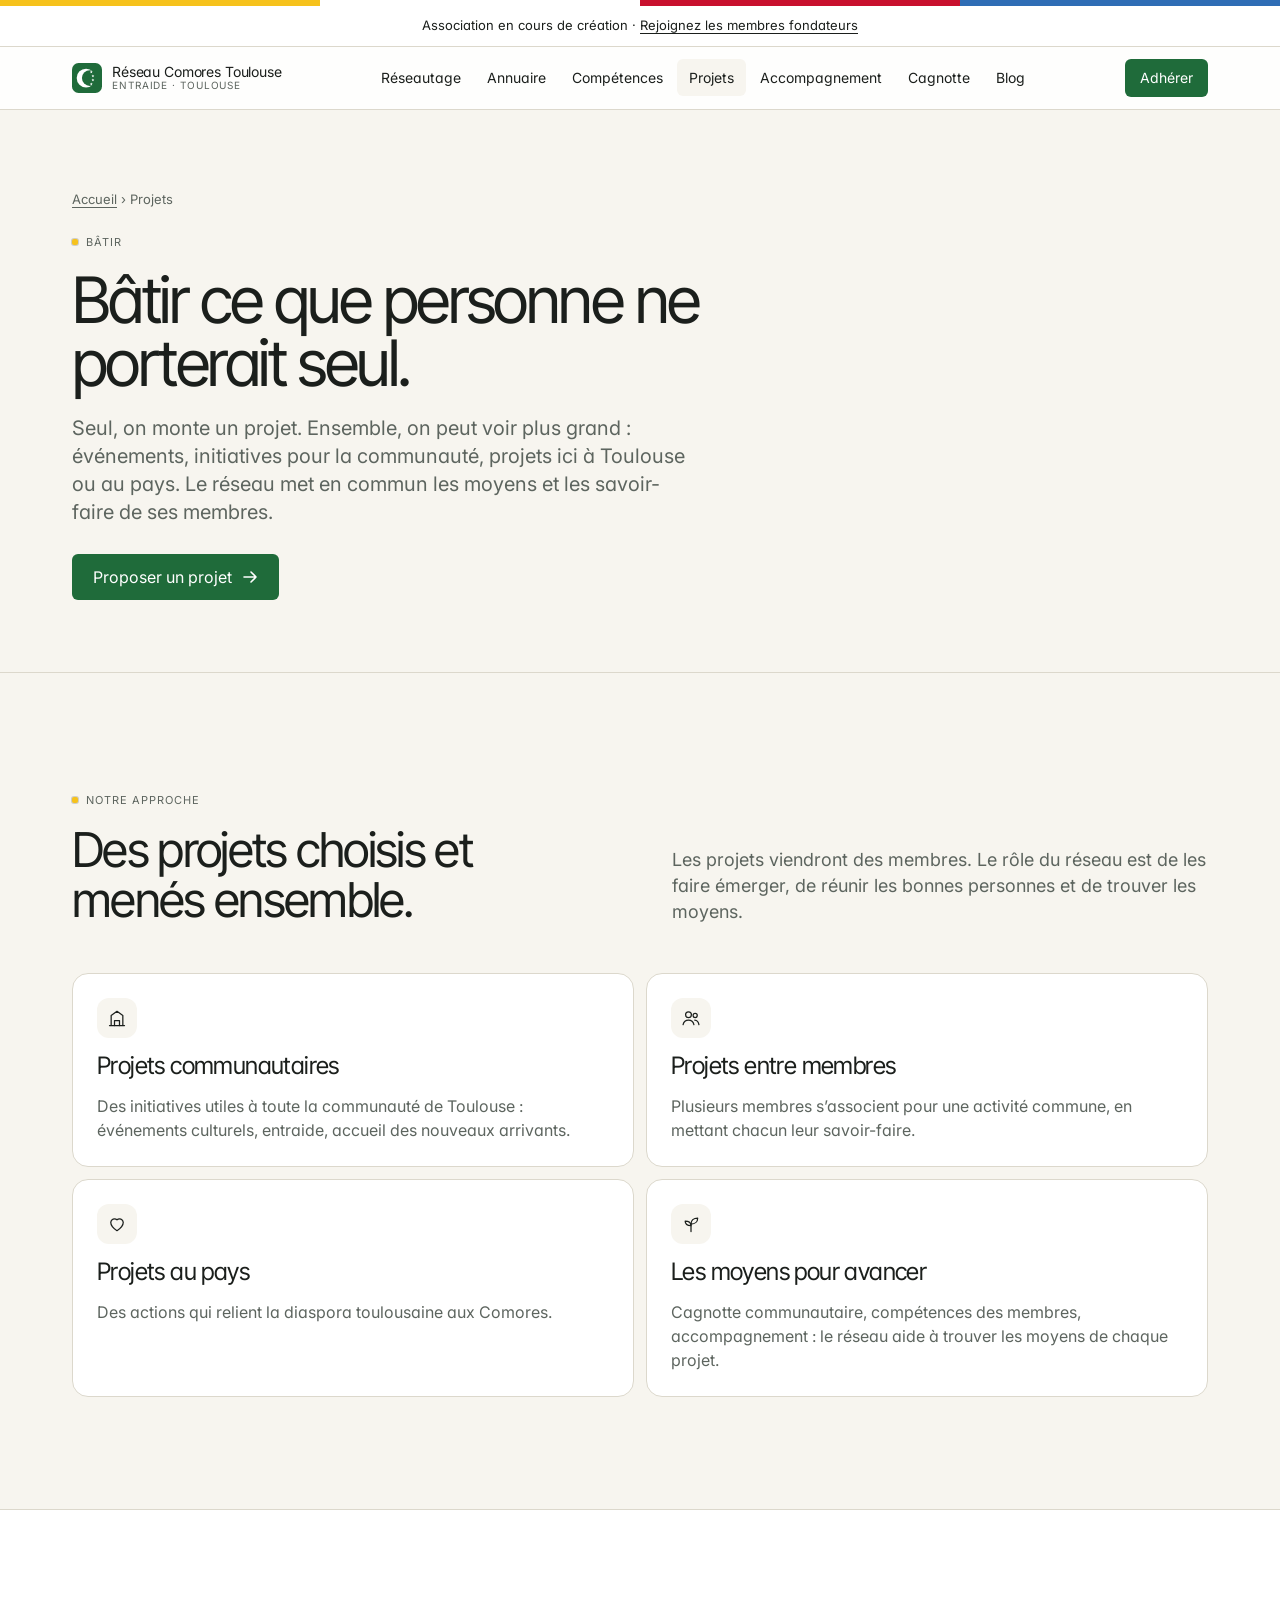
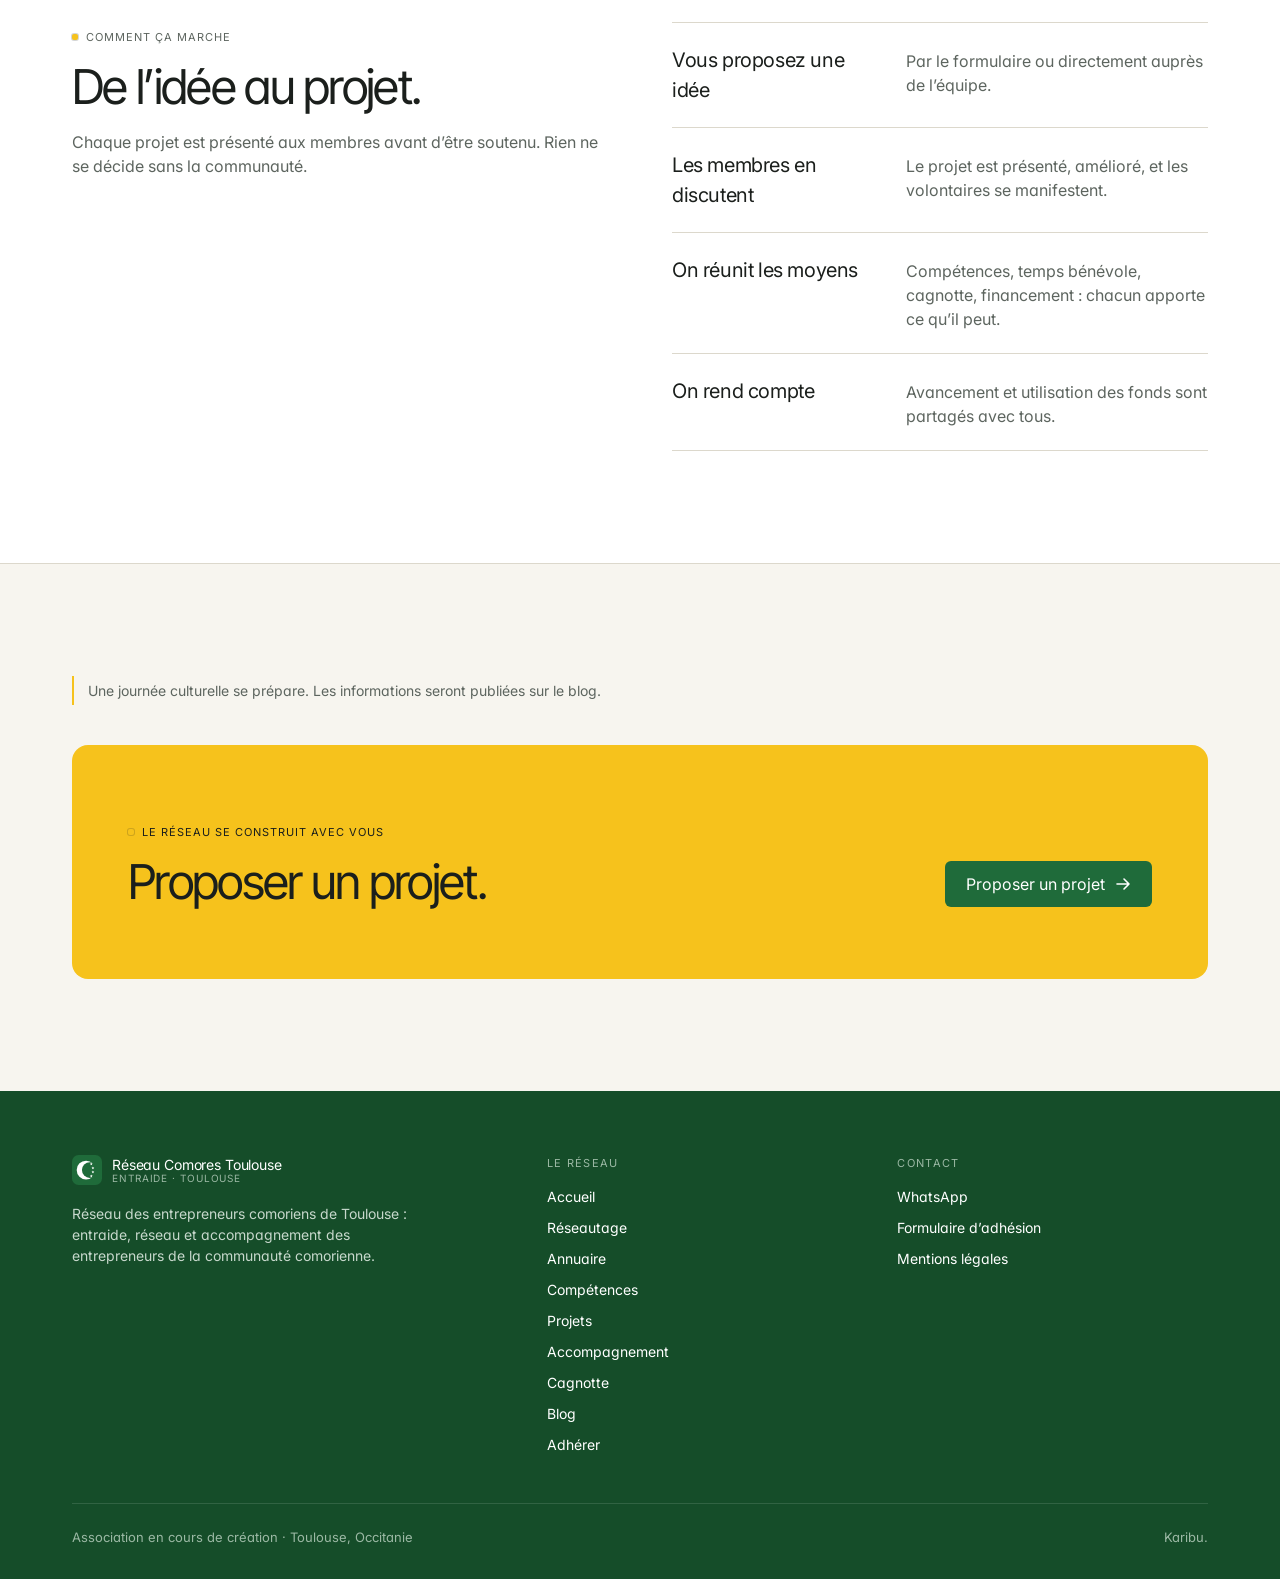
<file: projets/index.html>
<!doctype html>
<html lang="fr"><head>
<meta charset="utf-8"><meta name="viewport" content="width=device-width, initial-scale=1">
<title>Projets d’envergure · Réseau des entrepreneurs comoriens de Toulouse</title>
<meta name="description" content="Des projets communautaires ou non, que personne ne porterait seul : le réseau des Comoriens de Toulouse met en commun moyens et savoir-faire.">
<link rel="canonical" href="https://kevinhadad36.github.io/entraide-comores-toulouse/projets/">
<meta property="og:type" content="website"><meta property="og:locale" content="fr_FR">
<meta property="og:site_name" content="Réseau des entrepreneurs comoriens de Toulouse">
<meta property="og:title" content="Projets d’envergure · Réseau des entrepreneurs comoriens de Toulouse"><meta property="og:description" content="Des projets communautaires ou non, que personne ne porterait seul : le réseau des Comoriens de Toulouse met en commun moyens et savoir-faire.">
<meta property="og:url" content="https://kevinhadad36.github.io/entraide-comores-toulouse/projets/"><meta property="og:image" content="https://kevinhadad36.github.io/entraide-comores-toulouse/assets/og.png">
<meta property="og:image:width" content="1200"><meta property="og:image:height" content="630">
<meta name="twitter:card" content="summary_large_image">
<meta name="theme-color" content="#f7f5ef">
<link rel="icon" href="../assets/logo.svg" type="image/svg+xml">
<link rel="preconnect" href="https://fonts.googleapis.com"><link rel="preconnect" href="https://fonts.gstatic.com" crossorigin>
<link href="https://fonts.googleapis.com/css2?family=Inter:wght@400&family=Inter+Tight:wght@400&display=swap" rel="stylesheet">
<link rel="stylesheet" href="../assets/style.css">

</head><body>
<div class="announce">Association en cours de création · <a href="../adherer/">Rejoignez les membres fondateurs</a></div>
<header class="top"><div class="wrap nav">
<a class="brand" href="../"><svg viewBox="0 0 32 32" aria-hidden="true"><rect width="32" height="32" rx="7" fill="#1f6b3a"/><mask id="lg"><rect width="32" height="32" fill="#fff"/><circle cx="19" cy="16" r="8.4" fill="#000"/></mask><circle cx="15" cy="16" r="10" fill="#fff" mask="url(#lg)"/><g fill="#fff"><polygon points="20.60,8.05 21.01,9.04 22.07,9.12 21.26,9.82 21.51,10.85 20.60,10.30 19.69,10.85 19.94,9.82 19.13,9.12 20.19,9.04"/><polygon points="22.30,12.35 22.71,13.34 23.77,13.42 22.96,14.12 23.21,15.15 22.30,14.60 21.39,15.15 21.64,14.12 20.83,13.42 21.89,13.34"/><polygon points="22.30,16.55 22.71,17.54 23.77,17.62 22.96,18.32 23.21,19.35 22.30,18.80 21.39,19.35 21.64,18.32 20.83,17.62 21.89,17.54"/><polygon points="20.60,20.85 21.01,21.84 22.07,21.92 21.26,22.62 21.51,23.65 20.60,23.10 19.69,23.65 19.94,22.62 19.13,21.92 20.19,21.84"/></g></svg><span>Réseau Comores Toulouse<small>Entraide · Toulouse</small></span></a>
<ul><li><a href="../reseautage/">Réseautage</a></li><li><a href="../annuaire/">Annuaire</a></li><li><a href="../competences/">Compétences</a></li><li><a href="../projets/" aria-current="page">Projets</a></li><li><a href="../accompagnement/">Accompagnement</a></li><li><a href="../cagnotte/">Cagnotte</a></li><li><a href="../blog/">Blog</a></li></ul>
<div class="nav-right"><a class="btn btn-hl" href="../adherer/">Adhérer</a><button class="menu-btn" aria-label="Menu" aria-expanded="false" aria-controls="drawer"><svg viewBox="0 0 24 24"><path d="M4 8h16M4 16h16"/></svg></button></div>
</div><nav class="drawer" id="drawer"><a href="../">Accueil</a><a href="../reseautage/">Réseautage</a><a href="../annuaire/">Annuaire</a><a href="../competences/">Compétences</a><a href="../projets/">Projets</a><a href="../accompagnement/">Accompagnement</a><a href="../cagnotte/">Cagnotte</a><a href="../blog/">Blog</a><a href="../adherer/">Adhérer au réseau</a></nav></header>
<main>

<div class="page-hero"><div class="wrap">
  <p class="crumb"><a href="../">Accueil</a> › Projets</p>
  <span class="label">Bâtir</span>
  <h1>Bâtir ce que personne ne porterait seul.</h1>
  <p class="lead">Seul, on monte un projet. Ensemble, on peut voir plus grand : événements, initiatives pour la communauté, projets ici à Toulouse ou au pays. Le réseau met en commun les moyens et les savoir-faire de ses membres.</p>
  <div class="cta" style="margin-top:28px"><a class="btn btn-hl" href="../adherer/">Proposer un projet <svg viewBox="0 0 16 16"><path d="M2 8h12M9 3l5 5-5 5"/></svg></a></div>
</div></div>

<section><div class="wrap">
  <div class="head split"><div><span class="label">Notre approche</span><h2 style="margin-top:16px">Des projets choisis et menés ensemble.</h2></div><p>Les projets viendront des membres. Le rôle du réseau est de les faire émerger, de réunir les bonnes personnes et de trouver les moyens.</p></div>
  <div class="pillars"><div class="card reveal wide"><span class="icon"><svg viewBox="0 0 24 24"><path d="M3 21h18M5 21V9l7-5 7 5v12"/><path d="M9 21v-6h6v6"/></svg></span><h3>Projets communautaires</h3><p>Des initiatives utiles à toute la communauté de Toulouse : événements culturels, entraide, accueil des nouveaux arrivants.</p></div><div class="card reveal wide"><span class="icon"><svg viewBox="0 0 24 24"><circle cx="9" cy="8" r="3.5"/><path d="M2.5 20c.8-3.6 3.4-5.5 6.5-5.5s5.7 1.9 6.5 5.5"/><circle cx="17" cy="9" r="2.5"/><path d="M16.5 14.6c2.6.2 4.4 1.9 5 5.4"/></svg></span><h3>Projets entre membres</h3><p>Plusieurs membres s’associent pour une activité commune, en mettant chacun leur savoir-faire.</p></div><div class="card reveal wide"><span class="icon"><svg viewBox="0 0 24 24"><path d="M12 20s-7.5-4.6-7.5-10A4.5 4.5 0 0 1 12 7a4.5 4.5 0 0 1 7.5 3c0 5.4-7.5 10-7.5 10z"/></svg></span><h3>Projets au pays</h3><p>Des actions qui relient la diaspora toulousaine aux Comores.</p></div><div class="card reveal wide"><span class="icon"><svg viewBox="0 0 24 24"><path d="M12 21v-9"/><path d="M12 12c0-4 3-7 8-7 0 4-3 7-8 7z"/><path d="M12 14c0-3-2.5-5.5-7-5.5 0 3 2.5 5.5 7 5.5z"/></svg></span><h3>Les moyens pour avancer</h3><p>Cagnotte communautaire, compétences des membres, accompagnement : le réseau aide à trouver les moyens de chaque projet.</p></div></div>
</div></section>

<section class="paper"><div class="wrap two">
  <div><span class="label">Comment ça marche</span><h2 style="margin-top:16px">De l’idée au projet.</h2><p class="muted" style="margin-top:18px">Chaque projet est présenté aux membres avant d’être soutenu. Rien ne se décide sans la communauté.</p></div>
  <ul class="who"><li><b>Vous proposez une idée</b><span>Par le formulaire ou directement auprès de l’équipe.</span></li><li><b>Les membres en discutent</b><span>Le projet est présenté, amélioré, et les volontaires se manifestent.</span></li><li><b>On réunit les moyens</b><span>Compétences, temps bénévole, cagnotte, financement : chacun apporte ce qu’il peut.</span></li><li><b>On rend compte</b><span>Avancement et utilisation des fonds sont partagés avec tous.</span></li></ul>
</div></section>

<section><div class="wrap">
  <p class="note" style="margin-bottom:40px">Une journée culturelle se prépare. Les informations seront publiées sur le blog.</p>
  <div class="final">
    <div><span class="label" style="color:var(--ink)">Le réseau se construit avec vous</span><h2 style="margin-top:16px">Proposer un projet.</h2></div>
    <div class="cta"><a class="btn btn-dark" href="../adherer/">Proposer un projet <svg viewBox="0 0 16 16"><path d="M2 8h12M9 3l5 5-5 5"/></svg></a></div>
  </div>
</div></section>
</main>
<footer><div class="wrap">
<div class="foot">
<div><a class="brand" href="../"><svg viewBox="0 0 32 32" aria-hidden="true"><rect width="32" height="32" rx="7" fill="#1f6b3a"/><mask id="lg"><rect width="32" height="32" fill="#fff"/><circle cx="19" cy="16" r="8.4" fill="#000"/></mask><circle cx="15" cy="16" r="10" fill="#fff" mask="url(#lg)"/><g fill="#fff"><polygon points="20.60,8.05 21.01,9.04 22.07,9.12 21.26,9.82 21.51,10.85 20.60,10.30 19.69,10.85 19.94,9.82 19.13,9.12 20.19,9.04"/><polygon points="22.30,12.35 22.71,13.34 23.77,13.42 22.96,14.12 23.21,15.15 22.30,14.60 21.39,15.15 21.64,14.12 20.83,13.42 21.89,13.34"/><polygon points="22.30,16.55 22.71,17.54 23.77,17.62 22.96,18.32 23.21,19.35 22.30,18.80 21.39,19.35 21.64,18.32 20.83,17.62 21.89,17.54"/><polygon points="20.60,20.85 21.01,21.84 22.07,21.92 21.26,22.62 21.51,23.65 20.60,23.10 19.69,23.65 19.94,22.62 19.13,21.92 20.19,21.84"/></g></svg><span>Réseau Comores Toulouse<small>Entraide · Toulouse</small></span></a><p style="margin-top:18px;max-width:38ch">Réseau des entrepreneurs comoriens de Toulouse : entraide, réseau et accompagnement des entrepreneurs de la communauté comorienne.</p></div>
<div><h4>Le réseau</h4><ul><li><a href="../">Accueil</a></li><li><a href="../reseautage/">Réseautage</a></li><li><a href="../annuaire/">Annuaire</a></li><li><a href="../competences/">Compétences</a></li><li><a href="../projets/">Projets</a></li><li><a href="../accompagnement/">Accompagnement</a></li><li><a href="../cagnotte/">Cagnotte</a></li><li><a href="../blog/">Blog</a></li><li><a href="../adherer/">Adhérer</a></li></ul></div>
<div><h4>Contact</h4><ul><li><a href="https://wa.me/33641478339">WhatsApp</a></li><li><a href="../adherer/">Formulaire d’adhésion</a></li><li><a href="../mentions-legales/">Mentions légales</a></li></ul></div>
</div>
<div class="foot-bottom"><span>Association en cours de création · Toulouse, Occitanie</span><span>Karibu.</span></div>
</div></footer>
<script src="../assets/app.js" defer></script>
</body></html>
</file>
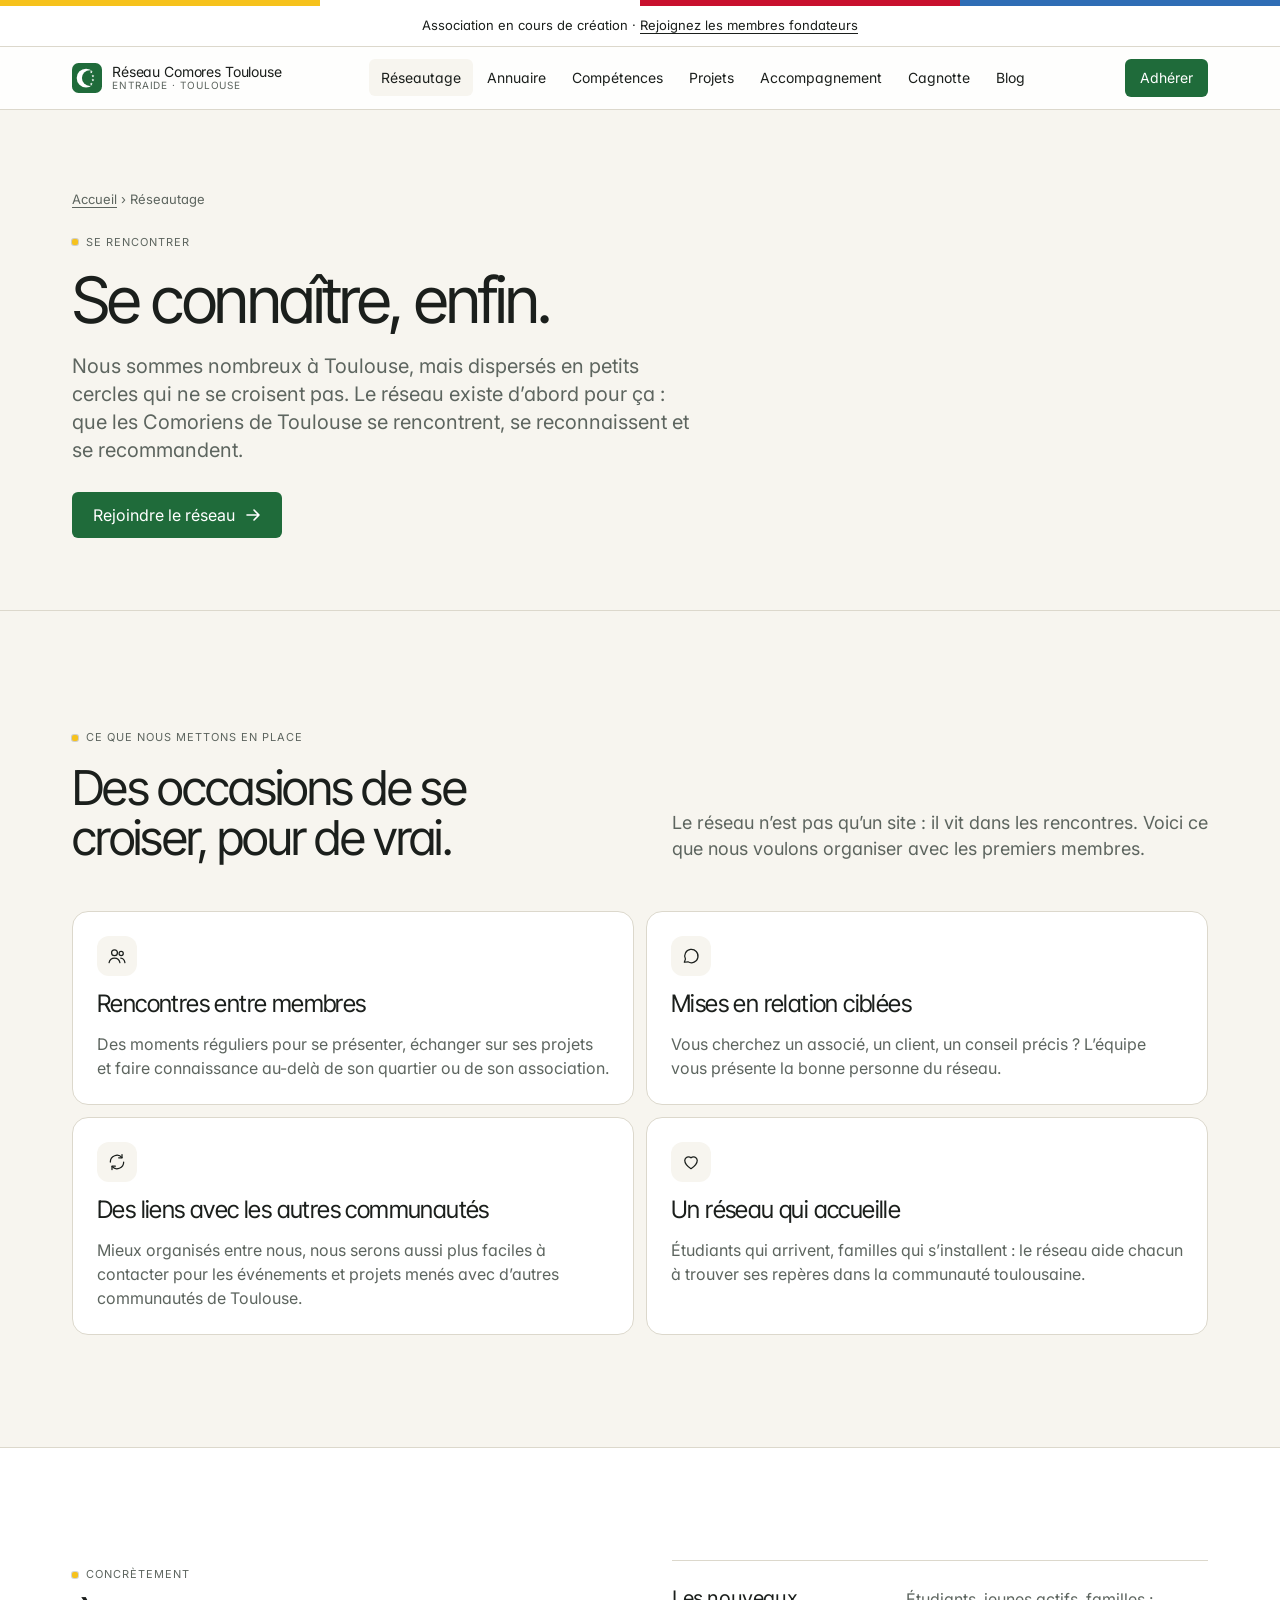
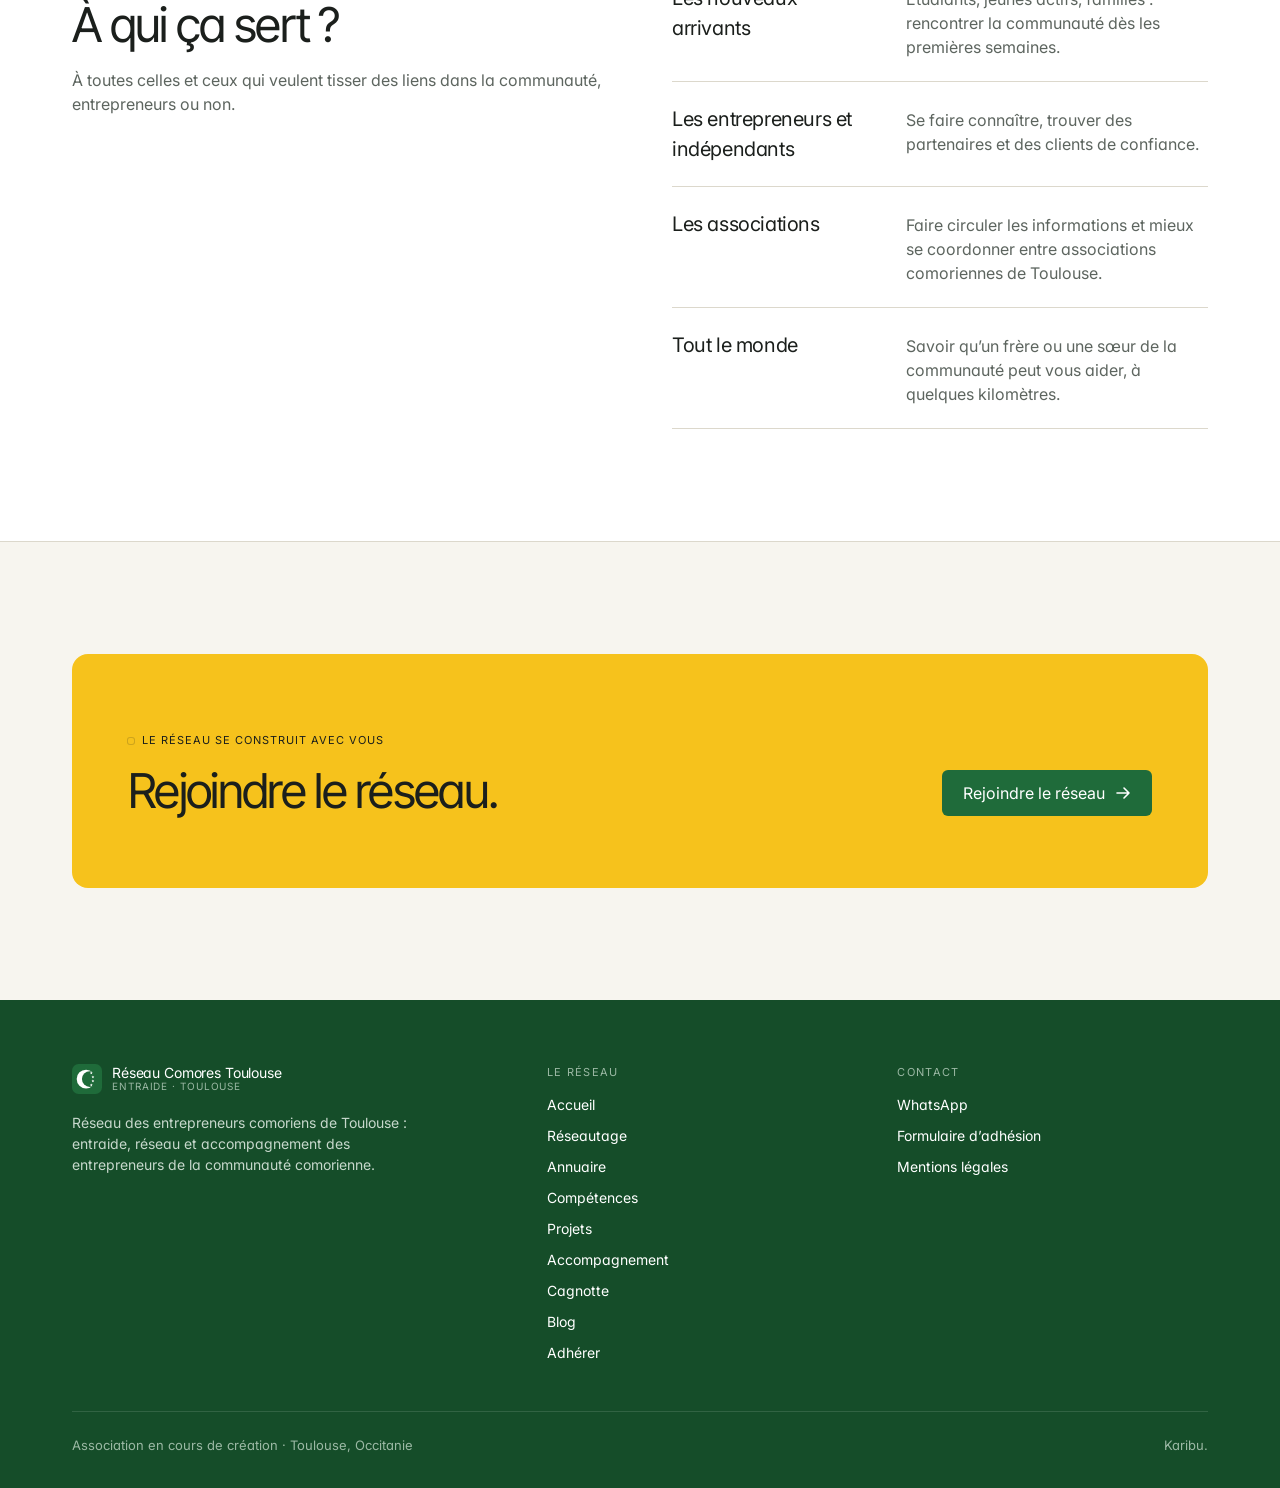
<file: reseautage/index.html>
<!doctype html>
<html lang="fr"><head>
<meta charset="utf-8"><meta name="viewport" content="width=device-width, initial-scale=1">
<title>Réseautage entre Comoriens de Toulouse · Réseau des entrepreneurs comoriens de Toulouse</title>
<meta name="description" content="Rencontres entre membres, mises en relation ciblées et liens entre les communautés : le réseautage du réseau des Comoriens de Toulouse.">
<link rel="canonical" href="https://kevinhadad36.github.io/entraide-comores-toulouse/reseautage/">
<meta property="og:type" content="website"><meta property="og:locale" content="fr_FR">
<meta property="og:site_name" content="Réseau des entrepreneurs comoriens de Toulouse">
<meta property="og:title" content="Réseautage entre Comoriens de Toulouse · Réseau des entrepreneurs comoriens de Toulouse"><meta property="og:description" content="Rencontres entre membres, mises en relation ciblées et liens entre les communautés : le réseautage du réseau des Comoriens de Toulouse.">
<meta property="og:url" content="https://kevinhadad36.github.io/entraide-comores-toulouse/reseautage/"><meta property="og:image" content="https://kevinhadad36.github.io/entraide-comores-toulouse/assets/og.png">
<meta property="og:image:width" content="1200"><meta property="og:image:height" content="630">
<meta name="twitter:card" content="summary_large_image">
<meta name="theme-color" content="#f7f5ef">
<link rel="icon" href="../assets/logo.svg" type="image/svg+xml">
<link rel="preconnect" href="https://fonts.googleapis.com"><link rel="preconnect" href="https://fonts.gstatic.com" crossorigin>
<link href="https://fonts.googleapis.com/css2?family=Inter:wght@400&family=Inter+Tight:wght@400&display=swap" rel="stylesheet">
<link rel="stylesheet" href="../assets/style.css">

</head><body>
<div class="announce">Association en cours de création · <a href="../adherer/">Rejoignez les membres fondateurs</a></div>
<header class="top"><div class="wrap nav">
<a class="brand" href="../"><svg viewBox="0 0 32 32" aria-hidden="true"><rect width="32" height="32" rx="7" fill="#1f6b3a"/><mask id="lg"><rect width="32" height="32" fill="#fff"/><circle cx="19" cy="16" r="8.4" fill="#000"/></mask><circle cx="15" cy="16" r="10" fill="#fff" mask="url(#lg)"/><g fill="#fff"><polygon points="20.60,8.05 21.01,9.04 22.07,9.12 21.26,9.82 21.51,10.85 20.60,10.30 19.69,10.85 19.94,9.82 19.13,9.12 20.19,9.04"/><polygon points="22.30,12.35 22.71,13.34 23.77,13.42 22.96,14.12 23.21,15.15 22.30,14.60 21.39,15.15 21.64,14.12 20.83,13.42 21.89,13.34"/><polygon points="22.30,16.55 22.71,17.54 23.77,17.62 22.96,18.32 23.21,19.35 22.30,18.80 21.39,19.35 21.64,18.32 20.83,17.62 21.89,17.54"/><polygon points="20.60,20.85 21.01,21.84 22.07,21.92 21.26,22.62 21.51,23.65 20.60,23.10 19.69,23.65 19.94,22.62 19.13,21.92 20.19,21.84"/></g></svg><span>Réseau Comores Toulouse<small>Entraide · Toulouse</small></span></a>
<ul><li><a href="../reseautage/" aria-current="page">Réseautage</a></li><li><a href="../annuaire/">Annuaire</a></li><li><a href="../competences/">Compétences</a></li><li><a href="../projets/">Projets</a></li><li><a href="../accompagnement/">Accompagnement</a></li><li><a href="../cagnotte/">Cagnotte</a></li><li><a href="../blog/">Blog</a></li></ul>
<div class="nav-right"><a class="btn btn-hl" href="../adherer/">Adhérer</a><button class="menu-btn" aria-label="Menu" aria-expanded="false" aria-controls="drawer"><svg viewBox="0 0 24 24"><path d="M4 8h16M4 16h16"/></svg></button></div>
</div><nav class="drawer" id="drawer"><a href="../">Accueil</a><a href="../reseautage/">Réseautage</a><a href="../annuaire/">Annuaire</a><a href="../competences/">Compétences</a><a href="../projets/">Projets</a><a href="../accompagnement/">Accompagnement</a><a href="../cagnotte/">Cagnotte</a><a href="../blog/">Blog</a><a href="../adherer/">Adhérer au réseau</a></nav></header>
<main>

<div class="page-hero"><div class="wrap">
  <p class="crumb"><a href="../">Accueil</a> › Réseautage</p>
  <span class="label">Se rencontrer</span>
  <h1>Se connaître, enfin.</h1>
  <p class="lead">Nous sommes nombreux à Toulouse, mais dispersés en petits cercles qui ne se croisent pas. Le réseau existe d’abord pour ça : que les Comoriens de Toulouse se rencontrent, se reconnaissent et se recommandent.</p>
  <div class="cta" style="margin-top:28px"><a class="btn btn-hl" href="../adherer/">Rejoindre le réseau <svg viewBox="0 0 16 16"><path d="M2 8h12M9 3l5 5-5 5"/></svg></a></div>
</div></div>

<section><div class="wrap">
  <div class="head split"><div><span class="label">Ce que nous mettons en place</span><h2 style="margin-top:16px">Des occasions de se croiser, pour de vrai.</h2></div><p>Le réseau n’est pas qu’un site : il vit dans les rencontres. Voici ce que nous voulons organiser avec les premiers membres.</p></div>
  <div class="pillars"><div class="card reveal wide"><span class="icon"><svg viewBox="0 0 24 24"><circle cx="9" cy="8" r="3.5"/><path d="M2.5 20c.8-3.6 3.4-5.5 6.5-5.5s5.7 1.9 6.5 5.5"/><circle cx="17" cy="9" r="2.5"/><path d="M16.5 14.6c2.6.2 4.4 1.9 5 5.4"/></svg></span><h3>Rencontres entre membres</h3><p>Des moments réguliers pour se présenter, échanger sur ses projets et faire connaissance au-delà de son quartier ou de son association.</p></div><div class="card reveal wide"><span class="icon"><svg viewBox="0 0 24 24"><path d="M4 19.5l1.3-3.8A8 8 0 1 1 8.4 19z"/></svg></span><h3>Mises en relation ciblées</h3><p>Vous cherchez un associé, un client, un conseil précis ? L’équipe vous présente la bonne personne du réseau.</p></div><div class="card reveal wide"><span class="icon"><svg viewBox="0 0 24 24"><path d="M4 12a8 8 0 0 1 14-5.3M20 12a8 8 0 0 1-14 5.3"/><path d="M18 3v4h-4M6 21v-4h4"/></svg></span><h3>Des liens avec les autres communautés</h3><p>Mieux organisés entre nous, nous serons aussi plus faciles à contacter pour les événements et projets menés avec d’autres communautés de Toulouse.</p></div><div class="card reveal wide"><span class="icon"><svg viewBox="0 0 24 24"><path d="M12 20s-7.5-4.6-7.5-10A4.5 4.5 0 0 1 12 7a4.5 4.5 0 0 1 7.5 3c0 5.4-7.5 10-7.5 10z"/></svg></span><h3>Un réseau qui accueille</h3><p>Étudiants qui arrivent, familles qui s’installent : le réseau aide chacun à trouver ses repères dans la communauté toulousaine.</p></div></div>
</div></section>

<section class="paper"><div class="wrap two">
  <div><span class="label">Concrètement</span><h2 style="margin-top:16px">À qui ça sert ?</h2><p class="muted" style="margin-top:18px">À toutes celles et ceux qui veulent tisser des liens dans la communauté, entrepreneurs ou non.</p></div>
  <ul class="who"><li><b>Les nouveaux arrivants</b><span>Étudiants, jeunes actifs, familles : rencontrer la communauté dès les premières semaines.</span></li><li><b>Les entrepreneurs et indépendants</b><span>Se faire connaître, trouver des partenaires et des clients de confiance.</span></li><li><b>Les associations</b><span>Faire circuler les informations et mieux se coordonner entre associations comoriennes de Toulouse.</span></li><li><b>Tout le monde</b><span>Savoir qu’un frère ou une sœur de la communauté peut vous aider, à quelques kilomètres.</span></li></ul>
</div></section>

<section><div class="wrap">
  
  <div class="final">
    <div><span class="label" style="color:var(--ink)">Le réseau se construit avec vous</span><h2 style="margin-top:16px">Rejoindre le réseau.</h2></div>
    <div class="cta"><a class="btn btn-dark" href="../adherer/">Rejoindre le réseau <svg viewBox="0 0 16 16"><path d="M2 8h12M9 3l5 5-5 5"/></svg></a></div>
  </div>
</div></section>
</main>
<footer><div class="wrap">
<div class="foot">
<div><a class="brand" href="../"><svg viewBox="0 0 32 32" aria-hidden="true"><rect width="32" height="32" rx="7" fill="#1f6b3a"/><mask id="lg"><rect width="32" height="32" fill="#fff"/><circle cx="19" cy="16" r="8.4" fill="#000"/></mask><circle cx="15" cy="16" r="10" fill="#fff" mask="url(#lg)"/><g fill="#fff"><polygon points="20.60,8.05 21.01,9.04 22.07,9.12 21.26,9.82 21.51,10.85 20.60,10.30 19.69,10.85 19.94,9.82 19.13,9.12 20.19,9.04"/><polygon points="22.30,12.35 22.71,13.34 23.77,13.42 22.96,14.12 23.21,15.15 22.30,14.60 21.39,15.15 21.64,14.12 20.83,13.42 21.89,13.34"/><polygon points="22.30,16.55 22.71,17.54 23.77,17.62 22.96,18.32 23.21,19.35 22.30,18.80 21.39,19.35 21.64,18.32 20.83,17.62 21.89,17.54"/><polygon points="20.60,20.85 21.01,21.84 22.07,21.92 21.26,22.62 21.51,23.65 20.60,23.10 19.69,23.65 19.94,22.62 19.13,21.92 20.19,21.84"/></g></svg><span>Réseau Comores Toulouse<small>Entraide · Toulouse</small></span></a><p style="margin-top:18px;max-width:38ch">Réseau des entrepreneurs comoriens de Toulouse : entraide, réseau et accompagnement des entrepreneurs de la communauté comorienne.</p></div>
<div><h4>Le réseau</h4><ul><li><a href="../">Accueil</a></li><li><a href="../reseautage/">Réseautage</a></li><li><a href="../annuaire/">Annuaire</a></li><li><a href="../competences/">Compétences</a></li><li><a href="../projets/">Projets</a></li><li><a href="../accompagnement/">Accompagnement</a></li><li><a href="../cagnotte/">Cagnotte</a></li><li><a href="../blog/">Blog</a></li><li><a href="../adherer/">Adhérer</a></li></ul></div>
<div><h4>Contact</h4><ul><li><a href="https://wa.me/33641478339">WhatsApp</a></li><li><a href="../adherer/">Formulaire d’adhésion</a></li><li><a href="../mentions-legales/">Mentions légales</a></li></ul></div>
</div>
<div class="foot-bottom"><span>Association en cours de création · Toulouse, Occitanie</span><span>Karibu.</span></div>
</div></footer>
<script src="../assets/app.js" defer></script>
</body></html>
</file>
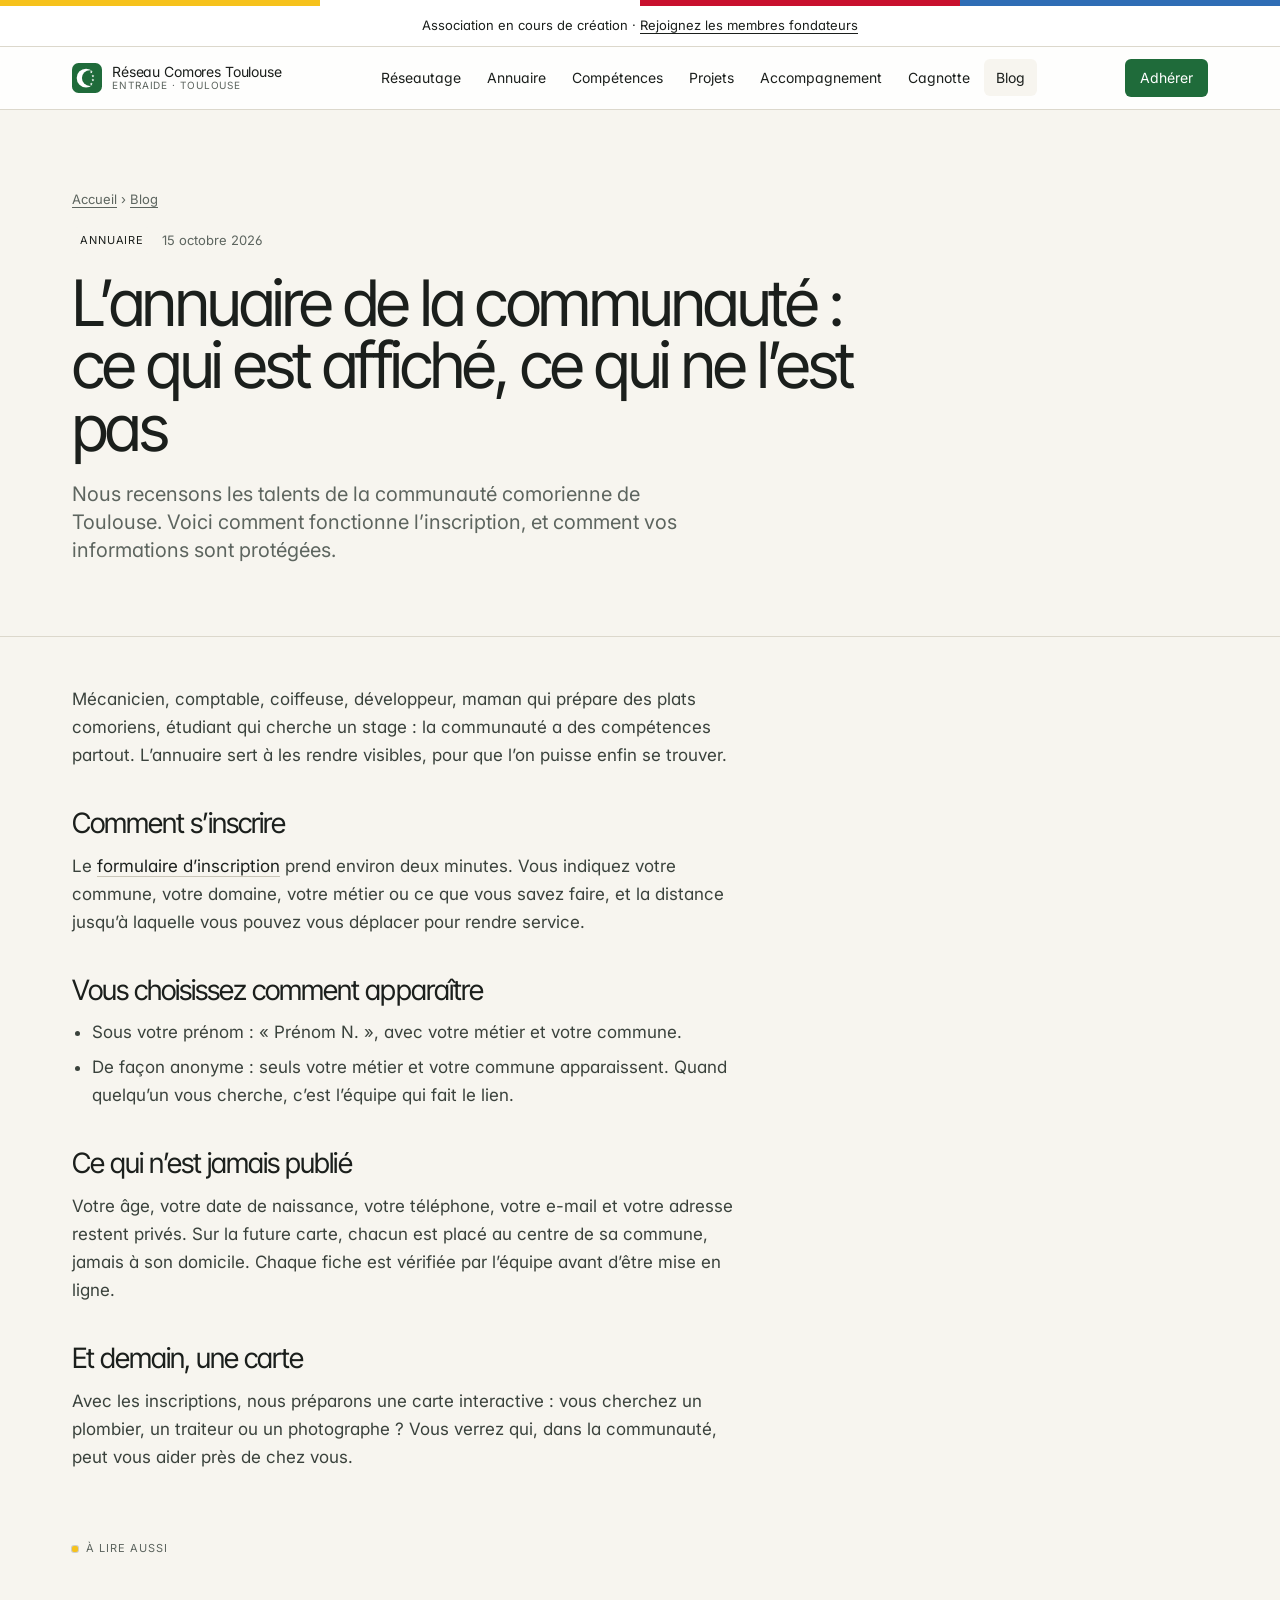
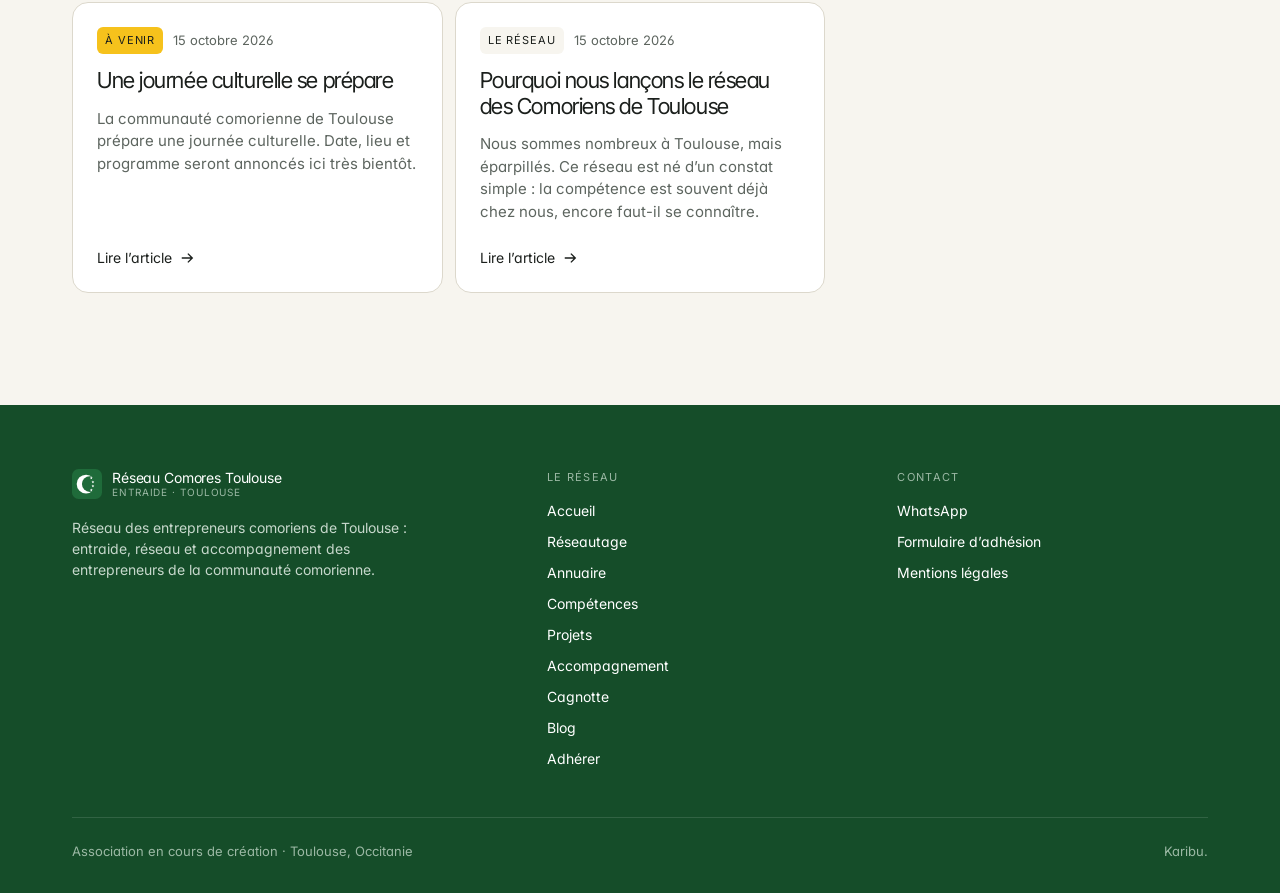
<file: blog/annuaire-de-la-communaute/index.html>
<!doctype html>
<html lang="fr"><head>
<meta charset="utf-8"><meta name="viewport" content="width=device-width, initial-scale=1">
<title>L’annuaire de la communauté : ce qui est affiché, ce qui ne l’est pas · Réseau des entrepreneurs comoriens de Toulouse</title>
<meta name="description" content="Nous recensons les talents de la communauté comorienne de Toulouse. Voici comment fonctionne l’inscription, et comment vos informations sont protégées.">
<link rel="canonical" href="https://kevinhadad36.github.io/entraide-comores-toulouse/blog/annuaire-de-la-communaute/">
<meta property="og:type" content="article"><meta property="og:locale" content="fr_FR">
<meta property="og:site_name" content="Réseau des entrepreneurs comoriens de Toulouse">
<meta property="og:title" content="L’annuaire de la communauté : ce qui est affiché, ce qui ne l’est pas · Réseau des entrepreneurs comoriens de Toulouse"><meta property="og:description" content="Nous recensons les talents de la communauté comorienne de Toulouse. Voici comment fonctionne l’inscription, et comment vos informations sont protégées.">
<meta property="og:url" content="https://kevinhadad36.github.io/entraide-comores-toulouse/blog/annuaire-de-la-communaute/"><meta property="og:image" content="https://kevinhadad36.github.io/entraide-comores-toulouse/assets/og.png">
<meta property="og:image:width" content="1200"><meta property="og:image:height" content="630">
<meta name="twitter:card" content="summary_large_image">
<meta name="theme-color" content="#f7f5ef">
<link rel="icon" href="../../assets/logo.svg" type="image/svg+xml">
<link rel="preconnect" href="https://fonts.googleapis.com"><link rel="preconnect" href="https://fonts.gstatic.com" crossorigin>
<link href="https://fonts.googleapis.com/css2?family=Inter:wght@400&family=Inter+Tight:wght@400&display=swap" rel="stylesheet">
<link rel="stylesheet" href="../../assets/style.css">

</head><body>
<div class="announce">Association en cours de création · <a href="../../adherer/">Rejoignez les membres fondateurs</a></div>
<header class="top"><div class="wrap nav">
<a class="brand" href="../../"><svg viewBox="0 0 32 32" aria-hidden="true"><rect width="32" height="32" rx="7" fill="#1f6b3a"/><mask id="lg"><rect width="32" height="32" fill="#fff"/><circle cx="19" cy="16" r="8.4" fill="#000"/></mask><circle cx="15" cy="16" r="10" fill="#fff" mask="url(#lg)"/><g fill="#fff"><polygon points="20.60,8.05 21.01,9.04 22.07,9.12 21.26,9.82 21.51,10.85 20.60,10.30 19.69,10.85 19.94,9.82 19.13,9.12 20.19,9.04"/><polygon points="22.30,12.35 22.71,13.34 23.77,13.42 22.96,14.12 23.21,15.15 22.30,14.60 21.39,15.15 21.64,14.12 20.83,13.42 21.89,13.34"/><polygon points="22.30,16.55 22.71,17.54 23.77,17.62 22.96,18.32 23.21,19.35 22.30,18.80 21.39,19.35 21.64,18.32 20.83,17.62 21.89,17.54"/><polygon points="20.60,20.85 21.01,21.84 22.07,21.92 21.26,22.62 21.51,23.65 20.60,23.10 19.69,23.65 19.94,22.62 19.13,21.92 20.19,21.84"/></g></svg><span>Réseau Comores Toulouse<small>Entraide · Toulouse</small></span></a>
<ul><li><a href="../../reseautage/">Réseautage</a></li><li><a href="../../annuaire/">Annuaire</a></li><li><a href="../../competences/">Compétences</a></li><li><a href="../../projets/">Projets</a></li><li><a href="../../accompagnement/">Accompagnement</a></li><li><a href="../../cagnotte/">Cagnotte</a></li><li><a href="../../blog/" aria-current="page">Blog</a></li></ul>
<div class="nav-right"><a class="btn btn-hl" href="../../adherer/">Adhérer</a><button class="menu-btn" aria-label="Menu" aria-expanded="false" aria-controls="drawer"><svg viewBox="0 0 24 24"><path d="M4 8h16M4 16h16"/></svg></button></div>
</div><nav class="drawer" id="drawer"><a href="../../">Accueil</a><a href="../../reseautage/">Réseautage</a><a href="../../annuaire/">Annuaire</a><a href="../../competences/">Compétences</a><a href="../../projets/">Projets</a><a href="../../accompagnement/">Accompagnement</a><a href="../../cagnotte/">Cagnotte</a><a href="../../blog/">Blog</a><a href="../../adherer/">Adhérer au réseau</a></nav></header>
<main>

<div class="page-hero"><div class="wrap article-head">
  <p class="crumb"><a href="../../">Accueil</a> › <a href="../../blog/">Blog</a></p>
  <div class="post-meta"><span class="tag">Annuaire</span><time datetime="2026-10-15">15 octobre 2026</time></div>
  <h1>L’annuaire de la communauté : ce qui est affiché, ce qui ne l’est pas</h1>
  <p class="lead">Nous recensons les talents de la communauté comorienne de Toulouse. Voici comment fonctionne l’inscription, et comment vos informations sont protégées.</p>
</div></div>
<section style="padding-top:48px"><div class="wrap">
  <article class="prose article">
<p>Mécanicien, comptable, coiffeuse, développeur, maman qui prépare des plats comoriens, étudiant qui cherche un stage : la communauté a des compétences partout. L’annuaire sert à les rendre visibles, pour que l’on puisse enfin se trouver.</p>
<h2>Comment s’inscrire</h2>
<p>Le <a class="link" href="../../adherer/">formulaire d’inscription</a> prend environ deux minutes. Vous indiquez votre commune, votre domaine, votre métier ou ce que vous savez faire, et la distance jusqu’à laquelle vous pouvez vous déplacer pour rendre service.</p>
<h2>Vous choisissez comment apparaître</h2>
<ul>
<li><b>Sous votre prénom</b> : « Prénom N. », avec votre métier et votre commune.</li>
<li><b>De façon anonyme</b> : seuls votre métier et votre commune apparaissent. Quand quelqu’un vous cherche, c’est l’équipe qui fait le lien.</li>
</ul>
<h2>Ce qui n’est jamais publié</h2>
<p>Votre âge, votre date de naissance, votre téléphone, votre e-mail et votre adresse restent privés. Sur la future carte, chacun est placé au centre de sa commune, jamais à son domicile. Chaque fiche est vérifiée par l’équipe avant d’être mise en ligne.</p>
<h2>Et demain, une carte</h2>
<p>Avec les inscriptions, nous préparons une carte interactive : vous cherchez un plombier, un traiteur ou un photographe ? Vous verrez qui, dans la communauté, peut vous aider près de chez vous.</p></article>
  <div class="head" style="margin-top:72px"><span class="label">À lire aussi</span></div><div class="posts"><a class="card post reveal" href="../../blog/journee-culturelle/">
  <div class="post-meta"><span class="tag soon">À venir</span><time datetime="2026-10-15">15 octobre 2026</time></div>
  <h3>Une journée culturelle se prépare</h3><p>La communauté comorienne de Toulouse prépare une journée culturelle. Date, lieu et programme seront annoncés ici très bientôt.</p><span class="more">Lire l’article <svg viewBox="0 0 16 16"><path d="M2 8h12M9 3l5 5-5 5"/></svg></span>
</a><a class="card post reveal" href="../../blog/pourquoi-ce-reseau/">
  <div class="post-meta"><span class="tag">Le réseau</span><time datetime="2026-10-15">15 octobre 2026</time></div>
  <h3>Pourquoi nous lançons le réseau des Comoriens de Toulouse</h3><p>Nous sommes nombreux à Toulouse, mais éparpillés. Ce réseau est né d’un constat simple : la compétence est souvent déjà chez nous, encore faut-il se connaître.</p><span class="more">Lire l’article <svg viewBox="0 0 16 16"><path d="M2 8h12M9 3l5 5-5 5"/></svg></span>
</a></div>
</div></section>
</main>
<footer><div class="wrap">
<div class="foot">
<div><a class="brand" href="../../"><svg viewBox="0 0 32 32" aria-hidden="true"><rect width="32" height="32" rx="7" fill="#1f6b3a"/><mask id="lg"><rect width="32" height="32" fill="#fff"/><circle cx="19" cy="16" r="8.4" fill="#000"/></mask><circle cx="15" cy="16" r="10" fill="#fff" mask="url(#lg)"/><g fill="#fff"><polygon points="20.60,8.05 21.01,9.04 22.07,9.12 21.26,9.82 21.51,10.85 20.60,10.30 19.69,10.85 19.94,9.82 19.13,9.12 20.19,9.04"/><polygon points="22.30,12.35 22.71,13.34 23.77,13.42 22.96,14.12 23.21,15.15 22.30,14.60 21.39,15.15 21.64,14.12 20.83,13.42 21.89,13.34"/><polygon points="22.30,16.55 22.71,17.54 23.77,17.62 22.96,18.32 23.21,19.35 22.30,18.80 21.39,19.35 21.64,18.32 20.83,17.62 21.89,17.54"/><polygon points="20.60,20.85 21.01,21.84 22.07,21.92 21.26,22.62 21.51,23.65 20.60,23.10 19.69,23.65 19.94,22.62 19.13,21.92 20.19,21.84"/></g></svg><span>Réseau Comores Toulouse<small>Entraide · Toulouse</small></span></a><p style="margin-top:18px;max-width:38ch">Réseau des entrepreneurs comoriens de Toulouse : entraide, réseau et accompagnement des entrepreneurs de la communauté comorienne.</p></div>
<div><h4>Le réseau</h4><ul><li><a href="../../">Accueil</a></li><li><a href="../../reseautage/">Réseautage</a></li><li><a href="../../annuaire/">Annuaire</a></li><li><a href="../../competences/">Compétences</a></li><li><a href="../../projets/">Projets</a></li><li><a href="../../accompagnement/">Accompagnement</a></li><li><a href="../../cagnotte/">Cagnotte</a></li><li><a href="../../blog/">Blog</a></li><li><a href="../../adherer/">Adhérer</a></li></ul></div>
<div><h4>Contact</h4><ul><li><a href="https://wa.me/33641478339">WhatsApp</a></li><li><a href="../../adherer/">Formulaire d’adhésion</a></li><li><a href="../../mentions-legales/">Mentions légales</a></li></ul></div>
</div>
<div class="foot-bottom"><span>Association en cours de création · Toulouse, Occitanie</span><span>Karibu.</span></div>
</div></footer>
<script src="../../assets/app.js" defer></script>
</body></html>
</file>
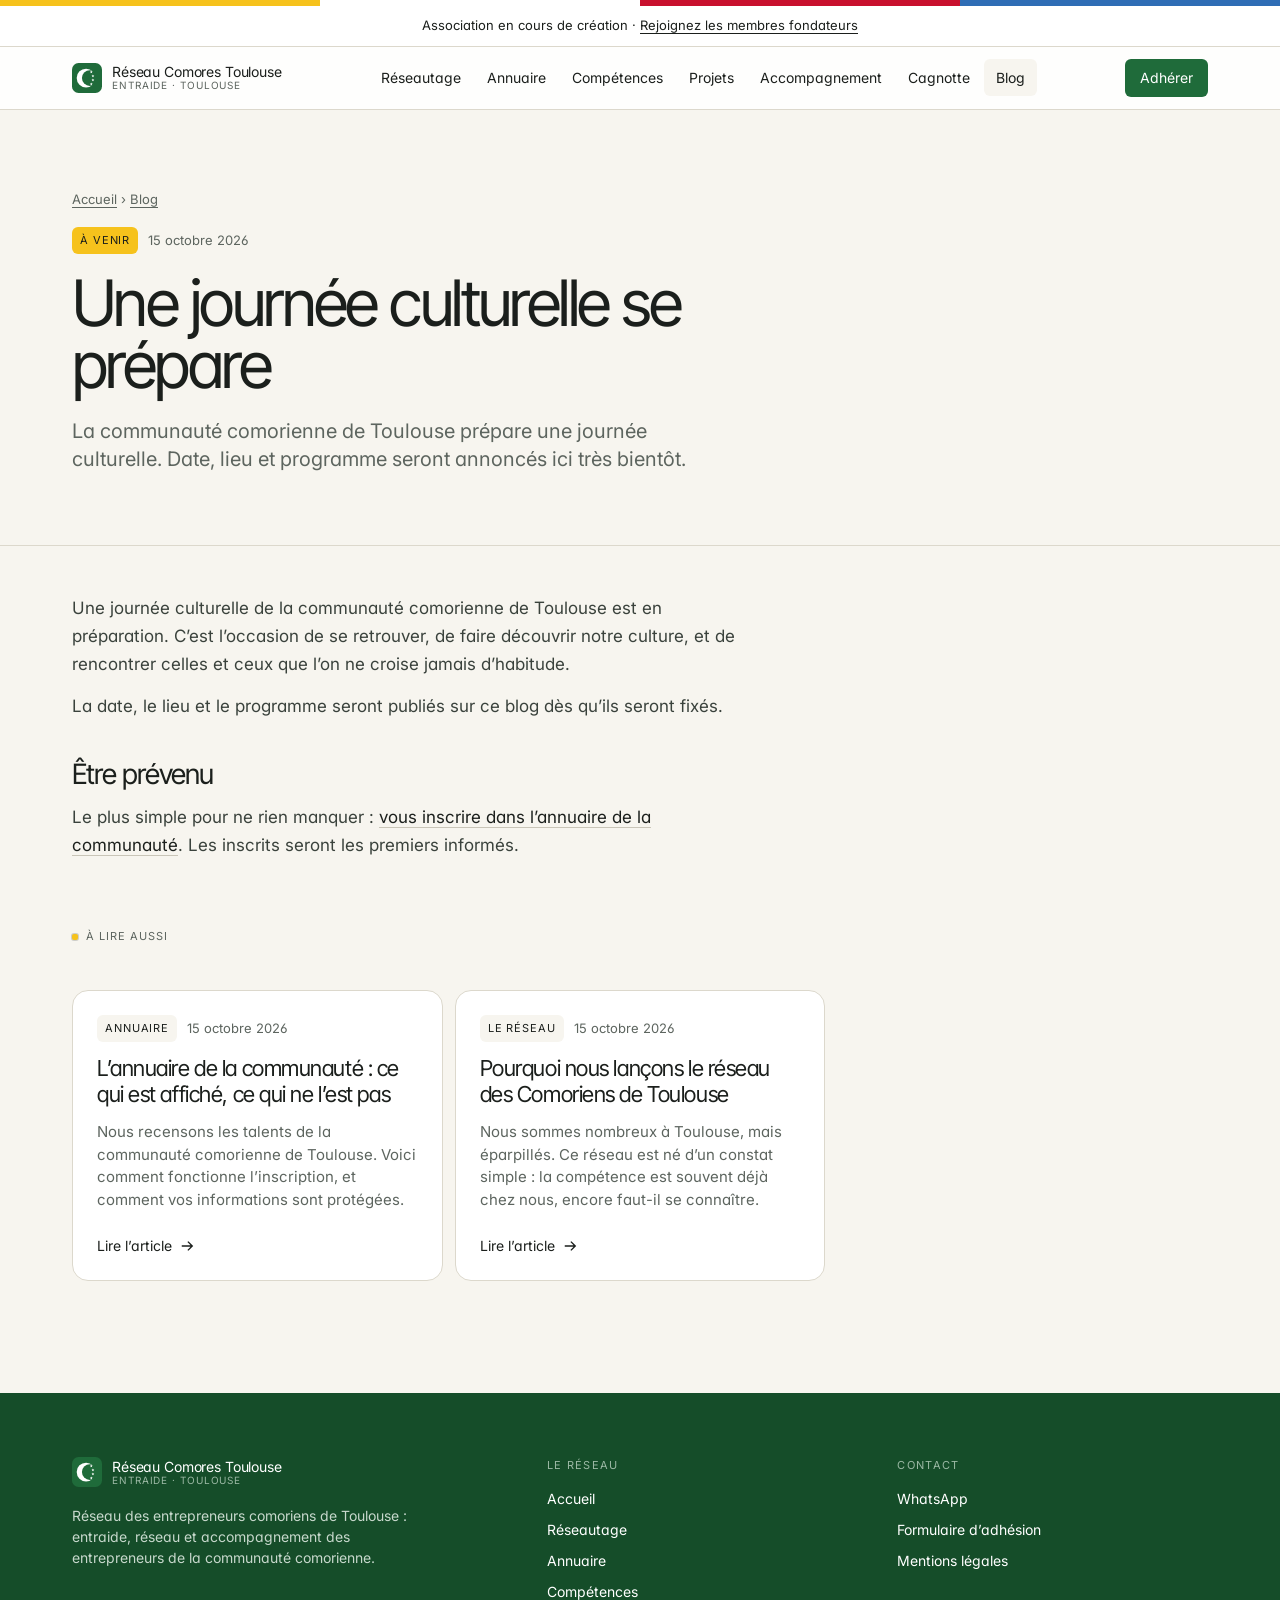
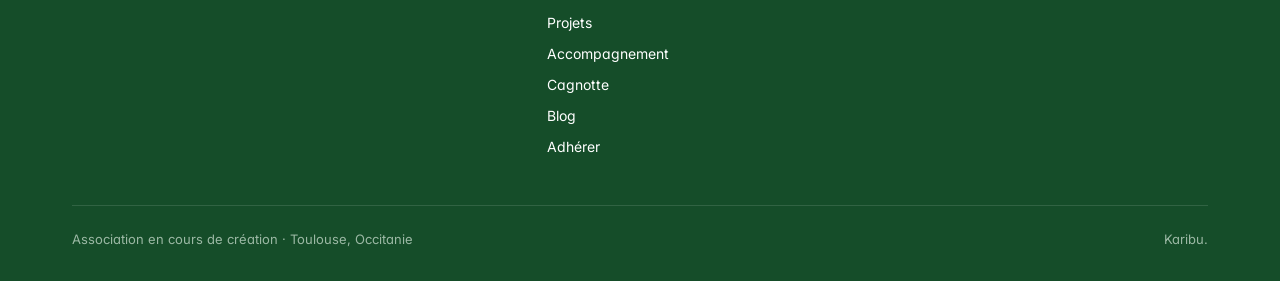
<file: blog/journee-culturelle/index.html>
<!doctype html>
<html lang="fr"><head>
<meta charset="utf-8"><meta name="viewport" content="width=device-width, initial-scale=1">
<title>Une journée culturelle se prépare · Réseau des entrepreneurs comoriens de Toulouse</title>
<meta name="description" content="La communauté comorienne de Toulouse prépare une journée culturelle. Date, lieu et programme seront annoncés ici très bientôt.">
<link rel="canonical" href="https://kevinhadad36.github.io/entraide-comores-toulouse/blog/journee-culturelle/">
<meta property="og:type" content="article"><meta property="og:locale" content="fr_FR">
<meta property="og:site_name" content="Réseau des entrepreneurs comoriens de Toulouse">
<meta property="og:title" content="Une journée culturelle se prépare · Réseau des entrepreneurs comoriens de Toulouse"><meta property="og:description" content="La communauté comorienne de Toulouse prépare une journée culturelle. Date, lieu et programme seront annoncés ici très bientôt.">
<meta property="og:url" content="https://kevinhadad36.github.io/entraide-comores-toulouse/blog/journee-culturelle/"><meta property="og:image" content="https://kevinhadad36.github.io/entraide-comores-toulouse/assets/og.png">
<meta property="og:image:width" content="1200"><meta property="og:image:height" content="630">
<meta name="twitter:card" content="summary_large_image">
<meta name="theme-color" content="#f7f5ef">
<link rel="icon" href="../../assets/logo.svg" type="image/svg+xml">
<link rel="preconnect" href="https://fonts.googleapis.com"><link rel="preconnect" href="https://fonts.gstatic.com" crossorigin>
<link href="https://fonts.googleapis.com/css2?family=Inter:wght@400&family=Inter+Tight:wght@400&display=swap" rel="stylesheet">
<link rel="stylesheet" href="../../assets/style.css">

</head><body>
<div class="announce">Association en cours de création · <a href="../../adherer/">Rejoignez les membres fondateurs</a></div>
<header class="top"><div class="wrap nav">
<a class="brand" href="../../"><svg viewBox="0 0 32 32" aria-hidden="true"><rect width="32" height="32" rx="7" fill="#1f6b3a"/><mask id="lg"><rect width="32" height="32" fill="#fff"/><circle cx="19" cy="16" r="8.4" fill="#000"/></mask><circle cx="15" cy="16" r="10" fill="#fff" mask="url(#lg)"/><g fill="#fff"><polygon points="20.60,8.05 21.01,9.04 22.07,9.12 21.26,9.82 21.51,10.85 20.60,10.30 19.69,10.85 19.94,9.82 19.13,9.12 20.19,9.04"/><polygon points="22.30,12.35 22.71,13.34 23.77,13.42 22.96,14.12 23.21,15.15 22.30,14.60 21.39,15.15 21.64,14.12 20.83,13.42 21.89,13.34"/><polygon points="22.30,16.55 22.71,17.54 23.77,17.62 22.96,18.32 23.21,19.35 22.30,18.80 21.39,19.35 21.64,18.32 20.83,17.62 21.89,17.54"/><polygon points="20.60,20.85 21.01,21.84 22.07,21.92 21.26,22.62 21.51,23.65 20.60,23.10 19.69,23.65 19.94,22.62 19.13,21.92 20.19,21.84"/></g></svg><span>Réseau Comores Toulouse<small>Entraide · Toulouse</small></span></a>
<ul><li><a href="../../reseautage/">Réseautage</a></li><li><a href="../../annuaire/">Annuaire</a></li><li><a href="../../competences/">Compétences</a></li><li><a href="../../projets/">Projets</a></li><li><a href="../../accompagnement/">Accompagnement</a></li><li><a href="../../cagnotte/">Cagnotte</a></li><li><a href="../../blog/" aria-current="page">Blog</a></li></ul>
<div class="nav-right"><a class="btn btn-hl" href="../../adherer/">Adhérer</a><button class="menu-btn" aria-label="Menu" aria-expanded="false" aria-controls="drawer"><svg viewBox="0 0 24 24"><path d="M4 8h16M4 16h16"/></svg></button></div>
</div><nav class="drawer" id="drawer"><a href="../../">Accueil</a><a href="../../reseautage/">Réseautage</a><a href="../../annuaire/">Annuaire</a><a href="../../competences/">Compétences</a><a href="../../projets/">Projets</a><a href="../../accompagnement/">Accompagnement</a><a href="../../cagnotte/">Cagnotte</a><a href="../../blog/">Blog</a><a href="../../adherer/">Adhérer au réseau</a></nav></header>
<main>

<div class="page-hero"><div class="wrap article-head">
  <p class="crumb"><a href="../../">Accueil</a> › <a href="../../blog/">Blog</a></p>
  <div class="post-meta"><span class="tag soon">À venir</span><time datetime="2026-10-15">15 octobre 2026</time></div>
  <h1>Une journée culturelle se prépare</h1>
  <p class="lead">La communauté comorienne de Toulouse prépare une journée culturelle. Date, lieu et programme seront annoncés ici très bientôt.</p>
</div></div>
<section style="padding-top:48px"><div class="wrap">
  <article class="prose article">
<p>Une journée culturelle de la communauté comorienne de Toulouse est en préparation. C’est l’occasion de se retrouver, de faire découvrir notre culture, et de rencontrer celles et ceux que l’on ne croise jamais d’habitude.</p>
<p>La date, le lieu et le programme seront publiés sur ce blog dès qu’ils seront fixés.</p>
<h2>Être prévenu</h2>
<p>Le plus simple pour ne rien manquer : <a class="link" href="../../adherer/">vous inscrire dans l’annuaire de la communauté</a>. Les inscrits seront les premiers informés.</p></article>
  <div class="head" style="margin-top:72px"><span class="label">À lire aussi</span></div><div class="posts"><a class="card post reveal" href="../../blog/annuaire-de-la-communaute/">
  <div class="post-meta"><span class="tag">Annuaire</span><time datetime="2026-10-15">15 octobre 2026</time></div>
  <h3>L’annuaire de la communauté : ce qui est affiché, ce qui ne l’est pas</h3><p>Nous recensons les talents de la communauté comorienne de Toulouse. Voici comment fonctionne l’inscription, et comment vos informations sont protégées.</p><span class="more">Lire l’article <svg viewBox="0 0 16 16"><path d="M2 8h12M9 3l5 5-5 5"/></svg></span>
</a><a class="card post reveal" href="../../blog/pourquoi-ce-reseau/">
  <div class="post-meta"><span class="tag">Le réseau</span><time datetime="2026-10-15">15 octobre 2026</time></div>
  <h3>Pourquoi nous lançons le réseau des Comoriens de Toulouse</h3><p>Nous sommes nombreux à Toulouse, mais éparpillés. Ce réseau est né d’un constat simple : la compétence est souvent déjà chez nous, encore faut-il se connaître.</p><span class="more">Lire l’article <svg viewBox="0 0 16 16"><path d="M2 8h12M9 3l5 5-5 5"/></svg></span>
</a></div>
</div></section>
</main>
<footer><div class="wrap">
<div class="foot">
<div><a class="brand" href="../../"><svg viewBox="0 0 32 32" aria-hidden="true"><rect width="32" height="32" rx="7" fill="#1f6b3a"/><mask id="lg"><rect width="32" height="32" fill="#fff"/><circle cx="19" cy="16" r="8.4" fill="#000"/></mask><circle cx="15" cy="16" r="10" fill="#fff" mask="url(#lg)"/><g fill="#fff"><polygon points="20.60,8.05 21.01,9.04 22.07,9.12 21.26,9.82 21.51,10.85 20.60,10.30 19.69,10.85 19.94,9.82 19.13,9.12 20.19,9.04"/><polygon points="22.30,12.35 22.71,13.34 23.77,13.42 22.96,14.12 23.21,15.15 22.30,14.60 21.39,15.15 21.64,14.12 20.83,13.42 21.89,13.34"/><polygon points="22.30,16.55 22.71,17.54 23.77,17.62 22.96,18.32 23.21,19.35 22.30,18.80 21.39,19.35 21.64,18.32 20.83,17.62 21.89,17.54"/><polygon points="20.60,20.85 21.01,21.84 22.07,21.92 21.26,22.62 21.51,23.65 20.60,23.10 19.69,23.65 19.94,22.62 19.13,21.92 20.19,21.84"/></g></svg><span>Réseau Comores Toulouse<small>Entraide · Toulouse</small></span></a><p style="margin-top:18px;max-width:38ch">Réseau des entrepreneurs comoriens de Toulouse : entraide, réseau et accompagnement des entrepreneurs de la communauté comorienne.</p></div>
<div><h4>Le réseau</h4><ul><li><a href="../../">Accueil</a></li><li><a href="../../reseautage/">Réseautage</a></li><li><a href="../../annuaire/">Annuaire</a></li><li><a href="../../competences/">Compétences</a></li><li><a href="../../projets/">Projets</a></li><li><a href="../../accompagnement/">Accompagnement</a></li><li><a href="../../cagnotte/">Cagnotte</a></li><li><a href="../../blog/">Blog</a></li><li><a href="../../adherer/">Adhérer</a></li></ul></div>
<div><h4>Contact</h4><ul><li><a href="https://wa.me/33641478339">WhatsApp</a></li><li><a href="../../adherer/">Formulaire d’adhésion</a></li><li><a href="../../mentions-legales/">Mentions légales</a></li></ul></div>
</div>
<div class="foot-bottom"><span>Association en cours de création · Toulouse, Occitanie</span><span>Karibu.</span></div>
</div></footer>
<script src="../../assets/app.js" defer></script>
</body></html>
</file>
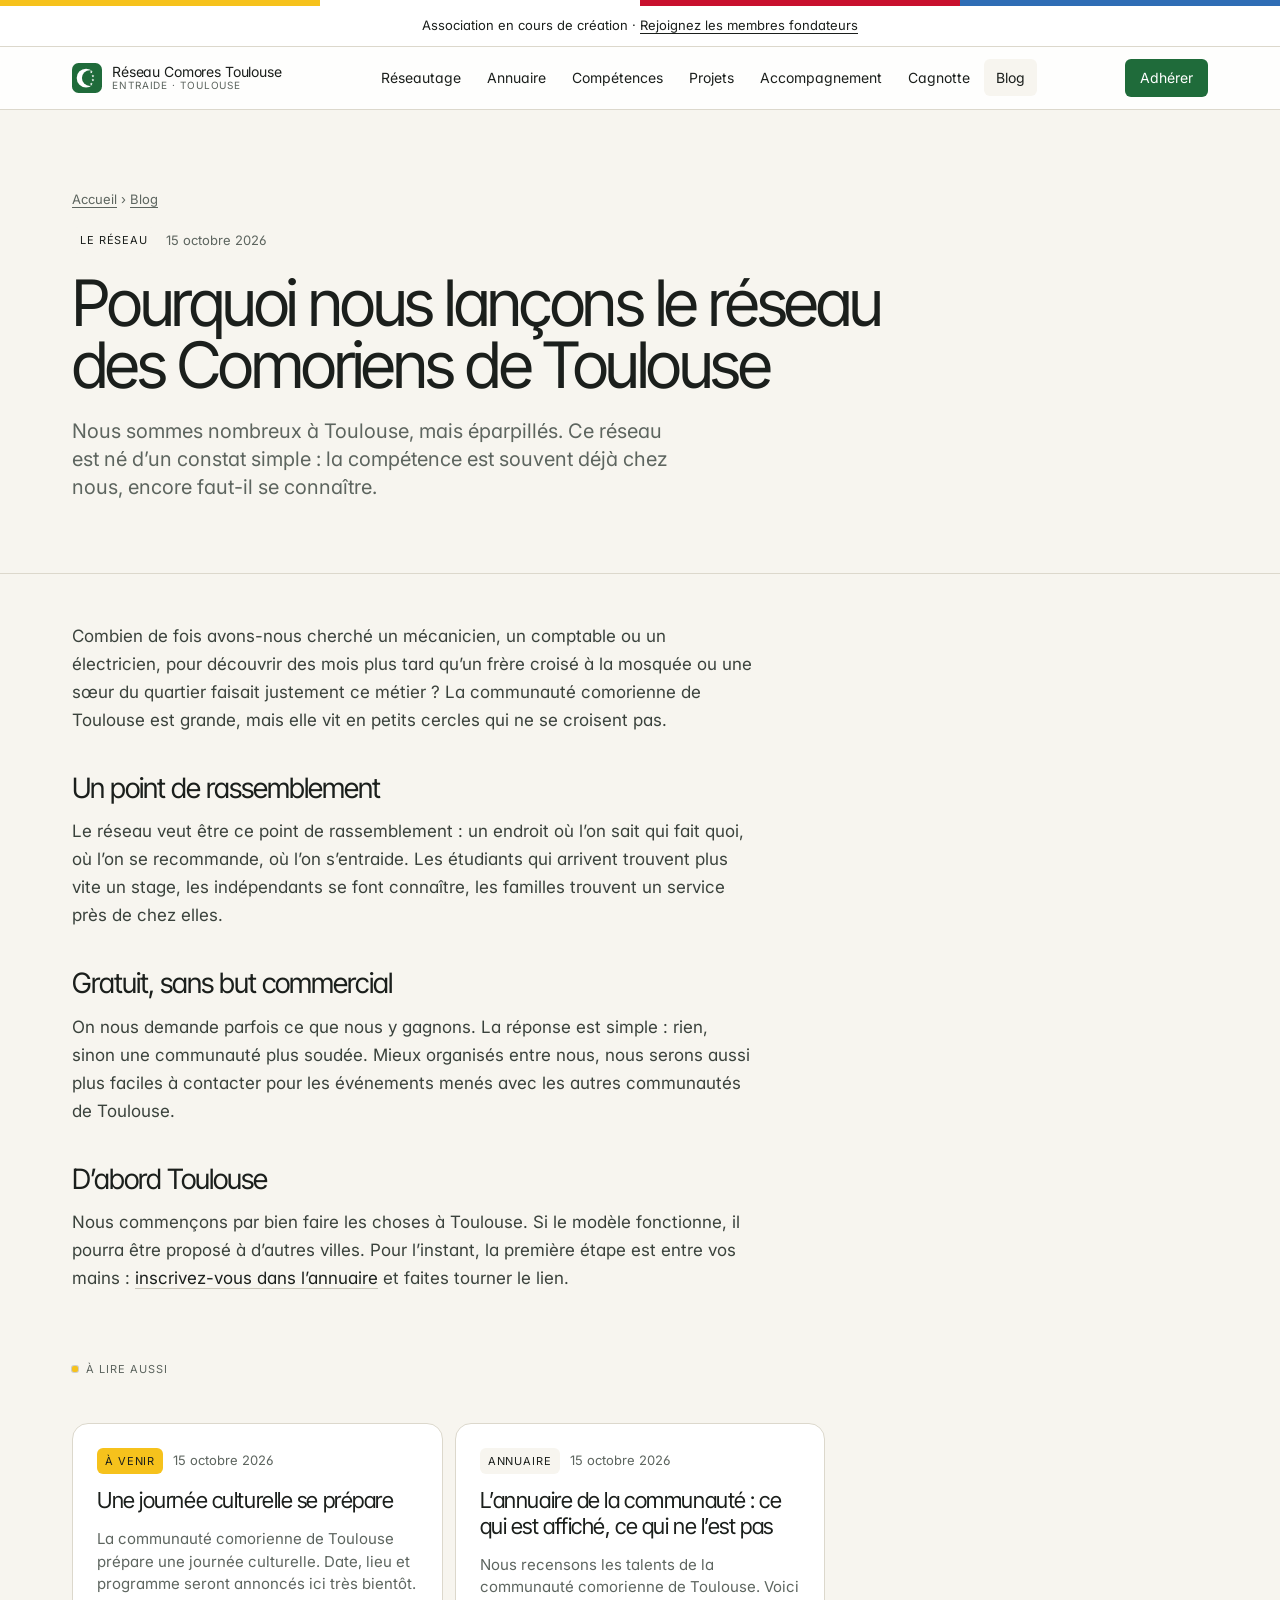
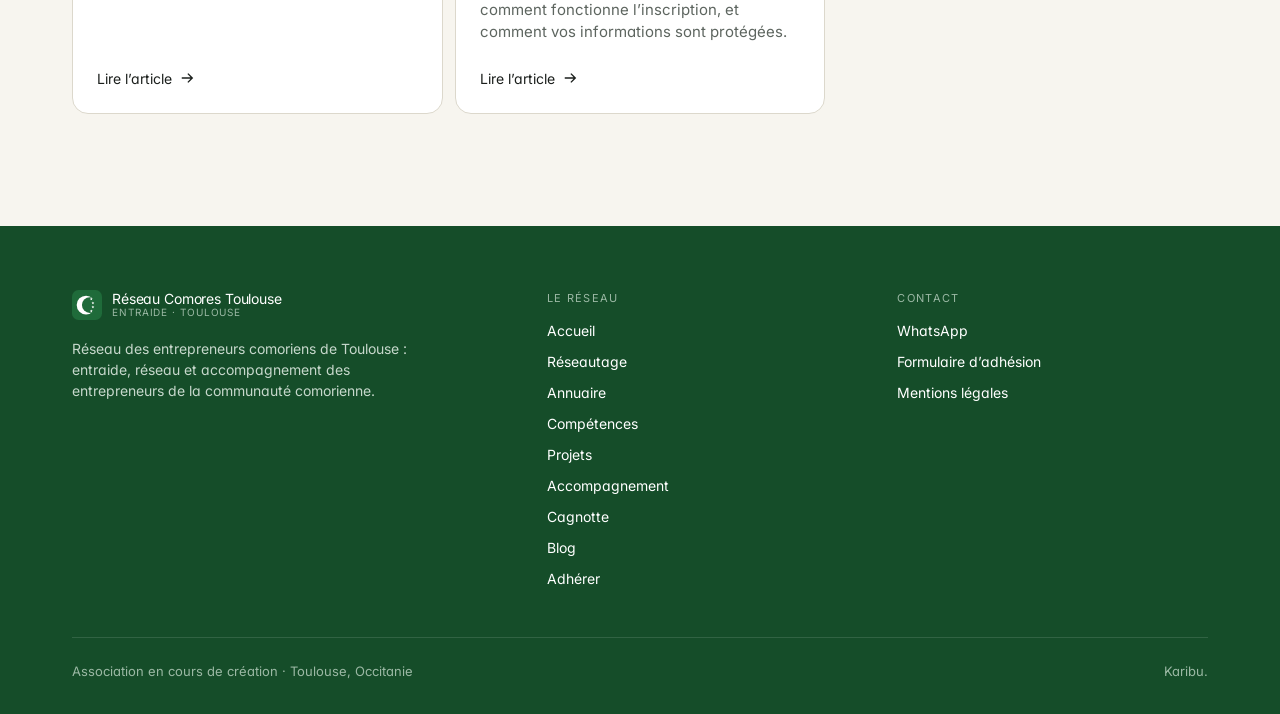
<file: blog/pourquoi-ce-reseau/index.html>
<!doctype html>
<html lang="fr"><head>
<meta charset="utf-8"><meta name="viewport" content="width=device-width, initial-scale=1">
<title>Pourquoi nous lançons le réseau des Comoriens de Toulouse · Réseau des entrepreneurs comoriens de Toulouse</title>
<meta name="description" content="Nous sommes nombreux à Toulouse, mais éparpillés. Ce réseau est né d’un constat simple : la compétence est souvent déjà chez nous, encore faut-il se connaître.">
<link rel="canonical" href="https://kevinhadad36.github.io/entraide-comores-toulouse/blog/pourquoi-ce-reseau/">
<meta property="og:type" content="article"><meta property="og:locale" content="fr_FR">
<meta property="og:site_name" content="Réseau des entrepreneurs comoriens de Toulouse">
<meta property="og:title" content="Pourquoi nous lançons le réseau des Comoriens de Toulouse · Réseau des entrepreneurs comoriens de Toulouse"><meta property="og:description" content="Nous sommes nombreux à Toulouse, mais éparpillés. Ce réseau est né d’un constat simple : la compétence est souvent déjà chez nous, encore faut-il se connaître.">
<meta property="og:url" content="https://kevinhadad36.github.io/entraide-comores-toulouse/blog/pourquoi-ce-reseau/"><meta property="og:image" content="https://kevinhadad36.github.io/entraide-comores-toulouse/assets/og.png">
<meta property="og:image:width" content="1200"><meta property="og:image:height" content="630">
<meta name="twitter:card" content="summary_large_image">
<meta name="theme-color" content="#f7f5ef">
<link rel="icon" href="../../assets/logo.svg" type="image/svg+xml">
<link rel="preconnect" href="https://fonts.googleapis.com"><link rel="preconnect" href="https://fonts.gstatic.com" crossorigin>
<link href="https://fonts.googleapis.com/css2?family=Inter:wght@400&family=Inter+Tight:wght@400&display=swap" rel="stylesheet">
<link rel="stylesheet" href="../../assets/style.css">

</head><body>
<div class="announce">Association en cours de création · <a href="../../adherer/">Rejoignez les membres fondateurs</a></div>
<header class="top"><div class="wrap nav">
<a class="brand" href="../../"><svg viewBox="0 0 32 32" aria-hidden="true"><rect width="32" height="32" rx="7" fill="#1f6b3a"/><mask id="lg"><rect width="32" height="32" fill="#fff"/><circle cx="19" cy="16" r="8.4" fill="#000"/></mask><circle cx="15" cy="16" r="10" fill="#fff" mask="url(#lg)"/><g fill="#fff"><polygon points="20.60,8.05 21.01,9.04 22.07,9.12 21.26,9.82 21.51,10.85 20.60,10.30 19.69,10.85 19.94,9.82 19.13,9.12 20.19,9.04"/><polygon points="22.30,12.35 22.71,13.34 23.77,13.42 22.96,14.12 23.21,15.15 22.30,14.60 21.39,15.15 21.64,14.12 20.83,13.42 21.89,13.34"/><polygon points="22.30,16.55 22.71,17.54 23.77,17.62 22.96,18.32 23.21,19.35 22.30,18.80 21.39,19.35 21.64,18.32 20.83,17.62 21.89,17.54"/><polygon points="20.60,20.85 21.01,21.84 22.07,21.92 21.26,22.62 21.51,23.65 20.60,23.10 19.69,23.65 19.94,22.62 19.13,21.92 20.19,21.84"/></g></svg><span>Réseau Comores Toulouse<small>Entraide · Toulouse</small></span></a>
<ul><li><a href="../../reseautage/">Réseautage</a></li><li><a href="../../annuaire/">Annuaire</a></li><li><a href="../../competences/">Compétences</a></li><li><a href="../../projets/">Projets</a></li><li><a href="../../accompagnement/">Accompagnement</a></li><li><a href="../../cagnotte/">Cagnotte</a></li><li><a href="../../blog/" aria-current="page">Blog</a></li></ul>
<div class="nav-right"><a class="btn btn-hl" href="../../adherer/">Adhérer</a><button class="menu-btn" aria-label="Menu" aria-expanded="false" aria-controls="drawer"><svg viewBox="0 0 24 24"><path d="M4 8h16M4 16h16"/></svg></button></div>
</div><nav class="drawer" id="drawer"><a href="../../">Accueil</a><a href="../../reseautage/">Réseautage</a><a href="../../annuaire/">Annuaire</a><a href="../../competences/">Compétences</a><a href="../../projets/">Projets</a><a href="../../accompagnement/">Accompagnement</a><a href="../../cagnotte/">Cagnotte</a><a href="../../blog/">Blog</a><a href="../../adherer/">Adhérer au réseau</a></nav></header>
<main>

<div class="page-hero"><div class="wrap article-head">
  <p class="crumb"><a href="../../">Accueil</a> › <a href="../../blog/">Blog</a></p>
  <div class="post-meta"><span class="tag">Le réseau</span><time datetime="2026-10-15">15 octobre 2026</time></div>
  <h1>Pourquoi nous lançons le réseau des Comoriens de Toulouse</h1>
  <p class="lead">Nous sommes nombreux à Toulouse, mais éparpillés. Ce réseau est né d’un constat simple : la compétence est souvent déjà chez nous, encore faut-il se connaître.</p>
</div></div>
<section style="padding-top:48px"><div class="wrap">
  <article class="prose article">
<p>Combien de fois avons-nous cherché un mécanicien, un comptable ou un électricien, pour découvrir des mois plus tard qu’un frère croisé à la mosquée ou une sœur du quartier faisait justement ce métier ? La communauté comorienne de Toulouse est grande, mais elle vit en petits cercles qui ne se croisent pas.</p>
<h2>Un point de rassemblement</h2>
<p>Le réseau veut être ce point de rassemblement : un endroit où l’on sait qui fait quoi, où l’on se recommande, où l’on s’entraide. Les étudiants qui arrivent trouvent plus vite un stage, les indépendants se font connaître, les familles trouvent un service près de chez elles.</p>
<h2>Gratuit, sans but commercial</h2>
<p>On nous demande parfois ce que nous y gagnons. La réponse est simple : rien, sinon une communauté plus soudée. Mieux organisés entre nous, nous serons aussi plus faciles à contacter pour les événements menés avec les autres communautés de Toulouse.</p>
<h2>D’abord Toulouse</h2>
<p>Nous commençons par bien faire les choses à Toulouse. Si le modèle fonctionne, il pourra être proposé à d’autres villes. Pour l’instant, la première étape est entre vos mains : <a class="link" href="../../adherer/">inscrivez-vous dans l’annuaire</a> et faites tourner le lien.</p></article>
  <div class="head" style="margin-top:72px"><span class="label">À lire aussi</span></div><div class="posts"><a class="card post reveal" href="../../blog/journee-culturelle/">
  <div class="post-meta"><span class="tag soon">À venir</span><time datetime="2026-10-15">15 octobre 2026</time></div>
  <h3>Une journée culturelle se prépare</h3><p>La communauté comorienne de Toulouse prépare une journée culturelle. Date, lieu et programme seront annoncés ici très bientôt.</p><span class="more">Lire l’article <svg viewBox="0 0 16 16"><path d="M2 8h12M9 3l5 5-5 5"/></svg></span>
</a><a class="card post reveal" href="../../blog/annuaire-de-la-communaute/">
  <div class="post-meta"><span class="tag">Annuaire</span><time datetime="2026-10-15">15 octobre 2026</time></div>
  <h3>L’annuaire de la communauté : ce qui est affiché, ce qui ne l’est pas</h3><p>Nous recensons les talents de la communauté comorienne de Toulouse. Voici comment fonctionne l’inscription, et comment vos informations sont protégées.</p><span class="more">Lire l’article <svg viewBox="0 0 16 16"><path d="M2 8h12M9 3l5 5-5 5"/></svg></span>
</a></div>
</div></section>
</main>
<footer><div class="wrap">
<div class="foot">
<div><a class="brand" href="../../"><svg viewBox="0 0 32 32" aria-hidden="true"><rect width="32" height="32" rx="7" fill="#1f6b3a"/><mask id="lg"><rect width="32" height="32" fill="#fff"/><circle cx="19" cy="16" r="8.4" fill="#000"/></mask><circle cx="15" cy="16" r="10" fill="#fff" mask="url(#lg)"/><g fill="#fff"><polygon points="20.60,8.05 21.01,9.04 22.07,9.12 21.26,9.82 21.51,10.85 20.60,10.30 19.69,10.85 19.94,9.82 19.13,9.12 20.19,9.04"/><polygon points="22.30,12.35 22.71,13.34 23.77,13.42 22.96,14.12 23.21,15.15 22.30,14.60 21.39,15.15 21.64,14.12 20.83,13.42 21.89,13.34"/><polygon points="22.30,16.55 22.71,17.54 23.77,17.62 22.96,18.32 23.21,19.35 22.30,18.80 21.39,19.35 21.64,18.32 20.83,17.62 21.89,17.54"/><polygon points="20.60,20.85 21.01,21.84 22.07,21.92 21.26,22.62 21.51,23.65 20.60,23.10 19.69,23.65 19.94,22.62 19.13,21.92 20.19,21.84"/></g></svg><span>Réseau Comores Toulouse<small>Entraide · Toulouse</small></span></a><p style="margin-top:18px;max-width:38ch">Réseau des entrepreneurs comoriens de Toulouse : entraide, réseau et accompagnement des entrepreneurs de la communauté comorienne.</p></div>
<div><h4>Le réseau</h4><ul><li><a href="../../">Accueil</a></li><li><a href="../../reseautage/">Réseautage</a></li><li><a href="../../annuaire/">Annuaire</a></li><li><a href="../../competences/">Compétences</a></li><li><a href="../../projets/">Projets</a></li><li><a href="../../accompagnement/">Accompagnement</a></li><li><a href="../../cagnotte/">Cagnotte</a></li><li><a href="../../blog/">Blog</a></li><li><a href="../../adherer/">Adhérer</a></li></ul></div>
<div><h4>Contact</h4><ul><li><a href="https://wa.me/33641478339">WhatsApp</a></li><li><a href="../../adherer/">Formulaire d’adhésion</a></li><li><a href="../../mentions-legales/">Mentions légales</a></li></ul></div>
</div>
<div class="foot-bottom"><span>Association en cours de création · Toulouse, Occitanie</span><span>Karibu.</span></div>
</div></footer>
<script src="../../assets/app.js" defer></script>
</body></html>
</file>
<file: assets/style.css>
/* Style : Refero « Ramp » — éditorial, filets fins.
   Couleurs alignées sur le formulaire d'inscription (drapeau des Comores) :
   fond #f7f5ef, texte #1b1f1c, vert #1f6b3a (boutons), vert foncé #154d29 (bandes sombres),
   jaune #f6c21c (surlignage, accents), bande drapeau jaune/blanc/rouge/bleu en haut de page.
   Une seule graisse (400), filets fins, pas d'ombres, rayons 6/10/12/16 uniquement. */
:root{
  --hl:#f6c21c; --ink:#1b1f1c; --obsidian:#154d29; --paper:#fff; --bone:#f7f5ef;
  --vert:#1f6b3a; --vert-fonce:#154d29; --rouge:#c8102e; --bleu:#2f6db5;
  --ash:#5d655f; --hair:#dcd8cc; --smoke:#c9c5b8; --line-dark:rgba(255,255,255,.12);
  --font:'Inter',system-ui,-apple-system,'Segoe UI',sans-serif;
  --display:'Inter Tight','Inter',system-ui,sans-serif;
  --ease:cubic-bezier(.2,.7,.2,1);
}
*{box-sizing:border-box;margin:0;padding:0}
html{scroll-behavior:smooth;scroll-padding-top:84px;-webkit-text-size-adjust:100%}
body{font-family:var(--font);font-weight:400;font-feature-settings:"ss01","cv11";color:var(--ink);background:var(--bone);font-size:16px;line-height:1.5;-webkit-font-smoothing:antialiased;overflow-x:hidden}
body::before{content:"";display:block;height:6px;background:linear-gradient(90deg,var(--hl) 0 25%,#fff 25% 50%,var(--rouge) 50% 75%,var(--bleu) 75%)}
img,svg{display:block;max-width:100%}
a{color:inherit}
b,strong{font-weight:400;background:linear-gradient(transparent 58%,var(--hl) 58%)}
:focus-visible{outline:2px solid var(--ink);outline-offset:3px;border-radius:6px}
.wrap{max-width:1200px;margin:0 auto;padding:0 20px}
@media(min-width:720px){.wrap{padding:0 32px}}

h1,h2,h3{font-family:var(--display);font-weight:400;letter-spacing:-.025em;color:var(--ink)}
h1{font-size:clamp(2.6rem,8.4vw,4.75rem);line-height:.98;letter-spacing:-.04em}
h2{font-size:clamp(2rem,5.4vw,3rem);line-height:1.04;letter-spacing:-.035em}
h3{font-size:1.5rem;line-height:1.17}
p{max-width:64ch}
.lead{font-size:1.25rem;line-height:1.4;color:var(--ink)}
.muted{color:var(--ash)}
.label{display:inline-flex;align-items:center;gap:8px;font-size:11px;line-height:1;letter-spacing:.09em;text-transform:uppercase;color:var(--ash)}
.label::before{content:"";width:6px;height:6px;border-radius:2px;background:var(--hl);box-shadow:0 0 0 1px rgba(27,31,28,.18)}
.on-dark .label{color:#a9c4b1}

/* boutons */
.btn{display:inline-flex;align-items:center;justify-content:center;gap:10px;min-height:46px;padding:0 20px;border-radius:6px;font:400 1rem/1 var(--font);text-decoration:none;border:1px solid transparent;cursor:pointer;white-space:nowrap;transition:background .3s var(--ease),border-color .3s var(--ease),color .3s var(--ease)}
.btn svg{width:16px;height:16px;stroke:currentColor;fill:none;stroke-width:1.6;stroke-linecap:round;stroke-linejoin:round;transition:transform .3s var(--ease)}
.btn:hover svg{transform:translateX(3px)}
.btn-hl{background:var(--vert);color:var(--paper)}
.btn-hl:hover{background:var(--vert-fonce)}
.on-dark .btn-hl{background:var(--hl);color:var(--ink)}
.on-dark .btn-hl:hover{background:#e5b10b}
.btn-out{background:transparent;border-color:var(--ink);color:var(--ink)}
.btn-out:hover{background:var(--paper)}
.btn-dark{background:var(--vert);color:var(--paper)}
.btn-dark:hover{background:var(--vert-fonce)}
.on-dark .btn-out{border-color:rgba(255,255,255,.5);color:var(--paper)}
.on-dark .btn-out:hover{background:rgba(255,255,255,.08)}
.btn[aria-disabled="true"]{background:var(--smoke);color:var(--ash);pointer-events:none}
.link{color:var(--ink);text-decoration:underline;text-decoration-color:var(--smoke);text-underline-offset:4px;transition:text-decoration-color .3s}
.link:hover{text-decoration-color:var(--ink)}
.cta{display:flex;flex-wrap:wrap;gap:12px;align-items:center}

/* bandeau d'annonce + nav */
.announce{background:var(--paper);border-bottom:1px solid var(--hair);font-size:13px;text-align:center;padding:10px 16px;color:var(--ink)}
.announce a{text-underline-offset:3px}
header.top{position:sticky;top:0;z-index:40;background:rgba(255,255,255,.86);backdrop-filter:blur(12px);-webkit-backdrop-filter:blur(12px);border-bottom:1px solid var(--hair);box-shadow:rgba(255,255,255,.6) 0 0 2px inset}
.nav{display:flex;align-items:center;justify-content:space-between;gap:16px;height:62px}
.brand{display:flex;align-items:center;gap:10px;text-decoration:none;min-width:0}
.brand svg{width:30px;height:30px;flex:none}
.brand span{font-size:14px;line-height:1.15;letter-spacing:-.01em;white-space:nowrap;overflow:hidden;text-overflow:ellipsis}
.brand small{display:block;font-size:10px;letter-spacing:.09em;text-transform:uppercase;color:var(--ash)}
.nav ul{display:none;list-style:none;gap:2px}
.nav ul a{display:block;padding:8px 12px;border-radius:6px;text-decoration:none;font-size:14px;transition:background .3s}
.nav ul a:hover,.nav ul a[aria-current="page"]{background:var(--bone)}
.nav .btn{min-height:38px;padding:0 14px;font-size:14px}
@media(min-width:1180px){.nav ul{display:flex}}
.menu-btn{display:inline-flex;align-items:center;justify-content:center;width:38px;height:38px;border-radius:6px;border:1px solid var(--hair);background:var(--paper);cursor:pointer}
.menu-btn svg{width:18px;height:18px;stroke:var(--ink);stroke-width:1.6;fill:none}
@media(min-width:1180px){.menu-btn{display:none}}
.nav-right{display:flex;gap:8px;align-items:center;flex:none}
.drawer{display:none;border-top:1px solid var(--hair);background:var(--paper)}
.drawer.open{display:block}
.drawer a{display:block;padding:14px 20px;border-bottom:1px solid var(--hair);text-decoration:none}
@media(min-width:1180px){.drawer{display:none!important}}

/* hero */
.hero{padding:56px 0 64px}
.hero h1{margin:20px 0 24px;max-width:14ch}
.hero h1 .hl{background:linear-gradient(transparent 62%,var(--hl) 62%);box-decoration-break:clone;-webkit-box-decoration-break:clone}
.hero .lead{max-width:540px;margin-bottom:32px}
.hero-grid{display:grid;gap:48px}
@media(min-width:980px){.hero{padding:88px 0 96px}.hero-grid{grid-template-columns:1.15fr .85fr;align-items:end;gap:64px}}

/* panneau "app" du hero */
.panel{background:var(--paper);border:1px solid var(--hair);border-radius:16px;overflow:hidden}
.panel-bar{display:flex;align-items:center;gap:6px;padding:12px 16px;border-bottom:1px solid var(--hair)}
.panel-bar i{width:9px;height:9px;border-radius:50%;background:var(--smoke)}
.panel-bar span{margin-left:10px;font-size:12px;color:var(--ash)}
.panel-body{padding:20px}
.search{display:flex;align-items:center;gap:10px;border:1px solid rgba(33,33,33,.1);border-radius:10px;padding:12px 14px;font-size:15px;color:var(--ash)}
.search svg{width:16px;height:16px;stroke:var(--ash);fill:none;stroke-width:1.6}
.search .caret{display:inline-block;width:1px;height:18px;background:var(--ink);margin-left:-6px;animation:blink 1.1s steps(1) infinite}
@keyframes blink{50%{opacity:0}}
.chips{display:flex;flex-wrap:wrap;gap:6px;margin:14px 0 18px}
.chip{font-size:13px;padding:6px 10px;border-radius:6px;background:var(--bone);color:var(--ink);border:1px solid transparent;cursor:pointer;font-family:inherit;transition:background .3s,border-color .3s}
.chip:hover{border-color:var(--smoke)}
.chip.on{background:var(--hl)}
.rows{list-style:none;border-top:1px solid var(--hair)}
.rows li{display:flex;align-items:center;gap:14px;padding:14px 0;border-bottom:1px solid var(--hair)}
.rows li:last-child{border-bottom:0}
.rows .ic{flex:none;width:36px;height:36px;border-radius:10px;background:var(--bone);display:grid;place-items:center}
.rows .ic svg{width:18px;height:18px;stroke:var(--ink);fill:none;stroke-width:1.5;stroke-linecap:round;stroke-linejoin:round}
.rows b{background:none;display:block;font-size:15px}
.rows small{display:block;font-size:13px;color:var(--ash)}
.rows .st{margin-left:auto;font-size:11px;letter-spacing:.06em;text-transform:uppercase;padding:5px 8px;border-radius:6px;background:var(--bone);white-space:nowrap}
.rows .st.go{background:var(--hl)}

/* bande obsidian */
.ticker{background:var(--obsidian);color:var(--paper)}
.ticker ul{list-style:none;display:grid;grid-template-columns:repeat(2,1fr)}
.ticker li{padding:22px 16px 22px 0;border-bottom:1px solid var(--line-dark)}
.ticker li span{display:block;font-size:10px;letter-spacing:.12em;text-transform:uppercase;color:#a9c4b1;margin-bottom:6px}
.ticker li{font-size:14px}
.ticker li a{display:block;color:inherit;text-decoration:none;transition:color .3s}
.ticker li a:hover{color:var(--hl)}
@media(min-width:880px){.ticker ul{grid-template-columns:repeat(6,1fr)}.ticker li{border-bottom:0;border-left:1px solid var(--line-dark);padding:26px 18px}.ticker li:first-child{border-left:0;padding-left:0}}

/* sections */
section{padding:80px 0}
@media(min-width:980px){section{padding:112px 0}}
section.paper{background:var(--paper);border-top:1px solid var(--hair);border-bottom:1px solid var(--hair)}
.head{display:grid;gap:20px;margin-bottom:48px}
.head p{color:var(--ash);font-size:1.125rem;line-height:1.45}
@media(min-width:980px){.head.split{grid-template-columns:1fr 1fr;align-items:end;gap:64px}}

/* manifeste */
.manifesto{font-family:var(--display);font-size:clamp(1.6rem,4.2vw,2.75rem);line-height:1.12;letter-spacing:-.03em;max-width:24ch}
.manifesto .dim{color:#8f9a92}
.manifesto-grid{display:grid;gap:40px}
@media(min-width:980px){.manifesto-grid{grid-template-columns:1.4fr .6fr;align-items:end}}

/* piliers */
.pillars{display:grid;gap:12px}
@media(min-width:720px){.pillars{grid-template-columns:repeat(2,1fr)}}
@media(min-width:1080px){.pillars{grid-template-columns:repeat(6,1fr)}.pillars .card{grid-column:span 2}.pillars .card.wide{grid-column:span 3}}
.card{background:var(--paper);border:1px solid var(--hair);border-radius:16px;padding:24px;display:flex;flex-direction:column;gap:14px;transition:border-color .3s}
a.card{text-decoration:none}
a.card:hover{border-color:var(--ink)}
.card .num{font-size:12px;letter-spacing:.08em;color:var(--ash)}
.card h3{font-size:1.5rem}
.card p{color:var(--ash)}
.card .more{margin-top:auto;padding-top:10px;font-size:14px;display:flex;align-items:center;gap:8px}
.card .more svg{width:14px;height:14px;stroke:currentColor;fill:none;stroke-width:1.6}
.card ul{list-style:none;display:grid;gap:8px;font-size:15px}
.card ul li{display:flex;gap:10px}
.card ul li::before{content:"";flex:none;width:6px;height:6px;margin-top:9px;border-radius:2px;background:var(--ink)}
.card.full .more{margin-top:0}
@media(min-width:1080px){.pillars .card.full{grid-column:1/-1;display:grid;grid-template-columns:auto 1fr 2fr auto;align-items:center;gap:32px}.card.full .num{display:none}}
.card.wash{background:var(--bone);border-color:transparent;border-radius:12px}
.card.hl{background:var(--hl);border-color:transparent}
.card.hl p,.card.hl .num{color:var(--ink)}
.icon{width:40px;height:40px;border-radius:12px;background:var(--bone);display:grid;place-items:center}
.icon svg{width:20px;height:20px;stroke:var(--ink);fill:none;stroke-width:1.5;stroke-linecap:round;stroke-linejoin:round}
.card.hl .icon{background:rgba(255,255,255,.6)}

/* étapes */
.steps{display:grid;border-top:1px solid var(--ink);counter-reset:s}
.steps li{list-style:none;display:grid;grid-template-columns:56px 1fr;gap:8px 16px;padding:28px 0;border-bottom:1px solid var(--hair)}
.steps li::before{counter-increment:s;content:"0" counter(s);font-size:13px;color:var(--ash);padding-top:6px}
.steps h3{font-size:1.375rem}
.steps p{grid-column:2;color:var(--ash)}
@media(min-width:980px){.steps{grid-template-columns:repeat(3,1fr);gap:0 32px;border-top:0}.steps li{grid-template-columns:1fr;border-top:1px solid var(--ink);border-bottom:0}.steps p{grid-column:1}}

/* panneau inversé */
.dark{background:var(--obsidian);color:#e3ece5;border-radius:16px;padding:40px 24px;display:grid;gap:40px}
.dark h2,.dark h3{color:var(--paper)}
.dark p{color:#c7d8cc}
@media(min-width:880px){.dark{padding:64px 56px;grid-template-columns:1fr 1fr;align-items:center}}
.dark-list{list-style:none;border-top:1px solid var(--line-dark)}
.dark-list li{display:flex;justify-content:space-between;gap:20px;padding:18px 0;border-bottom:1px solid var(--line-dark);color:var(--paper)}
.dark-list li span{color:#a9c4b1;font-size:14px;text-align:right}
.on-dark{color:var(--paper)}

/* jauge cagnotte */
.gauge{display:grid;gap:10px}
.gauge .bar{height:10px;border-radius:6px;background:var(--bone);overflow:hidden;border:1px solid var(--hair)}
.gauge .bar i{display:block;height:100%;background:var(--hl);border-right:1px solid var(--ink)}
.gauge .nums{display:flex;justify-content:space-between;font-size:14px;color:var(--ash);font-variant-numeric:tabular-nums}
.gauge .nums b{background:none;color:var(--ink);font-size:1.75rem;letter-spacing:-.03em}

/* pour qui / valeurs */
.who{display:grid;gap:0;border-top:1px solid var(--hair)}
.who li{list-style:none;display:grid;gap:6px;padding:22px 0;border-bottom:1px solid var(--hair)}
.who li b{background:none;font-size:1.25rem;letter-spacing:-.02em}
.who li span{color:var(--ash)}
@media(min-width:880px){.who li{grid-template-columns:.8fr 1.2fr;gap:32px;align-items:baseline}}

/* FAQ */
.faq{border-top:1px solid var(--hair)}
.faq details{border-bottom:1px solid var(--hair)}
.faq summary{list-style:none;cursor:pointer;display:flex;justify-content:space-between;gap:24px;padding:22px 0;font-size:1.125rem;letter-spacing:-.01em}
.faq summary::-webkit-details-marker{display:none}
.faq summary::after{content:"+";font-size:1.5rem;line-height:1;color:var(--ash);transition:transform .3s var(--ease)}
.faq details[open] summary::after{transform:rotate(45deg)}
.faq details p{padding:0 0 24px;color:var(--ash)}
.faq-grid{display:grid;gap:40px}
@media(min-width:980px){.faq-grid{grid-template-columns:.8fr 1.2fr;gap:64px}}

/* CTA final */
.final{background:var(--hl);border-radius:16px;padding:48px 24px;display:grid;gap:28px}
.final h2{max-width:16ch}
@media(min-width:880px){.final{padding:72px 56px;grid-template-columns:1.3fr .7fr;align-items:end}.final .cta{justify-content:flex-end}}

/* pages intérieures */
.page-hero{padding:48px 0 56px;border-bottom:1px solid var(--hair)}
.page-hero h1{font-size:clamp(2.4rem,7vw,4rem);margin:18px 0 20px;max-width:18ch}
.page-hero .lead{max-width:620px;color:var(--ash)}
@media(min-width:980px){.page-hero{padding:80px 0 72px}}
.crumb{font-size:13px;color:var(--ash);margin-bottom:18px}
.crumb a{text-underline-offset:3px}
.two{display:grid;gap:48px}
@media(min-width:980px){.two{grid-template-columns:1fr 1fr;gap:64px}}
.prose h2{font-size:clamp(1.6rem,3.6vw,2.25rem);margin:0 0 16px}
.prose p+p{margin-top:14px}
.prose p{color:#3a423c}
.note{font-size:14px;color:var(--ash);border-left:2px solid var(--hl);padding:4px 0 4px 14px}
.sticky{position:sticky;top:100px}

/* formulaire */
.form-wrap{display:grid;gap:40px;padding-top:40px;padding-bottom:96px}
@media(min-width:980px){.form-wrap{grid-template-columns:.75fr 1.25fr;gap:64px;padding-top:64px;padding-bottom:112px}}
form.join{background:var(--paper);border:1px solid var(--hair);border-radius:16px;padding:24px;display:grid;gap:28px}
@media(min-width:720px){form.join{padding:40px}}
fieldset{border:0;display:grid;gap:16px}
legend{font-family:var(--display);font-size:1.375rem;letter-spacing:-.02em;margin-bottom:6px;display:flex;align-items:baseline;gap:12px}
legend small{font-family:var(--font);font-size:12px;letter-spacing:.08em;color:var(--ash)}
.fgrid{display:grid;gap:16px}
@media(min-width:720px){.fgrid.c2{grid-template-columns:1fr 1fr}}
.field{display:grid;gap:7px}
.field>span,.group-title{font-size:14px;color:var(--ink)}
.field>span em,.group-title em{font-style:normal;color:var(--ash);font-size:13px}
input[type=text],input[type=email],input[type=tel],input[type=date],input[type=number],select,textarea{width:100%;font:400 16px/1.4 var(--font);color:var(--ink);background:var(--paper);border:1px solid rgba(33,33,33,.14);border-radius:10px;padding:13px 14px;transition:border-color .3s;appearance:none;-webkit-appearance:none}
select{background-image:url("data:image/svg+xml,%3Csvg xmlns='http://www.w3.org/2000/svg' width='12' height='8' fill='none' stroke='%231b1f1c' stroke-width='1.6'%3E%3Cpath d='M1 1.5l5 5 5-5'/%3E%3C/svg%3E");background-repeat:no-repeat;background-position:right 14px center;padding-right:40px}
textarea{min-height:110px;resize:vertical}
input:focus,select:focus,textarea:focus{outline:0;border-color:var(--ink)}
input::placeholder,textarea::placeholder{color:#8f9a92}
.opts{display:flex;flex-wrap:wrap;gap:8px}
.opt{position:relative}
.opt input{position:absolute;opacity:0;inset:0;cursor:pointer}
.opt span{display:inline-flex;align-items:center;gap:8px;padding:10px 14px;border-radius:6px;border:1px solid rgba(33,33,33,.14);font-size:15px;cursor:pointer;transition:background .3s,border-color .3s}
.opt input:checked+span{background:var(--hl);border-color:var(--ink)}
.opt input:focus-visible+span{outline:2px solid var(--ink);outline-offset:2px}
.check{display:flex;gap:12px;align-items:flex-start;font-size:14px;color:#3a423c;cursor:pointer}
.check input{flex:none;width:20px;height:20px;margin-top:1px;accent-color:var(--vert)}
.hp{position:absolute;left:-9999px;width:1px;height:1px;overflow:hidden}
.form-foot{display:flex;flex-wrap:wrap;gap:16px;align-items:center;justify-content:space-between;border-top:1px solid var(--hair);padding-top:24px}
.form-foot p{font-size:13px;color:var(--ash);max-width:40ch}
.form-msg{font-size:14px;padding:12px 14px;border-radius:10px;background:var(--bone)}
.form-msg.err{background:#fde8e6}
.done{display:none;background:var(--paper);border:1px solid var(--hair);border-radius:16px;padding:40px 24px;text-align:left}
.done.show{display:grid;gap:18px}
.done h2{font-size:clamp(2rem,5vw,2.75rem)}
.done .big{width:56px;height:56px;border-radius:12px;background:var(--hl);display:grid;place-items:center}
.done .big svg{width:26px;height:26px;stroke:var(--ink);fill:none;stroke-width:1.8}
.progress{display:flex;gap:6px;margin-bottom:6px}
.progress i{flex:1;height:4px;border-radius:6px;background:var(--hair);transition:background .3s}
.progress i.on{background:var(--ink)}
.aside-list{list-style:none;display:grid;gap:14px;margin-top:28px}
.aside-list li{display:flex;gap:12px;font-size:15px}
.aside-list li svg{flex:none;width:20px;height:20px;stroke:var(--ink);fill:none;stroke-width:1.6;stroke-linecap:round;stroke-linejoin:round}

/* annuaire */
.dir-tools{display:grid;gap:14px;margin-bottom:28px}
.dir-tools input{max-width:520px}
.dir{display:grid;gap:12px}
@media(min-width:720px){.dir{grid-template-columns:repeat(2,1fr)}}
@media(min-width:1080px){.dir{grid-template-columns:repeat(3,1fr)}}
.member .sector{font-size:11px;letter-spacing:.08em;text-transform:uppercase;color:var(--ash)}
.member .meta{font-size:14px;color:var(--ash)}
.member .actions{display:flex;flex-wrap:wrap;gap:8px;margin-top:auto;padding-top:6px}
.member .actions a{font-size:14px;padding:8px 12px;border-radius:6px;background:var(--bone);text-decoration:none;transition:background .3s}
.member .actions a:hover{background:var(--hl)}
.empty{border:1px dashed var(--smoke);border-radius:16px;padding:48px 24px;display:grid;gap:16px;justify-items:start}
.empty h3{font-size:1.75rem;max-width:22ch}

/* footer */
footer{background:var(--obsidian);color:#c7d8cc;padding:64px 0 32px;font-size:14px}
footer .brand span{color:var(--paper)}
footer .brand small{color:#9bb8a4}
.foot{display:grid;gap:40px}
@media(min-width:880px){.foot{grid-template-columns:1.4fr 1fr 1fr}}
footer h4{font-weight:400;font-size:11px;letter-spacing:.12em;text-transform:uppercase;color:#9bb8a4;margin-bottom:14px}
footer ul{list-style:none;display:grid;gap:10px}
footer a{text-decoration:none;color:var(--paper)}
footer a:hover{text-decoration:underline;text-underline-offset:3px}
.foot-bottom{margin-top:48px;padding-top:24px;border-top:1px solid var(--line-dark);display:flex;flex-wrap:wrap;gap:12px;justify-content:space-between;font-size:13px;color:#9bb8a4}

/* apparition douce (couleur/opacité uniquement) */
@media (prefers-reduced-motion:no-preference){
  .reveal{opacity:0;transition:opacity .6s var(--ease)}
  .reveal.in{opacity:1}
}
@media (prefers-reduced-motion:reduce){html{scroll-behavior:auto}.search .caret{animation:none}}

/* formulaire d'inscription (annuaire) */
.hint{font-size:13px;color:var(--ash)}
.naiss{display:flex;flex-wrap:wrap;gap:12px;align-items:center}
.naiss input{max-width:220px}
#age-preview{color:var(--vert);font-size:15px}
.combo{position:relative;display:block}
.combo ul{position:absolute;z-index:5;left:0;right:0;top:calc(100% + 4px);list-style:none;padding:6px;background:var(--paper);border:1px solid var(--hair);border-radius:10px}
.combo li{padding:10px 12px;border-radius:6px;cursor:pointer;font-size:15px}
.combo li:hover{background:var(--bone)}
.combo li small{margin-left:6px;color:var(--ash)}
.choices{display:grid;gap:12px}
@media(min-width:720px){.choices{grid-template-columns:1fr 1fr}}
.choice{position:relative;display:grid;gap:4px;padding:16px 16px 16px 46px;border:1px solid rgba(33,33,33,.14);border-radius:10px;cursor:pointer;transition:background .3s,border-color .3s}
.choice input{position:absolute;left:16px;top:18px;width:18px;height:18px;margin:0;accent-color:var(--vert)}
.choice small{font-size:13px;color:var(--ash)}
.choice:has(input:checked){border-color:var(--vert);background:#eef4ef}
.invalid input,.invalid select,.invalid .opt span,.choices.invalid .choice{border-color:var(--rouge)}
.check.invalid span{color:var(--rouge)}
.token{display:grid;grid-template-columns:1fr auto;gap:10px;align-items:center;padding:14px;border-radius:10px;background:var(--bone)}
.token p{grid-column:1/-1;font-size:14px}
.token code{font-size:14px;word-break:break-all}

/* blog */
.posts{display:grid;gap:12px}
@media(min-width:720px){.posts{grid-template-columns:repeat(2,1fr)}}
@media(min-width:1080px){.posts{grid-template-columns:repeat(3,1fr)}}
.post h3{font-size:1.375rem;letter-spacing:-.02em}
.post p{color:var(--ash);font-size:15px}
.post:hover{border-color:var(--ink)}
.post-meta{display:flex;flex-wrap:wrap;align-items:center;gap:10px;font-size:13px;color:var(--ash)}
.tag{font-size:11px;letter-spacing:.08em;text-transform:uppercase;padding:5px 8px;border-radius:6px;background:var(--bone);color:var(--ink)}
.tag.soon{background:var(--hl)}
.article-head h1{max-width:22ch}
.article-head .post-meta{margin-top:4px}
.article{max-width:680px}
.article h2{font-size:clamp(1.4rem,3vw,1.75rem);margin:40px 0 14px}
.article p{font-size:17px;line-height:1.65}
.article ul{margin:14px 0 0 20px;display:grid;gap:8px;font-size:17px;line-height:1.6;color:#3a423c}
.article b{background:none}
</file>
